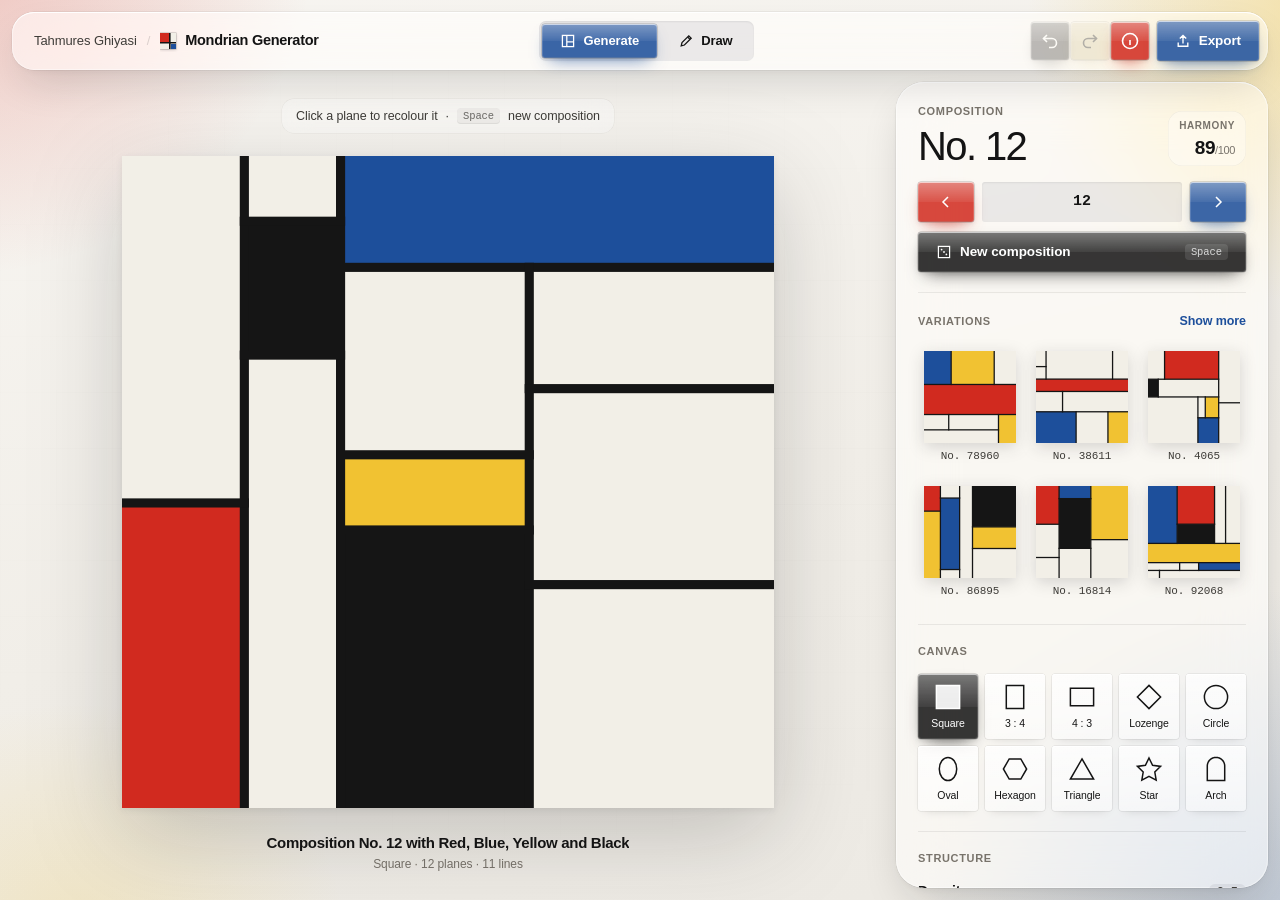
<file: mondrian-generator/index.html>
<!DOCTYPE html>
<html lang="en">
<head>
<meta charset="utf-8">
<meta name="viewport" content="width=device-width, initial-scale=1, viewport-fit=cover">
<title>Mondrian Generator — Tahmures Ghiyasi</title>
<meta name="description" content="Draw a few rough lines and a machine-learning system completes them into a Mondrian-style composition. A computational design and human–robot co-authorship project by Tahmures Ghiyasi.">
<meta name="author" content="Tahmures Ghiyasi">
<meta name="theme-color" content="#F4F2EE">
<meta name="color-scheme" content="light">
<!-- Live at https://tahmuresghiyasi.com/mondrian-generator/ -->
<link rel="canonical" href="https://tahmuresghiyasi.com/mondrian-generator/">
<meta property="og:type" content="website">
<meta property="og:site_name" content="Tahmures Ghiyasi">
<meta property="og:title" content="Mondrian Generator">
<meta property="og:description" content="Draw a line. The system completes the painting. A computational design and human–robot co-authorship project.">
<meta property="og:url" content="https://tahmuresghiyasi.com/mondrian-generator/">
<meta property="og:image" content="https://tahmuresghiyasi.com/mondrian-generator/og-image.png">
<meta property="og:image:width" content="1200">
<meta property="og:image:height" content="630">
<meta property="og:image:alt" content="A Mondrian-style composition of black lines and red, blue and yellow planes.">
<meta name="twitter:card" content="summary_large_image">
<meta name="apple-mobile-web-app-capable" content="yes">
<meta name="mobile-web-app-capable" content="yes">
<meta name="apple-mobile-web-app-title" content="Mondrian">
<link rel="manifest" href="manifest.webmanifest">
<link rel="apple-touch-icon" href="apple-touch-icon.png">
<link rel="icon" href="data:image/svg+xml,%3Csvg xmlns='http://www.w3.org/2000/svg' viewBox='0 0 16 16'%3E%3Crect width='16' height='16' fill='%23F2EFE7'/%3E%3Crect width='9' height='9' fill='%23D12A1F'/%3E%3Crect x='11' y='11' width='5' height='5' fill='%231D4F9B'/%3E%3Cpath d='M9.8 0v16M0 9.8h16' stroke='%23151515' stroke-width='1.6'/%3E%3C/svg%3E">
<style>
/* ============================================================
   Mondrian Generator — liquid-glass interface
   Mondrian palette on a soft wallpaper; frosted, floating panels.
   ============================================================ */
:root{
  --paper:#F4F2EE; --panel:#FCFBF8; --ink:#141414; --ink-2:#3E3C38; --muted:#78736B;
  --hover:rgba(20,20,20,.055); --press:rgba(20,20,20,.09);
  --rule:rgba(20,20,20,.075); --rule-2:rgba(20,20,20,.15); --focus:#1D4F9B;
  --c-white:#F2EFE7; --c-red:#D12A1F; --c-blue:#1D4F9B; --c-yellow:#F1C232; --c-black:#151515;
  --font:-apple-system,BlinkMacSystemFont,"SF Pro Text","SF Pro Display","Segoe UI Variable Text","Segoe UI",Inter,"Helvetica Neue",Helvetica,Arial,sans-serif;
  --mono:ui-monospace,"SF Mono",SFMono-Regular,Menlo,Consolas,"Liberation Mono",monospace;
  --ease:cubic-bezier(.2,.8,.2,1); --spring:cubic-bezier(.3,1.35,.6,1);

  /* glass */
  --glass:rgba(255,255,255,.56);
  --glass-hi:rgba(255,255,255,.74);
  --glass-lo:rgba(255,255,255,.34);
  --glass-fill:rgba(118,118,128,.12);
  --glass-blur:saturate(185%) blur(28px);
  --glass-shadow:
     inset 0 1px 0 rgba(255,255,255,.9),
     inset 0 0 0 1px rgba(255,255,255,.42),
     0 0 0 .5px rgba(20,20,20,.09),
     0 2px 6px rgba(20,20,20,.04),
     0 18px 44px -12px rgba(20,20,20,.20);
  --glass-shadow-sm:
     inset 0 1px 0 rgba(255,255,255,.9),
     inset 0 0 0 1px rgba(255,255,255,.4),
     0 0 0 .5px rgba(20,20,20,.08),
     0 6px 18px -6px rgba(20,20,20,.16);
  --r-xl:28px; --r-lg:20px; --r-md:14px; --r-sm:10px;

  --insp:372px; --top:58px; --thumb:22px; --gap:12px;
}
*,*::before,*::after{box-sizing:border-box}
[hidden]{display:none!important}
html,body{height:100%;margin:0;background:var(--paper)}
body{color:var(--ink);font:14px/1.45 var(--font);letter-spacing:-.006em;-webkit-font-smoothing:antialiased;text-rendering:optimizeLegibility;-webkit-tap-highlight-color:transparent}
p{margin:0}
a{color:inherit}
button{font:inherit;color:inherit;letter-spacing:inherit}
svg{flex:none}
:focus-visible{outline:2px solid var(--focus);outline-offset:2px}
.vh{position:absolute!important;width:1px;height:1px;overflow:hidden;clip:rect(0 0 0 0);white-space:nowrap}
kbd{font:500 10.5px/1 var(--mono);padding:3px 6px;border-radius:0;background:rgba(20,20,20,.06);box-shadow:inset 0 -1px 0 rgba(20,20,20,.08);color:inherit;opacity:.75}

/* ---- wallpaper: Mondrian colours, diffused ---- */
body::before{content:"";position:fixed;inset:0;z-index:0;pointer-events:none;
  background:
    radial-gradient(42vmax 38vmax at -4% -6%, color-mix(in srgb,var(--c-red) 26%,transparent), transparent 68%),
    radial-gradient(36vmax 34vmax at 104% 2%, color-mix(in srgb,var(--c-yellow) 38%,transparent), transparent 66%),
    radial-gradient(44vmax 40vmax at 102% 104%, color-mix(in srgb,var(--c-blue) 24%,transparent), transparent 68%),
    radial-gradient(30vmax 26vmax at 6% 104%, color-mix(in srgb,var(--c-yellow) 20%,transparent), transparent 70%),
    linear-gradient(165deg,#F8F6F2 0%,#F1EEE8 55%,#ECE9E3 100%)}
body::after{content:"";position:fixed;inset:0;z-index:0;pointer-events:none;opacity:.5;
  background-image:linear-gradient(rgba(20,20,20,.025) 1px,transparent 1px),linear-gradient(90deg,rgba(20,20,20,.025) 1px,transparent 1px);
  background-size:56px 56px;mask-image:radial-gradient(ellipse at 40% 50%,#000 20%,transparent 75%);-webkit-mask-image:radial-gradient(ellipse at 40% 50%,#000 20%,transparent 75%)}

/* ---- the glass material ----
   The top bar draws its glass on a pseudo-element so the export menu inside it
   can be a glass sheet of its own (nested backdrop-filters do not compose). */
.inspector,.drawbar,.menu,.bottombar{background:var(--glass);-webkit-backdrop-filter:var(--glass-blur);backdrop-filter:var(--glass-blur);box-shadow:var(--glass-shadow)}
.topbar::before{content:"";position:absolute;inset:0;z-index:-1;border-radius:0;background:var(--glass);-webkit-backdrop-filter:var(--glass-blur);backdrop-filter:var(--glass-blur);box-shadow:var(--glass-shadow)}

/* ================= app shell ================= */
.app{position:relative;z-index:1;display:grid;height:100vh;height:100dvh;padding:var(--gap);gap:var(--gap);
  grid-template-columns:minmax(0,1fr) var(--insp);grid-template-rows:var(--top) minmax(0,1fr);grid-template-areas:"top top" "stage insp"}

/* ---- top bar ---- */
.topbar{grid-area:top;position:relative;z-index:20;display:grid;grid-template-columns:1fr auto 1fr;align-items:center;gap:12px;padding:0 9px 0 22px;border-radius:0}
.tb-left{display:flex;align-items:center;gap:10px;min-width:0;font-size:13px}
.site{color:var(--ink-2);text-decoration:none;white-space:nowrap;transition:color .15s}
.site:hover{color:var(--ink)}
.slash{color:var(--rule-2)}
.brand{display:flex;align-items:center;gap:9px;font-weight:650;font-size:14.5px;letter-spacing:-.02em;white-space:nowrap;overflow:hidden;text-overflow:ellipsis}
.brand svg{border-radius:0;box-shadow:0 0 0 .5px rgba(20,20,20,.25),0 1px 3px rgba(20,20,20,.18)}
.tb-center{display:flex;justify-content:center}
.tb-right{display:flex;align-items:center;justify-content:flex-end;gap:2px}

/* segmented control: recessed track, raised glass thumb */
.seg{display:inline-flex;padding:3px;gap:2px;border-radius:0;background:var(--glass-fill);box-shadow:inset 0 1px 2px rgba(20,20,20,.06)}
.seg button{appearance:none;display:inline-flex;align-items:center;gap:7px;background:transparent;border:0;padding:0 18px;height:34px;border-radius:0;font-size:13px;font-weight:550;color:var(--ink-2);cursor:pointer;white-space:nowrap;transition:background .22s var(--ease),color .22s var(--ease),box-shadow .22s var(--ease),transform .12s}
.seg button:hover{color:var(--ink)}
.seg button:active{transform:scale(.97)}
.seg button[aria-pressed="true"]{background:#fff;color:var(--ink);box-shadow:0 0 0 .5px rgba(20,20,20,.06),0 3px 8px rgba(20,20,20,.12),0 1px 1px rgba(20,20,20,.05)}

.icon-btn{appearance:none;width:38px;height:38px;border:0;padding:0;background:transparent;border-radius:0;display:grid;place-items:center;cursor:pointer;color:var(--ink);transition:background .15s,opacity .15s,transform .12s}
.icon-btn:hover{background:var(--hover)}
.icon-btn:active{background:var(--press);transform:scale(.94)}
.icon-btn:disabled{opacity:.28;cursor:default;background:transparent;transform:none}
.icon-btn.sm{width:32px;height:32px}
.icon-btn.boxed{background:var(--glass-hi);box-shadow:var(--glass-shadow-sm);width:40px;height:40px}
.icon-btn.boxed:hover{background:#fff}

.btn{appearance:none;height:40px;padding:0 18px;border:0;border-radius:0;background:var(--glass-hi);box-shadow:var(--glass-shadow-sm);font-weight:600;font-size:13.5px;cursor:pointer;display:inline-flex;align-items:center;justify-content:center;gap:8px;text-decoration:none;white-space:nowrap;color:var(--ink);transition:background .16s var(--ease),color .16s var(--ease),transform .12s var(--ease),box-shadow .16s,opacity .16s}
.btn:hover{background:#fff}
.btn:active{transform:scale(.97)}
.btn.primary{background:linear-gradient(180deg,#2A2927,var(--ink));color:#fff;box-shadow:inset 0 1px 0 rgba(255,255,255,.16),0 0 0 .5px rgba(0,0,0,.4),0 8px 20px -6px rgba(20,20,20,.45)}
.btn.primary:hover{background:linear-gradient(180deg,#363431,#1d1c1b)}
.btn.primary kbd{background:rgba(255,255,255,.14);box-shadow:none;opacity:.8}
.btn:disabled{opacity:.38;cursor:default;transform:none}
.btn.block{width:100%}
.btn kbd{margin-left:auto}

/* ---- export menu ---- */
.menu-wrap{position:relative;margin-left:6px}
.menu{position:absolute;right:0;top:calc(100% + 12px);width:336px;border-radius:0;padding:7px;z-index:40;background:var(--glass-hi);transform-origin:top right;animation:pop .2s var(--spring)}
.menu-head{display:none}
.mi{appearance:none;display:flex;gap:12px;align-items:flex-start;width:100%;padding:10px 11px;border:0;border-radius:0;background:transparent;text-align:left;cursor:pointer;text-decoration:none;color:var(--ink);transition:background .12s}
.mi:hover,.mi:focus-visible{background:var(--hover);outline:none}
.mi:active{background:var(--press)}
.mi:disabled{opacity:.35;cursor:default;background:transparent}
.mi svg{margin-top:1px;padding:7px;width:32px;height:32px;margin:-4px 0 -4px -2px;border-radius:0;background:rgba(255,255,255,.7);box-shadow:0 0 0 .5px rgba(20,20,20,.08)}
.mi span{display:flex;flex-direction:column;font-weight:550;font-size:13.5px}
.mi small{font-weight:400;font-size:12px;color:var(--muted);margin-top:1px}
.mi.sub{margin-top:6px;position:relative}
.mi.sub::before{content:"";position:absolute;left:12px;right:12px;top:-4px;height:1px;background:var(--rule)}
.scrim{position:fixed;inset:0;z-index:30;background:transparent}
.app.menu-open .topbar{z-index:50}
@keyframes pop{from{opacity:0;transform:scale(.94) translateY(-4px)}to{opacity:1;transform:none}}
@keyframes sheetIn{from{opacity:.3;transform:translateY(28px) scale(.98)}to{opacity:1;transform:none}}
@keyframes rise{from{opacity:0;transform:translateY(8px)}to{opacity:1;transform:none}}

/* ================= stage ================= */
.stage{grid-area:stage;display:flex;flex-direction:column;min-width:0;min-height:0;padding:6px 16px 8px}
.stage-bar{display:flex;align-items:center;justify-content:center;min-height:56px}
.stage-hint{font-size:12.5px;color:var(--ink-2);display:flex;align-items:center;gap:8px;padding:8px 14px;border-radius:0;background:var(--glass-lo);-webkit-backdrop-filter:blur(14px);backdrop-filter:blur(14px);box-shadow:0 0 0 .5px rgba(20,20,20,.06)}
.drawbar{display:flex;align-items:center;gap:4px;padding:5px;border-radius:0;animation:rise .28s var(--ease)}
.toolset{display:flex;gap:3px}
.tool{appearance:none;width:42px;height:42px;border:0;border-radius:0;background:transparent;display:grid;place-items:center;cursor:pointer;padding:0;transition:background .15s,box-shadow .2s var(--ease),transform .14s var(--spring)}
.tool:hover{background:var(--hover)}
.tool:active{transform:scale(.9)}
.tool[aria-checked="true"]{background:#fff;box-shadow:0 0 0 .5px rgba(20,20,20,.08),0 4px 10px rgba(20,20,20,.14)}
.tool .sw{width:20px;height:20px;display:block;border-radius:0;box-shadow:inset 0 0 0 .5px rgba(0,0,0,.18),inset 0 1px 1px rgba(255,255,255,.35)}
.tool .bar{width:20px;height:4px;border-radius:0;background:var(--c-black);display:block}
.tool[aria-checked="true"] .sw{box-shadow:inset 0 0 0 .5px rgba(0,0,0,.18),0 0 0 3px #fff,0 0 0 4.5px currentColor}
.tool[data-tool="red"]{color:var(--c-red)} .tool[data-tool="blue"]{color:var(--c-blue)} .tool[data-tool="yellow"]{color:var(--c-yellow)}
.sep{width:1px;height:22px;background:var(--rule-2);margin:0 5px}
.tbtn{appearance:none;height:42px;padding:0 13px;border:0;border-radius:0;background:transparent;display:inline-flex;align-items:center;gap:7px;font-size:13px;font-weight:550;cursor:pointer;transition:background .15s,color .15s,transform .12s;user-select:none;-webkit-user-select:none;touch-action:manipulation}
.tbtn:hover{background:var(--hover)}
.tbtn:active{transform:scale(.96)}
.tbtn[aria-pressed="true"]{background:var(--ink);color:#fff}
.tbtn:disabled{opacity:.3;cursor:default;background:transparent;transform:none}

.canvas-wrap{flex:1;min-height:0;position:relative;display:flex;align-items:center;justify-content:center;margin:4px 0}
#art{display:block;border-radius:0;filter:drop-shadow(0 0 .5px rgba(20,20,20,.35)) drop-shadow(0 2px 3px rgba(20,20,20,.08)) drop-shadow(0 26px 46px rgba(20,20,20,.20));user-select:none;-webkit-user-select:none;-webkit-touch-callout:none}
#art[data-mode="generate"] .cell{cursor:pointer;transition:filter .12s}
#art[data-mode="generate"] .cell:hover{filter:brightness(.96)}
#art[data-mode="draw"]{cursor:crosshair;touch-action:none}
#art.fresh #comp{animation:fresh .42s var(--ease)}
@keyframes fresh{from{opacity:.15}to{opacity:1}}
#comp.ghost{opacity:.13;filter:saturate(.6)}
#interp .chip{cursor:pointer}
#interp .chip:hover rect{fill:var(--ink)}
#interp .chip:hover text{fill:var(--panel)}
#interp text{font-family:var(--mono);font-weight:600;letter-spacing:.04em}
.empty{position:absolute;inset:0;display:flex;flex-direction:column;align-items:center;justify-content:center;text-align:center;pointer-events:none;padding:28px}
.empty-title{font-size:24px;font-weight:650;letter-spacing:-.025em;margin-bottom:8px}
.empty p:last-child{max-width:340px;color:var(--ink-2);font-size:13.5px}

.caption,.complete-row{min-height:60px}
.caption{display:flex;flex-direction:column;align-items:center;justify-content:center;text-align:center;gap:2px;padding-top:6px;min-width:0}
.cap-title{font-size:15px;font-weight:650;letter-spacing:-.02em;max-width:100%;overflow:hidden;text-overflow:ellipsis;white-space:nowrap}
.cap-meta{font-size:12px;color:var(--muted);font-variant-numeric:tabular-nums;max-width:100%;overflow:hidden;text-overflow:ellipsis;white-space:nowrap}
.cap-stats{display:none}

/* the "complete" call to action (draw mode, while sketching) */
.complete-row{display:flex;align-items:center;justify-content:center;gap:14px;padding-top:6px;animation:rise .24s var(--ease)}
.complete-note{font-size:12.5px;color:var(--ink-2);font-variant-numeric:tabular-nums}
.cta{height:46px;padding:0 10px 0 20px;font-size:14.5px;gap:10px}
.cta .cta-ic{display:grid;place-items:center;width:22px;height:22px;border-radius:0;background:conic-gradient(var(--c-red) 0 25%,var(--c-yellow) 0 50%,var(--c-blue) 0 75%,#fff 0);box-shadow:0 0 0 1.5px rgba(255,255,255,.9)}
.cta .cta-ic svg{display:none}
.cta:not(:disabled){animation:ctaIn .4s var(--spring)}
.cta:disabled .cta-ic{filter:grayscale(1);opacity:.6}
@keyframes ctaIn{from{transform:scale(.92)}to{transform:none}}

/* ================= inspector ================= */
.inspector{grid-area:insp;display:flex;flex-direction:column;min-height:0;border-radius:0;overflow:hidden}
.sheet-head{display:none}
.insp-body{flex:1;min-height:0;overflow-y:auto;overscroll-behavior:contain;scrollbar-width:thin;scrollbar-color:rgba(20,20,20,.18) transparent}
.section{padding:20px 22px;position:relative}
.section::before,.insp-foot::before{content:"";position:absolute;top:0;left:22px;right:22px;height:1px;background:var(--rule)}
.app[data-mode="generate"] #drawSection{display:none}
.section h2,.eyebrow{display:block;font-size:11px;letter-spacing:.06em;text-transform:uppercase;color:var(--muted);font-weight:650;margin:0 0 14px}
.eyebrow{margin-bottom:6px}
.sec-head{display:flex;justify-content:space-between;align-items:baseline;margin-bottom:12px}
.sec-head h2{margin:0}
.group+.group{margin-top:22px}

.head{padding:22px 22px 20px}
.no-row{display:flex;justify-content:space-between;align-items:flex-end;margin-bottom:16px;gap:12px}
.no{font-size:40px;font-weight:300;letter-spacing:-.04em;line-height:1;font-variant-numeric:tabular-nums;white-space:nowrap}
.stats{display:flex;gap:8px}
.stat{text-align:right;padding:8px 11px 9px;border-radius:0;background:var(--glass-lo);box-shadow:inset 0 0 0 .5px rgba(20,20,20,.06)}
.stat .eyebrow{font-size:10px;margin-bottom:4px}
.stat-val{font:600 19px/1 var(--font);letter-spacing:-.02em;font-variant-numeric:tabular-nums}
.stat-val small{font-size:11px;color:var(--muted);font-weight:500}
.seed-row{display:flex;gap:8px;margin-bottom:10px}
.seed-row input{flex:1;min-width:0;height:40px;border:0;border-radius:0;background:var(--glass-fill);box-shadow:inset 0 1px 2px rgba(20,20,20,.06);text-align:center;font:600 15px var(--mono);color:var(--ink);-moz-appearance:textfield;transition:box-shadow .15s,background .15s}
.seed-row input:hover{background:rgba(118,118,128,.16)}
.seed-row input:focus{outline:none;background:#fff;box-shadow:0 0 0 3px color-mix(in srgb,var(--focus) 30%,transparent)}
.seed-row input::-webkit-inner-spin-button,.seed-row input::-webkit-outer-spin-button{-webkit-appearance:none;margin:0}

.vars{display:grid;grid-template-columns:repeat(3,1fr);gap:8px}
.var{appearance:none;border:0;border-radius:0;background:transparent;padding:9px 6px 7px;cursor:pointer;display:flex;flex-direction:column;align-items:center;gap:7px;transition:background .15s,box-shadow .15s,transform .14s var(--spring);min-width:0}
.var:hover{background:var(--glass-hi);box-shadow:var(--glass-shadow-sm)}
.var:active{transform:scale(.96)}
.var .th{width:100%;aspect-ratio:1;display:flex;align-items:center;justify-content:center}
.var svg{max-width:100%;max-height:100%;display:block;filter:drop-shadow(0 0 .5px rgba(20,20,20,.3)) drop-shadow(0 4px 8px rgba(20,20,20,.16))}
.var span{font:500 11px var(--mono);color:var(--ink-2)}
.vars-empty{grid-column:1/-1;font-size:12.5px;color:var(--muted);padding:12px 14px;border-radius:0;background:var(--glass-lo);box-shadow:inset 0 0 0 .5px rgba(20,20,20,.06)}

.formats{display:grid;grid-template-columns:repeat(5,1fr);gap:7px}
.fmt{appearance:none;border:0;border-radius:0;background:var(--glass-lo);box-shadow:inset 0 0 0 .5px rgba(20,20,20,.08);padding:10px 2px 8px;display:flex;flex-direction:column;align-items:center;gap:6px;cursor:pointer;font-size:10.5px;font-weight:500;color:var(--ink-2);min-width:0;transition:background .15s,box-shadow .2s,color .15s,transform .14s var(--spring)}
.fmt:hover{background:var(--glass-hi);color:var(--ink)}
.fmt:active{transform:scale(.94)}
.fmt svg{width:26px;height:26px;display:block;overflow:visible}
.fmt .ic{fill:transparent;stroke:var(--ink);stroke-width:1.5;transition:fill .18s}
.fmt[aria-pressed="true"]{background:#fff;color:var(--ink);box-shadow:0 0 0 1.5px var(--ink),0 6px 14px -4px rgba(20,20,20,.22)}
.fmt[aria-pressed="true"] .ic{fill:var(--c-red)}
.fmt span{white-space:nowrap;overflow:hidden;text-overflow:ellipsis;max-width:100%}

.field{margin-bottom:18px}
.field:last-child{margin-bottom:0}
.field-head{display:flex;justify-content:space-between;align-items:baseline;margin-bottom:2px}
.field-head label{font-weight:550}
.field-head output{font:600 12px var(--mono);color:var(--ink-2);font-variant-numeric:tabular-nums;padding:2px 8px;border-radius:0;background:var(--glass-fill)}
.hint{font-size:12px;color:var(--muted);margin-top:2px}

/* sliders: rounded track, Mondrian-coloured thumbs with a white glass ring */
input[type=range]{-webkit-appearance:none;appearance:none;width:100%;height:32px;background:transparent;margin:0;cursor:pointer;touch-action:pan-y;--p:50%;--accent:var(--c-red)}
input[type=range][data-accent="blue"]{--accent:var(--c-blue)}
input[type=range][data-accent="yellow"]{--accent:var(--c-yellow)}
input[type=range]::-webkit-slider-runnable-track{height:5px;border-radius:0;background:linear-gradient(var(--ink),var(--ink)) 0/var(--p) 100% no-repeat,rgba(118,118,128,.2)}
input[type=range]::-webkit-slider-thumb{-webkit-appearance:none;box-sizing:border-box;width:var(--thumb);height:var(--thumb);border-radius:0;background:var(--accent);border:3px solid #fff;margin-top:calc((5px - var(--thumb)) / 2);box-shadow:0 0 0 .5px rgba(20,20,20,.18),0 3px 8px rgba(20,20,20,.25);transition:transform .16s var(--spring)}
input[type=range]:hover::-webkit-slider-thumb{transform:scale(1.08)}
input[type=range]:active::-webkit-slider-thumb{transform:scale(1.2)}
input[type=range]::-moz-range-track{height:5px;border-radius:0;background:rgba(118,118,128,.2)}
input[type=range]::-moz-range-progress{height:5px;border-radius:0;background:var(--ink)}
input[type=range]::-moz-range-thumb{box-sizing:border-box;width:var(--thumb);height:var(--thumb);border-radius:0;background:var(--accent);border:3px solid #fff;box-shadow:0 0 0 .5px rgba(20,20,20,.18),0 3px 8px rgba(20,20,20,.25)}
input[type=range]:focus-visible{outline:none}
input[type=range]:focus-visible::-webkit-slider-thumb{box-shadow:0 0 0 .5px rgba(20,20,20,.18),0 0 0 4px color-mix(in srgb,var(--focus) 35%,transparent)}
input[type=range]:focus-visible::-moz-range-thumb{box-shadow:0 0 0 4px color-mix(in srgb,var(--focus) 35%,transparent)}

/* switches: iOS-style, the "on" track takes the Mondrian accent */
.switch{display:flex;align-items:center;justify-content:space-between;gap:12px;cursor:pointer;font-weight:550;min-height:34px}
.switch input{--accent:var(--c-red);appearance:none;-webkit-appearance:none;width:46px;height:28px;border:0;border-radius:0;background:rgba(118,118,128,.22);position:relative;margin:0;cursor:pointer;flex:none;transition:background .22s var(--ease)}
.switch input[data-accent="blue"]{--accent:var(--c-blue)}
.switch input[data-accent="yellow"]{--accent:var(--c-yellow)}
.switch input::before{content:"";position:absolute;top:2px;left:2px;width:24px;height:24px;border-radius:0;background:#fff;box-shadow:0 0 0 .5px rgba(0,0,0,.06),0 3px 7px rgba(0,0,0,.18);transition:transform .26s var(--spring)}
.switch input:checked{background:var(--accent)}
.switch input:checked::before{transform:translateX(18px)}
.switch input:focus-visible{outline:2px solid var(--focus);outline-offset:2px}

.palettes{display:grid;grid-template-columns:1fr 1fr;gap:8px;margin-bottom:18px}
.pal{appearance:none;border:0;border-radius:0;background:var(--glass-lo);box-shadow:inset 0 0 0 .5px rgba(20,20,20,.08);padding:9px;text-align:left;cursor:pointer;transition:background .15s,box-shadow .2s,transform .14s var(--spring)}
.pal:hover{background:var(--glass-hi)}
.pal:active{transform:scale(.97)}
.pal[aria-pressed="true"]{background:#fff;box-shadow:0 0 0 1.5px var(--ink),0 6px 14px -4px rgba(20,20,20,.2)}
.chips{display:flex;height:20px;margin-bottom:7px;border-radius:0;overflow:hidden;box-shadow:inset 0 0 0 .5px rgba(0,0,0,.12)}
.chips i{flex:1}
.chips i:first-child{flex:2.2}
.pal span{font-size:12px;font-weight:550;color:var(--ink-2)}
.model-card{margin-top:16px;padding:12px 14px;border-radius:0;background:var(--glass-lo);box-shadow:inset 0 0 0 .5px rgba(20,20,20,.07)}
.model-card p{font-size:12px;color:var(--ink-2);margin-top:2px}
.link{appearance:none;background:none;border:0;padding:0;cursor:pointer;font-size:12.5px;font-weight:550;color:var(--focus);text-decoration:none}
.link:hover{text-decoration:underline;text-underline-offset:3px}
.model-card .link{margin-top:6px}
.insp-foot{padding:20px 22px 24px;display:flex;flex-direction:column;gap:14px;position:relative}
.credit{padding:16px;border-radius:0;background:var(--glass-lo);box-shadow:inset 0 0 0 .5px rgba(20,20,20,.07)}
.credit p{font-size:13px;color:var(--ink-2);line-height:1.5}
.credit p a{color:var(--ink);font-weight:650;text-decoration:none;border-bottom:1px solid var(--rule-2)}
.credit p a:hover{border-bottom-color:var(--ink)}
.credit-links{display:flex;flex-wrap:wrap;gap:8px;margin-top:12px}
.credit-links a{font-size:12.5px;font-weight:600;text-decoration:none;color:var(--ink);padding:7px 12px;border-radius:0;background:var(--glass-hi);box-shadow:var(--glass-shadow-sm);transition:background .15s,color .15s}
.credit-links a:hover{background:var(--ink);color:#fff}
.foot-row{display:flex;justify-content:space-between;align-items:center;gap:12px;font-size:11px;color:var(--muted)}
.fine{font-size:11px;color:var(--muted);line-height:1.6}

/* ================= bottom bar, callout, toast, dialog ================= */
.bottombar{display:none}
.callout{position:absolute;top:calc(var(--top) + var(--gap) + 12px);left:50%;transform:translateX(-50%);z-index:25;width:min(370px,calc(100% - 24px));background:rgba(28,28,30,.78);-webkit-backdrop-filter:saturate(180%) blur(24px);backdrop-filter:saturate(180%) blur(24px);color:#fff;padding:13px 46px 13px 16px;border-radius:0;font-size:13px;line-height:1.45;box-shadow:inset 0 1px 0 rgba(255,255,255,.12),0 18px 40px -10px rgba(20,20,20,.45);animation:pop .3s var(--spring)}
.callout::before{content:"";position:absolute;top:-5px;left:calc(50% + 46px);width:12px;height:12px;background:rgba(28,28,30,.78);transform:rotate(45deg);border-radius:0}
.callout .icon-btn{position:absolute;top:7px;right:7px;color:#fff}
.callout .icon-btn:hover{background:rgba(255,255,255,.14)}
.toast{position:fixed;left:calc((100% - var(--insp) - var(--gap)) / 2);bottom:96px;transform:translate(-50%,12px) scale(.96);background:rgba(28,28,30,.8);-webkit-backdrop-filter:saturate(180%) blur(24px);backdrop-filter:saturate(180%) blur(24px);color:#fff;padding:11px 16px 11px 18px;border-radius:0;font-size:13px;font-weight:500;opacity:0;pointer-events:none;transition:opacity .2s var(--ease),transform .3s var(--spring);z-index:60;max-width:calc(100% - 24px);display:flex;align-items:center;gap:14px;box-shadow:inset 0 1px 0 rgba(255,255,255,.12),0 14px 34px -8px rgba(20,20,20,.45)}
.toast.show{opacity:1;transform:translate(-50%,0)}
.toast.show button{pointer-events:auto}
.toast button{appearance:none;border:0;background:none;color:var(--c-yellow);font-weight:650;cursor:pointer;padding:4px 2px;white-space:nowrap}
dialog{border:0;padding:0;max-width:640px;width:calc(100% - 32px);border-radius:0;background:rgba(252,251,248,.82);-webkit-backdrop-filter:saturate(180%) blur(30px);backdrop-filter:saturate(180%) blur(30px);color:var(--ink);box-shadow:var(--glass-shadow),0 40px 90px -20px rgba(20,20,20,.35)}
dialog[open]{animation:pop .28s var(--spring)}
dialog::backdrop{background:rgba(20,20,20,.22);-webkit-backdrop-filter:blur(6px);backdrop-filter:blur(6px)}
.dlg{padding:30px 32px 26px;max-height:82vh;overflow:auto}
.dlg h2{font-size:26px;font-weight:700;letter-spacing:-.03em;margin:0 0 6px}
.dlg h3{font-size:11px;letter-spacing:.06em;text-transform:uppercase;color:var(--muted);margin:24px 0 8px}
.dlg p,.dlg li{color:var(--ink-2);font-size:13.5px}
.dlg ol{padding-left:18px;margin:0}
.dlg li{margin-bottom:6px}
.dlg li strong{color:var(--ink)}
.keys{display:grid;grid-template-columns:auto 1fr;gap:7px 14px;font-size:13px;color:var(--ink-2);align-items:center}
.keys kbd{justify-self:start}
.dlg-foot{display:flex;justify-content:space-between;align-items:center;margin-top:24px;gap:16px}
.dlg-foot small{color:var(--muted);font-size:11px}
.dlg .lede{font-size:16.5px;color:var(--ink);line-height:1.5;margin:6px 0 12px;letter-spacing:-.012em}
.dlg p+p{margin-top:10px}
.dlg-links a,.dlg .credits a{color:var(--focus);font-weight:600;text-decoration:none}
.dlg-links{margin-top:14px}
.stat-line{margin-top:12px;padding:12px 14px;border-radius:0;background:rgba(255,255,255,.6);box-shadow:inset 3px 0 0 var(--c-red),inset 0 0 0 .5px rgba(20,20,20,.07)}
.credits{font-size:12.5px!important;line-height:1.7}

/* ================= tablet ================= */
@media (max-width:1100px){
  :root{--insp:330px}
  .stage{padding:4px 8px 6px}
  .seg button{padding:0 14px}
}
@media (max-width:900px) and (min-width:761px){
  .site,.slash{display:none}
}

/* ================= phone ================= */
@media (max-width:760px){
  :root{--top:52px;--thumb:26px;--gap:8px}
  html,body{overflow:hidden;overscroll-behavior:none}
  .app{padding:0;gap:0;grid-template-columns:1fr;grid-template-rows:auto minmax(0,1fr) auto auto;grid-template-areas:"top" "stage" "insp" "bottom"}
  .topbar{grid-template-columns:1fr auto;height:var(--top);margin:calc(env(safe-area-inset-top) + 8px) 10px 0;padding:0 4px 0 16px}
  .site,.slash,.tb-center,.desktop-only,.stage-hint{display:none!important}
  .brand{font-size:15px}
  .icon-btn{width:44px;height:44px}
  #exportBtn{width:44px;height:44px;padding:0;background:transparent;box-shadow:none;color:var(--ink)}
  #exportBtn:hover{background:var(--hover)}
  #exportBtn .lbl,#exportBtn kbd{display:none}
  .stage{padding:8px 12px 6px}
  .canvas-wrap{order:1;margin:0}
  .caption,.complete-row{order:2;min-height:56px}
  .caption{padding-top:6px}
  .complete-row{padding-top:8px}
  .complete-note{display:none}
  .cta{width:min(100%,330px);height:48px;justify-content:center;padding:0 20px}
  .cta kbd{display:none}
  .stage-bar{order:3;min-height:0}
  .drawbar{margin-top:6px;max-width:100%;overflow-x:auto;scrollbar-width:none;box-shadow:var(--glass-shadow-sm)}
  .drawbar::-webkit-scrollbar{display:none}
  .toolset{gap:1px}
  .tool{width:44px;height:44px}
  .tbtn{height:44px;width:44px;padding:0;justify-content:center}
  .tbtn span{display:none}
  .sep{margin:0 3px}
  .cap-title{font-size:14px}
  .cap-stats{display:inline}
  .inspector{display:none;margin:0 8px 8px;border-radius:0;max-height:min(50dvh,460px)}
  .app[data-sheet="open"] .inspector{display:flex;animation:sheetIn .32s var(--spring)}
  .sheet-head{display:flex;align-items:center;gap:2px;padding:14px 4px 4px 8px;position:relative}
  .sheet-head::before{content:"";position:absolute;top:6px;left:50%;width:36px;height:5px;border-radius:0;background:rgba(20,20,20,.18);transform:translateX(-50%)}
  .tabs{display:flex;flex:1;gap:2px;overflow-x:auto;scrollbar-width:none;padding:3px;border-radius:0;background:var(--glass-fill)}
  .tabs::-webkit-scrollbar{display:none}
  .tabs button{appearance:none;flex:1;border:0;background:transparent;padding:0 10px;font-size:13px;font-weight:550;color:var(--ink-2);border-radius:0;white-space:nowrap;cursor:pointer;min-height:38px;transition:background .2s var(--ease),box-shadow .2s}
  .tabs button[aria-selected="true"]{color:var(--ink);background:#fff;box-shadow:0 0 0 .5px rgba(20,20,20,.06),0 3px 8px rgba(20,20,20,.12)}
  .insp-body>[data-tab]{display:none}
  .insp-body>[data-tab].on{display:block}
  .app[data-mode="generate"] .insp-body>#drawSection.on{display:none}
  .insp-foot.on{display:flex!important}
  .section,.head{padding:16px 18px}
  .section::before,.insp-foot::before{left:18px;right:18px}
  .section::before{display:none}
  .head .btn.block{display:none}
  .no{font-size:30px}
  .no-row{margin-bottom:12px}
  .head .stats{display:none}
  .seed-row input,.icon-btn.boxed{height:44px}
  .icon-btn.boxed{width:44px}
  .insp-foot{padding:16px 18px 20px}
  .field{margin-bottom:14px}
  input[type=range]{height:44px}
  .switch{min-height:44px}
  .switch input{width:51px;height:31px}
  .switch input::before{width:27px;height:27px}
  .switch input:checked::before{transform:translateX(20px)}
  .fmt{padding:10px 2px 8px}
  .bottombar{grid-area:bottom;display:grid;grid-template-columns:repeat(4,1fr);gap:2px;margin:0 10px calc(env(safe-area-inset-bottom) + 10px);padding:5px;border-radius:0;z-index:20}
  .bb{appearance:none;border:0;background:transparent;border-radius:0;display:flex;flex-direction:column;align-items:center;justify-content:center;gap:1px;height:54px;font-size:10.5px;font-weight:600;color:var(--ink-2);cursor:pointer;touch-action:manipulation;transition:background .2s var(--ease),color .2s,transform .14s var(--spring)}
  .bb:active{transform:scale(.94)}
  .bb .bb-ic{width:28px;height:26px;display:grid;place-items:center}
  .bb[aria-pressed="true"],.bb[aria-expanded="true"]{color:var(--ink);background:#fff;box-shadow:0 0 0 .5px rgba(20,20,20,.06),0 4px 12px rgba(20,20,20,.14)}
  .menu{position:fixed;left:8px;right:8px;bottom:calc(env(safe-area-inset-bottom) + 8px);top:auto;width:auto;border-radius:0;padding:8px 8px 10px;transform-origin:bottom center;animation:sheetIn .3s var(--spring)}
  .menu-head{display:flex;justify-content:space-between;align-items:center;padding:4px 4px 8px 12px;margin-bottom:2px;font-size:14px}
  .mi{padding:12px;min-height:56px}
  .scrim{background:rgba(20,20,20,.22);-webkit-backdrop-filter:blur(4px);backdrop-filter:blur(4px)}
  .callout{top:auto;bottom:calc(84px + env(safe-area-inset-bottom));transform:none;left:12px;width:calc(100% - 24px)}
  .callout::before{top:auto;bottom:-5px;left:calc(62.5% - 18px)}
  .toast{left:50%;bottom:auto;top:calc(var(--top) + env(safe-area-inset-top) + 18px);transform:translate(-50%,-10px) scale(.96)}
  .toast.show{transform:translate(-50%,0)}
  dialog{width:100%;max-width:none;height:100%;max-height:none;margin:0;border-radius:0}
  .dlg{max-height:none;height:100%;padding:calc(24px + env(safe-area-inset-top)) 20px calc(24px + env(safe-area-inset-bottom))}
}

/* ================= Mondrian glass =================
   Panels stay soft, rounded, frosted glass. Every control inside them is a square or a
   rectangle of tinted glass: action buttons carry a primary colour, dealt at random on each
   visit so no two neighbours share one (the engine's own rule for planes); options are clear
   glass until chosen, then take their colour. */
:root{--sq:3px}
[data-c="red"]{--bc:var(--c-red);--fc:#fff}
[data-c="blue"]{--bc:var(--c-blue);--fc:#fff}
[data-c="yellow"]{--bc:var(--c-yellow);--fc:var(--c-black)}
[data-c="black"]{--bc:var(--c-black);--fc:#fff}

/* containers: rounded glass */
.topbar{border-radius:22px}
.topbar::before{border-radius:inherit}
.inspector{border-radius:28px}
.drawbar{border-radius:18px;gap:6px;padding:6px}
.menu{border-radius:22px}
dialog{border-radius:28px}
.callout{border-radius:18px}
.callout::before{border-radius:2px}
.toast{border-radius:16px}
.stage-hint{border-radius:12px}
.stat,.vars-empty,.model-card,.var,.mi{border-radius:14px}
.credit{border-radius:18px}
kbd{border-radius:4px}
.sheet-head::before{border-radius:3px}
.field-head output{background:var(--glass-fill);padding:2px 8px;border-radius:6px}

/* controls: square glass tiles */
.mb,.mo,.tool,.fmt,.pal,.seed-row input,.switch input,.mi svg{border-radius:var(--sq)!important}
.mb,.mo{border:0!important;transition:filter .15s,transform .14s var(--spring),background .2s var(--ease),box-shadow .2s var(--ease),color .2s}
.mb,.mo[aria-pressed="true"],.mo[aria-selected="true"],.mo[aria-expanded="true"]{
  color:var(--fc)!important;
  background:linear-gradient(180deg,rgba(255,255,255,.34) 0%,rgba(255,255,255,.06) 50%,rgba(255,255,255,0) 51%),color-mix(in srgb,var(--bc) 86%,transparent)!important;
  box-shadow:inset 0 1px 0 rgba(255,255,255,.55),inset 0 0 0 1px rgba(255,255,255,.16),inset 0 -1px 0 rgba(0,0,0,.14),
             0 0 0 .5px rgba(20,20,20,.28),0 8px 18px -8px color-mix(in srgb,var(--bc) 75%,transparent),0 2px 4px rgba(20,20,20,.08)!important}
@media (hover:hover){.mb:hover:not(:disabled){filter:brightness(1.07) saturate(1.05)}}
.mb:active:not(:disabled),.mo:active{transform:scale(.95)}
.mb:disabled{opacity:.32!important;filter:saturate(.3)}
.mb[aria-pressed="true"]{box-shadow:0 0 0 2.5px #fff,0 0 0 4px var(--c-black),0 8px 18px -6px rgba(20,20,20,.35)!important}
.mb kbd{background:rgba(255,255,255,.2);box-shadow:none;opacity:.9}
.mb[data-c="yellow"] kbd{background:rgba(20,20,20,.1)}
.mo{color:var(--ink)!important;background:linear-gradient(180deg,rgba(255,255,255,.78),rgba(255,255,255,.48))!important;
  box-shadow:inset 0 1px 0 rgba(255,255,255,.95),0 0 0 .5px rgba(20,20,20,.12),0 4px 10px -6px rgba(20,20,20,.2)!important}
@media (hover:hover){.mo:not([aria-pressed="true"]):not([aria-selected="true"]):not([aria-expanded="true"]):hover{background:rgba(255,255,255,.92)!important}}
@media (min-width:761px){.icon-btn.mb[data-shape="wide"]{width:56px}}

/* segmented control, tabs, tab bar: clear when off, a square of colour glass when on */
.seg{padding:3px;gap:3px;border-radius:7px;background:var(--glass-fill);box-shadow:inset 0 1px 2px rgba(20,20,20,.07)}
.seg .mo:not([aria-pressed="true"]),.tabs .mo:not([aria-selected="true"]),.bb.mo:not([aria-pressed="true"]):not([aria-expanded="true"]){background:transparent!important;box-shadow:none!important}
@media (hover:hover){.seg .mo:not([aria-pressed="true"]):hover,.tabs .mo:not([aria-selected="true"]):hover{background:rgba(255,255,255,.5)!important}}

/* brushes: squares of their own colour, glazed */
.tool{border:0;box-shadow:inset 0 1px 0 rgba(255,255,255,.5),inset 0 -1px 0 rgba(0,0,0,.15),0 0 0 .5px rgba(20,20,20,.3),0 4px 10px -4px rgba(20,20,20,.3)!important;
  background-image:linear-gradient(180deg,rgba(255,255,255,.3) 0%,rgba(255,255,255,.05) 50%,rgba(255,255,255,0) 51%);transition:transform .16s var(--spring),box-shadow .2s var(--ease),filter .15s}
.tool[data-tool="black"]{background-color:var(--c-black)} .tool[data-tool="red"]{background-color:var(--c-red)}
.tool[data-tool="blue"]{background-color:var(--c-blue)} .tool[data-tool="yellow"]{background-color:var(--c-yellow)}
.tool:hover{filter:brightness(1.08)}
.tool .sw{display:none}
.tool .bar{background:#fff;border-radius:1px}
.tool[aria-checked="true"]{transform:scale(1.04);box-shadow:0 0 0 2.5px #fff,0 0 0 4px var(--c-black),0 8px 16px -6px rgba(20,20,20,.4)!important}
.toolset{gap:6px}

/* the Complete glyph: a little four-plane Mondrian */
.cta .cta-ic{border-radius:2px!important;background:conic-gradient(var(--c-red) 0 25%,var(--c-yellow) 0 50%,var(--c-blue) 0 75%,#fff 0);box-shadow:0 0 0 1.5px rgba(255,255,255,.9)}

/* fields, switches, sliders, tiles */
.seed-row input{border:0;background:var(--glass-fill);box-shadow:inset 0 1px 2px rgba(20,20,20,.08)}
.seed-row input:focus{background:#fff;box-shadow:0 0 0 3px color-mix(in srgb,var(--focus) 30%,transparent)}
.switch input{border:0;background:rgba(118,118,128,.22);width:46px;height:28px}
.switch input::before{top:2px;left:2px;width:24px;height:24px;border-radius:2px;background:#fff;box-shadow:0 0 0 .5px rgba(0,0,0,.06),0 3px 7px rgba(0,0,0,.2)}
.switch input:checked{background:var(--accent)}
.switch input:checked::before{transform:translateX(18px)}
input[type=range]::-webkit-slider-thumb{border-radius:3px;border:3px solid #fff;box-shadow:0 0 0 .5px rgba(20,20,20,.25),0 3px 8px rgba(20,20,20,.28)}
input[type=range]::-moz-range-thumb{border-radius:3px;border:3px solid #fff;box-shadow:0 0 0 .5px rgba(20,20,20,.25),0 3px 8px rgba(20,20,20,.28)}
input[type=range]::-webkit-slider-runnable-track{height:5px;border-radius:2px}
input[type=range]::-moz-range-track{height:5px;border-radius:2px}
input[type=range]::-moz-range-progress{border-radius:2px}
.fmt.mo .ic{fill:transparent;stroke:var(--ink)}
.fmt.mo[aria-pressed="true"] .ic{fill:rgba(255,255,255,.9);stroke:currentColor}
.fmt.mo[data-c="yellow"][aria-pressed="true"] .ic{fill:#fff;stroke:var(--c-black)}
.pal{border:0;background:linear-gradient(180deg,rgba(255,255,255,.78),rgba(255,255,255,.48));box-shadow:inset 0 1px 0 rgba(255,255,255,.95),0 0 0 .5px rgba(20,20,20,.12),0 4px 10px -6px rgba(20,20,20,.2)}
.pal[aria-pressed="true"]{background:#fff;box-shadow:0 0 0 2.5px #fff,0 0 0 4px var(--c-black),0 8px 16px -6px rgba(20,20,20,.3)}
.chips{border-radius:2px;box-shadow:inset 0 0 0 .5px rgba(0,0,0,.15)}
.mi[data-c] svg{background:linear-gradient(180deg,rgba(255,255,255,.3),rgba(255,255,255,0) 52%),var(--bc);color:var(--fc);box-shadow:inset 0 1px 0 rgba(255,255,255,.45),0 0 0 .5px rgba(20,20,20,.25),0 3px 8px -4px color-mix(in srgb,var(--bc) 70%,transparent)}
.credit-links{gap:8px}
.bb.mo .bb-ic,.bb.mb .bb-ic{background:none!important;color:inherit!important}

@media (max-width:760px){
  .topbar{border-radius:16px;padding:0 8px 0 16px}
  .tb-right{gap:4px}
  .inspector{border-radius:26px}
  .bottombar{border-radius:26px;gap:4px;padding:6px}
  .menu{border-radius:26px}
  dialog{border-radius:0}
  .tabs{padding:3px!important;gap:3px!important;border-radius:7px!important;background:var(--glass-fill)!important}
  .tabs button{min-height:38px}
  .switch input{width:51px;height:31px}
  .switch input::before{width:27px;height:27px}
  .switch input:checked::before{transform:translateX(20px)}
  .drawbar{gap:5px;padding:6px}
  .toolset{gap:5px}
}

/* ================= fallbacks ================= */
@supports not ((-webkit-backdrop-filter:blur(1px)) or (backdrop-filter:blur(1px))){
  :root{--glass:rgba(252,251,248,.97);--glass-hi:rgba(255,255,255,.98)}
  .callout,.toast{background:rgba(28,28,30,.96)}
  dialog{background:var(--panel)}
}
@media (prefers-reduced-transparency:reduce){
  :root{--glass:rgba(252,251,248,.98);--glass-hi:#fff;--glass-lo:rgba(240,238,233,1)}
  .callout,.toast{background:#1c1c1e}
  dialog{background:var(--panel)}
  body::before{opacity:.5}
}
@media (prefers-contrast:more){
  :root{--rule:rgba(20,20,20,.25);--rule-2:rgba(20,20,20,.4);--muted:#55524C}
}
@media (prefers-reduced-motion:reduce){*,*::before,*::after{transition:none!important;animation:none!important}}
</style>
</head>
<body>
<noscript><p style="padding:24px;font:15px/1.5 Helvetica,Arial,sans-serif">Mondrian Generator needs JavaScript to run. Please enable it, or read the <a href="report.html">technical report</a>.</p></noscript>
<div class="app" id="app" data-mode="generate" data-sheet="closed">

  <!-- ================= top bar ================= -->
  <header class="topbar">
    <div class="tb-left">
      <a class="site" id="siteLink" href="/">Tahmures Ghiyasi</a>
      <span class="slash" aria-hidden="true">/</span>
      <span class="brand">
        <svg width="16" height="16" viewBox="0 0 16 16" aria-hidden="true"><rect width="16" height="16" fill="var(--c-white)"/><rect width="9" height="9" fill="var(--c-red)"/><rect x="11" y="11" width="5" height="5" fill="var(--c-blue)"/><path d="M9.8 0v16M0 9.8h16" stroke="var(--c-black)" stroke-width="1.6"/></svg>
        <span>Mondrian Generator</span>
      </span>
    </div>
    <div class="tb-center">
      <div class="seg" role="group" aria-label="Mode">
        <button type="button" data-mode="generate" aria-pressed="true">
          <svg width="16" height="16" viewBox="0 0 20 20" fill="none" stroke="currentColor" stroke-width="1.6" aria-hidden="true"><rect x="3" y="3" width="14" height="14"/><path d="M8.5 3v14M8.5 11H17"/></svg>Generate</button>
        <button type="button" data-mode="draw" aria-pressed="false">
          <svg width="16" height="16" viewBox="0 0 20 20" fill="none" stroke="currentColor" stroke-width="1.6" aria-hidden="true"><path d="M4 16l1-4 8.5-8.5 3 3L8 15z"/><path d="M12 5l3 3"/></svg>Draw</button>
      </div>
    </div>
    <div class="tb-right">
      <button class="icon-btn" id="undoBtn" type="button" aria-label="Undo" title="Undo (Ctrl+Z)">
        <svg width="20" height="20" viewBox="0 0 20 20" fill="none" stroke="currentColor" stroke-width="1.6" aria-hidden="true"><path d="M7 4 3.5 7.5 7 11"/><path d="M3.5 7.5H12a4.5 4.5 0 0 1 0 9H9"/></svg></button>
      <button class="icon-btn" id="redoBtn" type="button" aria-label="Redo" title="Redo (Ctrl+Shift+Z)">
        <svg width="20" height="20" viewBox="0 0 20 20" fill="none" stroke="currentColor" stroke-width="1.6" aria-hidden="true"><path d="M13 4l3.5 3.5L13 11"/><path d="M16.5 7.5H8a4.5 4.5 0 0 0 0 9h3"/></svg></button>
      <button class="icon-btn desktop-only" id="aboutBtn" type="button" aria-label="About the project" title="About the project">
        <svg width="20" height="20" viewBox="0 0 20 20" fill="none" stroke="currentColor" stroke-width="1.6" aria-hidden="true"><circle cx="10" cy="10" r="7.5"/><path d="M10 9v5M10 6.2v.1"/></svg></button>
      <div class="menu-wrap">
        <button class="btn primary" id="exportBtn" type="button" aria-haspopup="true" aria-expanded="false" aria-controls="exportMenu" aria-label="Export and share">
          <svg width="16" height="16" viewBox="0 0 20 20" fill="none" stroke="currentColor" stroke-width="1.7" aria-hidden="true"><path d="M10 3v10M6 7l4-4 4 4M4 12v4.5h12V12"/></svg>
          <span class="lbl">Export</span></button>
        <div class="menu" id="exportMenu" role="menu" aria-label="Export" hidden>
          <div class="menu-head"><strong id="menuTitle">Export</strong>
            <button class="icon-btn sm" id="menuClose" type="button" aria-label="Close"><svg width="18" height="18" viewBox="0 0 20 20" fill="none" stroke="currentColor" stroke-width="1.6" aria-hidden="true"><path d="M5 5l10 10M15 5 5 15"/></svg></button></div>
          <button class="mi" role="menuitem" type="button" id="exShare" hidden>
            <svg width="18" height="18" viewBox="0 0 20 20" fill="none" stroke="currentColor" stroke-width="1.6" aria-hidden="true"><path d="M10 3v10M6 7l4-4 4 4M4 12v4.5h12V12"/></svg>
            <span>Share image<small>Send to Messages, Instagram, Mail…</small></span></button>
          <button class="mi" role="menuitem" type="button" id="exPng">
            <svg width="18" height="18" viewBox="0 0 20 20" fill="none" stroke="currentColor" stroke-width="1.6" aria-hidden="true"><path d="M10 3v9M6 8l4 4 4-4M4 16h12"/></svg>
            <span>Download PNG<small>3000 px — print-ready</small></span></button>
          <button class="mi" role="menuitem" type="button" id="exSvg">
            <svg width="18" height="18" viewBox="0 0 20 20" fill="none" stroke="currentColor" stroke-width="1.6" aria-hidden="true"><path d="M10 3v9M6 8l4 4 4-4M4 16h12"/></svg>
            <span>Download SVG<small>Vector — scales to any size</small></span></button>
          <button class="mi" role="menuitem" type="button" id="exLink">
            <svg width="18" height="18" viewBox="0 0 20 20" fill="none" stroke="currentColor" stroke-width="1.6" aria-hidden="true"><path d="M8.5 11.5l3-3M9 6.6l1.3-1.3a2.6 2.6 0 0 1 3.7 3.7L12.7 10.3M11 13.4l-1.3 1.3a2.6 2.6 0 0 1-3.7-3.7L7.3 9.7"/></svg>
            <span>Copy link<small>Reopens this exact composition</small></span></button>
          <button class="mi sub" role="menuitem" type="button" id="exJson">
            <svg width="18" height="18" viewBox="0 0 20 20" fill="none" stroke="currentColor" stroke-width="1.6" aria-hidden="true"><path d="M6 3h6l3 3v11H6zM12 3v3h3"/></svg>
            <span>Geometry (JSON)<small>Planes, lines and how your marks were read</small></span></button>
        </div>
      </div>
    </div>
  </header>

  <!-- ================= stage ================= -->
  <main class="stage" id="stage" aria-label="Canvas">
    <div class="stage-bar">
      <p class="stage-hint" id="genHint">Click a plane to recolour it <span aria-hidden="true">·</span> <kbd>Space</kbd> new composition</p>
      <div class="drawbar" id="drawBar" role="toolbar" aria-label="Drawing tools" hidden>
        <div class="toolset" role="radiogroup" aria-label="Brush">
          <button class="tool" type="button" role="radio" data-tool="black" aria-checked="true" aria-label="Black line" title="Black line"><span class="bar"></span></button>
          <button class="tool" type="button" role="radio" data-tool="red" aria-checked="false" aria-label="Red plane" title="Red plane"><span class="sw" style="background:var(--c-red)"></span></button>
          <button class="tool" type="button" role="radio" data-tool="blue" aria-checked="false" aria-label="Blue plane" title="Blue plane"><span class="sw" style="background:var(--c-blue)"></span></button>
          <button class="tool" type="button" role="radio" data-tool="yellow" aria-checked="false" aria-label="Yellow plane" title="Yellow plane"><span class="sw" style="background:var(--c-yellow)"></span></button>
        </div>
        <span class="sep" aria-hidden="true"></span>
        <button class="tbtn" id="interpBtn" type="button" aria-pressed="false" aria-label="Show how marks were read" title="Show how each mark was read (I)">
          <svg width="18" height="18" viewBox="0 0 20 20" fill="none" stroke="currentColor" stroke-width="1.6" aria-hidden="true"><path d="M2 10s3-5.5 8-5.5S18 10 18 10s-3 5.5-8 5.5S2 10 2 10z"/><circle cx="10" cy="10" r="2.5"/></svg><span>Reading</span></button>
        <button class="tbtn" id="compareBtn" type="button" aria-pressed="false" aria-label="Compare with your original marks" title="Hold — or tap — to see your original marks (C)">
          <svg width="18" height="18" viewBox="0 0 20 20" fill="none" stroke="currentColor" stroke-width="1.6" aria-hidden="true"><rect x="3" y="4" width="14" height="12"/><path d="M10 2v16"/><path d="M3 16l7-7" opacity=".5"/></svg><span>Compare</span></button>
        <button class="tbtn" id="clearBtn" type="button" aria-label="Clear all marks" title="Clear all marks">
          <svg width="18" height="18" viewBox="0 0 20 20" fill="none" stroke="currentColor" stroke-width="1.6" aria-hidden="true"><path d="M4 6h12M8 6V4h4v2M6 6l1 10h6l1-10"/></svg><span>Clear</span></button>
      </div>
    </div>

    <div class="canvas-wrap" id="wrap">
      <svg id="art" xmlns="http://www.w3.org/2000/svg" role="img" aria-label="Composition" data-mode="generate">
        <defs><clipPath id="artClip"></clipPath></defs>
        <g clip-path="url(#artClip)">
          <rect id="bg" x="0" y="0"/>
          <g id="comp"></g>
          <g id="marks"></g>
          <polyline id="live" fill="none" stroke-linecap="round" stroke-linejoin="round"/>
        </g>
        <g id="interp"></g>
      </svg>
      <div class="empty" id="emptyHint" hidden>
        <p class="empty-title">Sketch as many lines as you like.</p>
        <p>Rough is fine — add lines and colour taps, then press <strong>Complete</strong>. Lines get straightened and the system paints the rest around you.</p>
      </div>
    </div>

    <div class="complete-row" id="completeRow" hidden>
      <p class="complete-note" id="completeNote" aria-live="polite"></p>
      <button class="btn primary cta" id="completeBtn" type="button" disabled title="Complete the painting (Enter)">
        <span class="cta-ic" aria-hidden="true"></span>Complete painting <kbd>Enter</kbd></button>
    </div>

    <div class="caption" id="caption" aria-live="polite">
      <p class="cap-title" id="capTitle"></p>
      <p class="cap-meta"><span id="capMeta"></span><span class="cap-stats" id="capStats"></span></p>
    </div>
  </main>

  <!-- ================= inspector / bottom sheet ================= -->
  <aside class="inspector" id="inspector" aria-label="Composition controls">
    <div class="sheet-head">
      <div class="tabs" role="tablist" aria-label="Control groups">
        <button type="button" role="tab" data-tabbtn="explore" aria-selected="true">Explore</button>
        <button type="button" role="tab" data-tabbtn="draw" aria-selected="false">Draw</button>
        <button type="button" role="tab" data-tabbtn="canvas" aria-selected="false">Canvas</button>
        <button type="button" role="tab" data-tabbtn="form" aria-selected="false">Form</button>
        <button type="button" role="tab" data-tabbtn="colour" aria-selected="false">Colour</button>
      </div>
      <button class="icon-btn" id="sheetClose" type="button" aria-label="Close controls">
        <svg width="18" height="18" viewBox="0 0 20 20" fill="none" stroke="currentColor" stroke-width="1.6" aria-hidden="true"><path d="M5 8l5 5 5-5"/></svg></button>
    </div>

    <div class="insp-body" id="inspBody">
      <section class="head" data-tab="explore" aria-label="Composition">
        <div class="no-row">
          <div><span class="eyebrow">Composition</span><div class="no" id="noDisplay">No. 42</div></div>
          <div class="stats">
            <div class="stat" id="fidBox" hidden title="How faithfully the completion keeps your marks: lines kept, colour regions matched, no near-miss lines. Higher is better.">
              <span class="eyebrow">Fidelity</span><div class="stat-val" id="fidDisplay">—</div></div>
            <div class="stat" title="Balance of plane sizes, variety of proportions, density fit, no near-miss lines. Higher is better.">
              <span class="eyebrow">Harmony</span><div class="stat-val" id="harmDisplay">—</div></div>
          </div>
        </div>
        <div class="seed-row">
          <button class="icon-btn boxed" id="prevSeed" type="button" aria-label="Previous composition" title="Previous (←)">
            <svg width="16" height="16" viewBox="0 0 16 16" fill="none" stroke="currentColor" stroke-width="1.5" aria-hidden="true"><path d="M10 3 5 8l5 5"/></svg></button>
          <label class="vh" for="seedInput">Composition number</label>
          <input id="seedInput" type="number" min="1" max="99999" inputmode="numeric" enterkeyhint="go">
          <button class="icon-btn boxed" id="nextSeed" type="button" aria-label="Next composition" title="Next (→)">
            <svg width="16" height="16" viewBox="0 0 16 16" fill="none" stroke="currentColor" stroke-width="1.5" aria-hidden="true"><path d="m6 3 5 5-5 5"/></svg></button>
        </div>
        <button class="btn primary block" id="shuffleBtn" type="button">
          <svg width="16" height="16" viewBox="0 0 20 20" fill="none" stroke="currentColor" stroke-width="1.5" aria-hidden="true"><rect x="3" y="3" width="14" height="14"/><circle cx="7" cy="7" r="1.1" fill="currentColor" stroke="none"/><circle cx="10" cy="10" r="1.1" fill="currentColor" stroke="none"/><circle cx="13" cy="13" r="1.1" fill="currentColor" stroke="none"/></svg>
          New composition <kbd>Space</kbd></button>
      </section>

      <section class="section" data-tab="explore" id="exploreSection" aria-label="Variations">
        <div class="sec-head"><h2 id="varTitle">Variations</h2><button class="link" id="moreVars" type="button">Show more</button></div>
        <div class="vars" id="vars"></div>
      </section>

      <section class="section" data-tab="draw" id="drawSection" aria-label="Draw and complete">
        <h2>Draw &amp; Complete</h2>
        <div class="field">
          <div class="field-head"><label for="r-correction">Correction</label><output id="o-correction" for="r-correction"></output></div>
          <input type="range" id="r-correction" min="0" max="100" step="1" data-accent="yellow">
          <p class="hint">Low keeps your marks exactly. High lets the system merge, snap and rebalance more freely.</p>
        </div>
        <div class="model-card">
          <span class="eyebrow">Gesture model</span>
          <p id="modelInfo">Rule-based fallback</p>
          <button class="link" id="methodsLink" type="button">How your marks are read</button>
        </div>
      </section>

      <section class="section" data-tab="canvas" aria-label="Canvas">
        <h2>Canvas</h2>
        <div class="formats" id="formats" role="group" aria-label="Canvas shape"></div>
      </section>

      <section class="section" data-tab="form" aria-label="Form">
        <div class="group">
          <h2>Structure</h2>
          <div class="field">
            <div class="field-head"><label for="r-budget">Density</label><output id="o-budget" for="r-budget"></output></div>
            <input type="range" id="r-budget" min="1" max="4.5" step="0.1" data-accent="red">
            <p class="hint">How often the canvas is divided.</p>
          </div>
          <div class="field">
            <div class="field-head"><label for="r-minCell">Minimum plane</label><output id="o-minCell" for="r-minCell"></output></div>
            <input type="range" id="r-minCell" min="40" max="200" step="5" data-accent="blue">
            <p class="hint">Smallest side a plane may have.</p>
          </div>
          <div class="field">
            <div class="field-head"><label for="r-candidates">Refinement</label><output id="o-candidates" for="r-candidates"></output></div>
            <input type="range" id="r-candidates" min="1" max="200" step="1" data-accent="yellow">
            <p class="hint">Candidates scored — the most balanced is kept.</p>
          </div>
        </div>
        <div class="group">
          <h2>Line</h2>
          <div class="field">
            <div class="field-head"><label for="r-lineW">Line weight</label><output id="o-lineW" for="r-lineW"></output></div>
            <input type="range" id="r-lineW" min="4" max="40" step="1" data-accent="blue">
          </div>
          <div class="field"><label class="switch">Outer frame <input type="checkbox" id="frame" data-accent="yellow"></label></div>
        </div>
      </section>

      <section class="section" data-tab="colour" aria-label="Colour">
        <h2>Colour</h2>
        <div class="palettes" id="palettes" role="group" aria-label="Palette"></div>
        <div class="field">
          <div class="field-head"><label for="r-colorDensity">Colour density</label><output id="o-colorDensity" for="r-colorDensity"></output></div>
          <input type="range" id="r-colorDensity" min="10" max="70" step="1" data-accent="red">
          <p class="hint">Share of planes that carry colour.</p>
        </div>
        <div class="field"><label class="switch">Black planes <input type="checkbox" id="blackPlanes" data-accent="blue"></label></div>
      </section>

      <footer class="insp-foot" data-tab="explore">
        <div class="credit">
          <span class="eyebrow">About this project</span>
          <p>Designed and built by <a id="authorLink" href="/">Tahmures Ghiyasi</a> — part of an ongoing project on human–robot co-authorship, in which the same engine guides a UR20 collaborative robot painting alongside a person.</p>
          <div class="credit-links">
            <a id="reportLink" href="report.html">Technical report <span aria-hidden="true">→</span></a>
            <a id="codeLink" href="#" hidden>Source code <span aria-hidden="true">→</span></a>
            <a id="contactLink" href="#" hidden>Contact <span aria-hidden="true">→</span></a>
          </div>
        </div>
        <div class="foot-row">
          <button class="link" id="resetBtn" type="button">Reset settings</button>
          <button class="link" id="aboutBtn2" type="button">About the project</button>
        </div>
        <p class="fine">Runs entirely in your browser — nothing you draw is uploaded or stored.<br>v1.0 · Independent project, not affiliated with the Mondrian/Holtzman Trust.</p>
      </footer>
    </div>
  </aside>

  <!-- ================= phone bottom bar ================= -->
  <nav class="bottombar" aria-label="Primary">
    <button class="bb" id="bbNew" type="button" aria-label="New composition">
      <span class="bb-ic"><svg width="22" height="22" viewBox="0 0 20 20" fill="none" stroke="currentColor" stroke-width="1.5" aria-hidden="true"><rect x="3" y="3" width="14" height="14"/><circle cx="7" cy="7" r="1.1" fill="currentColor" stroke="none"/><circle cx="10" cy="10" r="1.1" fill="currentColor" stroke="none"/><circle cx="13" cy="13" r="1.1" fill="currentColor" stroke="none"/></svg></span>New</button>
    <button class="bb" id="bbExplore" type="button" aria-expanded="false" aria-controls="inspector">
      <span class="bb-ic"><svg width="22" height="22" viewBox="0 0 20 20" fill="none" stroke="currentColor" stroke-width="1.5" aria-hidden="true"><rect x="3" y="3" width="6" height="6"/><rect x="11" y="3" width="6" height="6"/><rect x="3" y="11" width="6" height="6"/><rect x="11" y="11" width="6" height="6"/></svg></span>Explore</button>
    <button class="bb" id="bbDraw" type="button" aria-pressed="false">
      <span class="bb-ic"><svg width="22" height="22" viewBox="0 0 20 20" fill="none" stroke="currentColor" stroke-width="1.5" aria-hidden="true"><path d="M4 16l1-4 8.5-8.5 3 3L8 15z"/><path d="M12 5l3 3"/></svg></span>Draw</button>
    <button class="bb" id="bbAdjust" type="button" aria-expanded="false" aria-controls="inspector">
      <span class="bb-ic"><svg width="22" height="22" viewBox="0 0 20 20" fill="none" stroke="currentColor" stroke-width="1.5" aria-hidden="true"><path d="M3 6h8M15 6h2M3 14h2M9 14h8"/><circle cx="13" cy="6" r="2"/><circle cx="7" cy="14" r="2"/></svg></span>Adjust</button>
  </nav>

  <div class="callout" id="callout" role="note" hidden>
    <p><strong>Try Draw.</strong> Sketch a few rough lines, press Complete — the system straightens them and paints the rest.</p>
    <button class="icon-btn sm" id="calloutClose" type="button" aria-label="Dismiss"><svg width="16" height="16" viewBox="0 0 20 20" fill="none" stroke="currentColor" stroke-width="1.6" aria-hidden="true"><path d="M5 5l10 10M15 5 5 15"/></svg></button>
  </div>
  <div class="scrim" id="scrim" hidden></div>
</div>

<dialog id="about" aria-labelledby="aboutTitle">
  <div class="dlg">
    <span class="eyebrow">About the project</span>
    <h2 id="aboutTitle">Mondrian Generator</h2>
    <p class="lede">Draw a few rough lines. A small neural network reads what you meant, straightens it into the language of Piet Mondrian, and completes the painting around you — balancing harmony against faithfulness to your marks.</p>
    <p>It is the software half of an ongoing project on <strong>human–robot co-authorship</strong>: the same engine is being built to guide a UR20 collaborative robot that completes, on real canvas, a painting a person has started.</p>
    <p class="dlg-links"><a id="aboutReport" href="report.html">Read the technical report →</a></p>

    <h3>How a composition is made</h3>
    <ol>
      <li><strong>Partition.</strong> A Mondrian process (Roy &amp; Teh, 2008) recursively divides the canvas with horizontal and vertical cuts; larger planes are more likely to divide. <em>Density</em> sets its budget.</li>
      <li><strong>Selection.</strong> Many candidates are scored on balance of plane sizes, variety of proportions, density and the absence of near-miss lines — the most harmonious is kept. <em>Refinement</em> sets how many.</li>
      <li><strong>Colour.</strong> Planes are coloured largest first; touching planes never share a colour; red, blue and yellow each appear once the canvas is rich enough.</li>
    </ol>

    <h3 id="howRead">How your marks are read</h3>
    <ol>
      <li><strong>Recognise.</strong> Each stroke is described by 16 measures (straightness, closure, turning, corners, back-and-forth motion…) and classified as a <em>line, path, outline, fill</em> or <em>dot</em> by a 4.7 KB neural network that runs in your browser.</li>
      <li><strong>Fit.</strong> Paths are split at their corners and every piece is snapped to horizontal or vertical. Diagonals become an orthogonal step — Mondrian rejected the diagonal.</li>
      <li><strong>Consolidate.</strong> Re-traced lines merge, nearly-level lines align, line ends meet the nearest line or edge, colour regions snap to your lines.</li>
      <li><strong>Complete.</strong> Your lines count as cuts the process already made, so it adds less where you have drawn. <em>Correction</em> trades harmony against fidelity.</li>
    </ol>
    <p class="stat-line"><strong>96.4%</strong> of strokes read correctly on 900 held-out drawings by real people · trained on 15,000 synthetic strokes · tap <em>Reading</em> to see — and correct — every interpretation.</p>

    <h3>Shaped canvases</h3>
    <p>Mondrian painted lozenges, and ovals in 1913–14. The other shapes extend the same rule: the grid stays horizontal and vertical; the edge of the canvas does the cutting.</p>

    <h3>Shortcuts</h3>
    <div class="keys">
      <kbd>Space</kbd><span>New composition</span>
      <kbd>← →</kbd><span>Previous / next composition</span>
      <kbd>Ctrl Z</kbd><span>Undo · <kbd>Ctrl Shift Z</kbd> redo</span>
      <kbd>D</kbd><span>Toggle Draw</span>
      <kbd>Enter</kbd><span>Complete your sketch</span>
      <kbd>I</kbd><span>Toggle Reading overlay</span>
      <kbd>C</kbd><span>Hold to compare with your marks</span>
      <kbd>E</kbd><span>Export</span>
    </div>

    <h3>Credits</h3>
    <p class="credits">Design, research and code: <a id="aboutAuthor" href="/">Tahmures Ghiyasi</a>, 2026.<br>
    Evaluation strokes: <a href="https://github.com/googlecreativelab/quickdraw-dataset" target="_blank" rel="noopener">Quick, Draw! dataset</a>, Google Creative Lab, CC BY 4.0.<br>
    After the work of Piet Mondrian (1872–1944). An independent project, not affiliated with or endorsed by the Mondrian/Holtzman Trust.<br>
    Runs entirely in your browser — nothing you draw is uploaded or stored.</p>
    <div class="dlg-foot">
      <small>v1.0</small>
      <button class="btn primary" type="button" id="aboutClose">Close</button>
    </div>
  </div>
</dialog>

<div id="toast" class="toast" role="status" aria-live="polite"><span id="toastMsg"></span><button type="button" id="toastAction" hidden></button></div>

<script>
/* Stroke interpreter + gesture model — injected by research/build.js. Do not edit here. */
/*<interp>*/
/*!
 * Mondrian Generator — stroke interpreter v2
 * ------------------------------------------------------------------
 * Single source of truth. Required by the research pipeline (train.js)
 * and inlined into site/mondrian-generator/index.html by build.js, so the features the
 * model was trained on are byte-identical to the ones the app computes.
 *
 * Pipeline per mark:
 *   capture  -> finalizeStroke   (RDP simplification, cap, integer coords)
 *   features -> 15 scale-invariant descriptors
 *   classify -> gesture class  {line, polyline, closed, fill, dot}  (MLP)
 *   decode   -> geometric primitives (axis cuts, regions, pins), using
 *               ShortStraw corner segmentation + total-least-squares fits
 * Across marks:
 *   consolidate -> merge near-parallel cuts, snap endpoints to perpendicular
 *                  lines / canvas edges, absorb edge-hugging cuts, snap
 *                  colour regions to nearby lines.
 */
(function (root, factory) {
  if (typeof module === "object" && module.exports) module.exports = factory();
  else root.Interp = factory();
})(typeof self !== "undefined" ? self : this, function () {
  "use strict";

  var VERSION = "2.0.0";
  var CLASSES = ["line", "polyline", "closed", "fill", "dot"];
  var LABELS = { line: "Line", polyline: "Path", closed: "Outline", fill: "Fill", dot: "Dot" };
  var FEATURES = ["log_size", "log_ink", "closure_L", "closure_D", "aspect", "tls_resid", "tls_ratio",
                  "turn_abs", "turn_signed", "corners", "reversals", "occupancy", "hull", "chord_dev", "self_x",
                  "reversals_minor"];
  var AXIS_TOL_DEG = 25;          // segments within this of an axis snap to it
  var TAU = Math.PI * 2;

  /* ------------------------------------------------------------ geometry */
  function dist(a, b) { return Math.hypot(a[0] - b[0], a[1] - b[1]); }
  function pathLength(P) { var L = 0; for (var i = 1; i < P.length; i++) L += dist(P[i - 1], P[i]); return L; }
  function dedupe(P) {
    var out = [];
    for (var i = 0; i < P.length; i++) if (!out.length || dist(out[out.length - 1], P[i]) > 1e-9) out.push([+P[i][0], +P[i][1]]);
    return out;
  }
  function bbox(P) {
    var x0 = Infinity, y0 = Infinity, x1 = -Infinity, y1 = -Infinity;
    for (var i = 0; i < P.length; i++) {
      if (P[i][0] < x0) x0 = P[i][0]; if (P[i][0] > x1) x1 = P[i][0];
      if (P[i][1] < y0) y0 = P[i][1]; if (P[i][1] > y1) y1 = P[i][1];
    }
    return { x0: x0, y0: y0, x1: x1, y1: y1, w: x1 - x0, h: y1 - y0 };
  }
  function resample(P, n) {                       // equidistant ($1-recognizer style)
    var pts = dedupe(P), out, k;
    if (!pts.length) return [];
    if (pts.length < 2) { out = []; for (k = 0; k < n; k++) out.push([pts[0][0], pts[0][1]]); return out; }
    var I = pathLength(pts) / (n - 1), D = 0;
    out = [[pts[0][0], pts[0][1]]];
    for (var i = 1; i < pts.length; i++) {
      var d = dist(pts[i - 1], pts[i]);
      if (D + d >= I && d > 0) {
        var t = (I - D) / d;
        var q = [pts[i - 1][0] + t * (pts[i][0] - pts[i - 1][0]), pts[i - 1][1] + t * (pts[i][1] - pts[i - 1][1])];
        out.push(q); pts.splice(i, 0, q); D = 0;
      } else D += d;
    }
    while (out.length < n) out.push([pts[pts.length - 1][0], pts[pts.length - 1][1]]);
    return out.slice(0, n);
  }
  function resampleSpacing(P, S, nmin, nmax) {
    var n = Math.round(pathLength(P) / Math.max(S, 1e-6)) + 1;
    return resample(P, Math.min(Math.max(n, nmin || 8), nmax || 240));
  }
  function segDist(p, a, b) {
    var dx = b[0] - a[0], dy = b[1] - a[1], L2 = dx * dx + dy * dy;
    if (L2 === 0) return dist(p, a);
    var t = Math.max(0, Math.min(1, ((p[0] - a[0]) * dx + (p[1] - a[1]) * dy) / L2));
    return Math.hypot(p[0] - a[0] - t * dx, p[1] - a[1] - t * dy);
  }
  function rdp(P, eps) {
    if (P.length < 3) return P.slice();
    var keep = new Array(P.length).fill(false), stack = [[0, P.length - 1]];
    keep[0] = keep[P.length - 1] = true;
    while (stack.length) {
      var s = stack.pop(), a = s[0], b = s[1], idx = -1, dmax = 0;
      for (var i = a + 1; i < b; i++) { var d = segDist(P[i], P[a], P[b]); if (d > dmax) { dmax = d; idx = i; } }
      if (dmax > eps && idx > 0) { keep[idx] = true; stack.push([a, idx], [idx, b]); }
    }
    return P.filter(function (_, i) { return keep[i]; });
  }
  /* What the app stores for every stroke (and what the model is trained on). */
  function finalizeStroke(raw) {
    var P = dedupe(raw);
    if (!P.length) return [];
    P = rdp(P, 1.5);
    if (P.length > 96) P = resample(P, 96);
    return P.map(function (p) { return [Math.round(p[0]), Math.round(p[1])]; });
  }
  function percentile(arr, q) {
    var s = arr.slice().sort(function (a, b) { return a - b; });
    return s[Math.min(s.length - 1, Math.max(0, Math.round(q * (s.length - 1))))];
  }
  function robustBBox(P, q) {
    var R = resample(P, 96), xs = R.map(function (p) { return p[0]; }), ys = R.map(function (p) { return p[1]; });
    var x0 = percentile(xs, q), x1 = percentile(xs, 1 - q), y0 = percentile(ys, q), y1 = percentile(ys, 1 - q);
    return { x0: x0, y0: y0, x1: x1, y1: y1, w: x1 - x0, h: y1 - y0 };
  }
  function tls(P) {                               // total least squares line fit
    var n = P.length, cx = 0, cy = 0, a = 0, b = 0, c = 0, i;
    for (i = 0; i < n; i++) { cx += P[i][0]; cy += P[i][1]; }
    cx /= n; cy /= n;
    for (i = 0; i < n; i++) { var dx = P[i][0] - cx, dy = P[i][1] - cy; a += dx * dx; b += dx * dy; c += dy * dy; }
    a /= n; b /= n; c /= n;
    var m = (a + c) / 2, r = Math.sqrt(Math.max(0, (a - c) * (a - c) / 4 + b * b));
    return { cx: cx, cy: cy, l1: m + r, l2: Math.max(0, m - r), theta: 0.5 * Math.atan2(2 * b, a - c) };
  }
  function hullArea(P) {
    var pts = P.map(function (p) { return [p[0], p[1]]; }).sort(function (a, b) { return a[0] - b[0] || a[1] - b[1]; });
    if (pts.length < 3) return 0;
    function cross(o, a, b) { return (a[0] - o[0]) * (b[1] - o[1]) - (a[1] - o[1]) * (b[0] - o[0]); }
    var lower = [], upper = [], i;
    for (i = 0; i < pts.length; i++) { while (lower.length >= 2 && cross(lower[lower.length - 2], lower[lower.length - 1], pts[i]) <= 0) lower.pop(); lower.push(pts[i]); }
    for (i = pts.length - 1; i >= 0; i--) { while (upper.length >= 2 && cross(upper[upper.length - 2], upper[upper.length - 1], pts[i]) <= 0) upper.pop(); upper.push(pts[i]); }
    var H = lower.slice(0, -1).concat(upper.slice(0, -1)), A = 0;
    for (i = 0; i < H.length; i++) { var j = (i + 1) % H.length; A += H[i][0] * H[j][1] - H[j][0] * H[i][1]; }
    return Math.abs(A) / 2;
  }
  function segIntersect(p1, p2, p3, p4) {
    function o(a, b, c) { return Math.sign((b[0] - a[0]) * (c[1] - a[1]) - (b[1] - a[1]) * (c[0] - a[0])); }
    return o(p1, p2, p3) !== o(p1, p2, p4) && o(p3, p4, p1) !== o(p3, p4, p2);
  }
  function angleBetween(u, v) {
    var nu = Math.hypot(u[0], u[1]), nv = Math.hypot(v[0], v[1]);
    if (nu < 1e-9 || nv < 1e-9) return 0;
    return Math.acos(Math.max(-1, Math.min(1, (u[0] * v[0] + u[1] * v[1]) / (nu * nv))));
  }

  /* ------------------------------------------------- ShortStraw corners */
  /* Wolin, Eoff & Hammond (2008), with a turning-angle filter and
     collinearity merge as post-processing. */
  function shortStraw(P) {
    var bb = bbox(P), S = Math.max(Math.hypot(bb.w, bb.h) / 40, 1e-3);
    var R = resampleSpacing(P, S, 8, 240), n = R.length, W = 3, i, k;
    if (n < 2 * W + 2) return { R: R, corners: [0, n - 1] };
    var straws = [];
    for (i = 0; i < n; i++) straws.push(i >= W && i < n - W ? dist(R[i - W], R[i + W]) : Infinity);
    var t = percentile(straws.filter(isFinite), 0.5) * 0.95, corners = [0];
    for (i = W; i < n - W; i++) {
      if (straws[i] < t) {
        var lmin = Infinity, li = i;
        while (i < n - W && straws[i] < t) { if (straws[i] < lmin) { lmin = straws[i]; li = i; } i++; }
        corners.push(li);
      }
    }
    corners.push(n - 1);
    corners = corners.filter(function (c, k) {
      if (k === 0 || k === corners.length - 1) return true;
      var a = R[Math.max(0, c - W)], b = R[c], d = R[Math.min(n - 1, c + W)];
      return angleBetween([b[0] - a[0], b[1] - a[1]], [d[0] - b[0], d[1] - b[1]]) > Math.PI / 6;
    });
    var changed = true;
    while (changed) {
      changed = false;
      for (k = 1; k < corners.length - 1; k++) {
        var a0 = corners[k - 1], a1 = corners[k + 1];
        if (dist(R[a0], R[a1]) / Math.max(pathLength(R.slice(a0, a1 + 1)), 1e-9) > 0.975) { corners.splice(k, 1); changed = true; break; }
      }
    }
    return { R: R, corners: corners };
  }

  /* --------------------------------------------------------- features */
  function features(P, canvasDiag) {
    var R = resample(P, 64), bb = bbox(R);
    var D = Math.max(Math.hypot(bb.w, bb.h), 1), L = Math.max(pathLength(R), 1e-3);
    var ends = dist(R[0], R[R.length - 1]);
    var T = tls(R);
    var absTurn = 0, sgnTurn = 0, i, j;
    for (i = 1; i < R.length - 1; i++) {
      var u = [R[i][0] - R[i - 1][0], R[i][1] - R[i - 1][1]], v = [R[i + 1][0] - R[i][0], R[i + 1][1] - R[i][1]];
      if (Math.hypot(u[0], u[1]) < 1e-6 || Math.hypot(v[0], v[1]) < 1e-6) continue;
      var a = Math.atan2(u[0] * v[1] - u[1] * v[0], u[0] * v[0] + u[1] * v[1]);
      absTurn += Math.abs(a); sgnTurn += a;
    }
    var nCorners = Math.max(0, shortStraw(P.length > 1 ? P : R).corners.length - 2);
    /* direction reversals along the major axis (overlapping passes = hatching)
       and along the minor axis (oscillation while progressing = zigzag) */
    var ux = Math.cos(T.theta), uy = Math.sin(T.theta), thr = D * 0.01;
    function reversals(ax, ay) {
      var n = 0, last = 0;
      for (var q = 1; q < R.length; q++) {
        var pv = (R[q][0] - R[q - 1][0]) * ax + (R[q][1] - R[q - 1][1]) * ay;
        if (Math.abs(pv) < thr) continue;
        var s = Math.sign(pv);
        if (last && s !== last) n++;
        last = s;
      }
      return n;
    }
    var rev = reversals(ux, uy), revMinor = reversals(-uy, ux);
    var G = 6, cells = {}, R2 = resample(P, 128);
    for (i = 0; i < R2.length; i++) {
      var gx = bb.w < 1e-6 ? 0 : Math.min(G - 1, Math.floor((R2[i][0] - bb.x0) / bb.w * G));
      var gy = bb.h < 1e-6 ? 0 : Math.min(G - 1, Math.floor((R2[i][1] - bb.y0) / bb.h * G));
      cells[gx + "," + gy] = 1;
    }
    var chordDev = 0;
    for (i = 0; i < R.length; i++) chordDev = Math.max(chordDev, ends > 1e-6 ? segDist(R[i], R[0], R[R.length - 1]) : dist(R[i], R[0]));
    var R3 = resample(P, 48), sx = 0;
    for (i = 0; i < R3.length - 1; i++) for (j = i + 2; j < R3.length - 1; j++) if (segIntersect(R3[i], R3[i + 1], R3[j], R3[j + 1])) sx++;
    return [
      Math.log(D / canvasDiag),
      Math.log(L / D),
      ends / L,
      ends / D,
      Math.min(bb.w, bb.h) / Math.max(bb.w, bb.h, 1e-6),
      Math.sqrt(T.l2) / D,
      Math.sqrt(T.l2 / Math.max(T.l1, 1e-9)),
      Math.min(absTurn / TAU, 6),
      Math.min(Math.abs(sgnTurn) / TAU, 3),
      Math.min(nCorners, 10) / 10,
      Math.min(rev, 20) / 20,
      Object.keys(cells).length / (G * G),
      hullArea(R) / (D * D),
      chordDev / D,
      Math.min(sx, 10) / 10,
      Math.min(revMinor, 20) / 20
    ];
  }

  /* ---------------------------------------------------------- models */
  function forward(model, x) {
    var h = x.map(function (v, i) { return (v - model.mu[i]) / model.sd[i]; });
    model.layers.forEach(function (Lr) {
      h = Lr.W.map(function (row, j) {
        var s = Lr.b[j];
        for (var i = 0; i < row.length; i++) s += row[i] * h[i];
        return Lr.act === "relu" ? Math.max(0, s) : s;
      });
    });
    var m = Math.max.apply(null, h), e = h.map(function (z) { return Math.exp(z - m); }), S = e.reduce(function (a, b) { return a + b; }, 0);
    return e.map(function (z) { return z / S; });
  }
  /* Transparent fallback when no model is loaded (also a research baseline). */
  function ruleProbs(f) {
    var p = [0, 0, 0, 0, 0];
    if (f[0] < -3.9) p[4] = 1;
    else if (f[10] > 0.25 || f[11] > 0.6) p[3] = 1;
    else if (f[3] < 0.2 && f[12] > 0.15) p[2] = 1;
    else if (f[5] < 0.035) p[0] = 1;
    else p[1] = 1;
    return p;
  }
  function classify(P, canvasDiag, model) {
    var f = features(P, canvasDiag), probs = model ? forward(model, f) : ruleProbs(f), best = 0;
    for (var i = 1; i < probs.length; i++) if (probs[i] > probs[best]) best = i;
    return { cls: CLASSES[best], conf: probs[best], probs: probs, features: f };
  }

  /* ---------------------------------------------------------- decoding */
  function fitSegment(seg, ctx, src, out, only) {
    var len = pathLength(seg);
    if (len < 0.45 * ctx.minCell && !only) return;            // hooks, jitter
    var t = tls(seg), deg = ((t.theta * 180 / Math.PI) % 180 + 180) % 180;
    var devH = Math.min(deg, 180 - deg), devV = Math.abs(deg - 90);
    var xs = seg.map(function (p) { return p[0]; }), ys = seg.map(function (p) { return p[1]; });
    var tolDeg = ctx.axisTol != null ? ctx.axisTol : AXIS_TOL_DEG;
    if (devH <= tolDeg) {
      out.push({ kind: "cut", axis: "h", pos: t.cy, a: Math.min.apply(null, xs), b: Math.max.apply(null, xs), w: len, src: src, dev: devH });
    } else if (devV <= tolDeg) {
      out.push({ kind: "cut", axis: "v", pos: t.cx, a: Math.min.apply(null, ys), b: Math.max.apply(null, ys), w: len, src: src, dev: devV });
    } else {
      /* Diagonal -> orthogonal step. Corner on the side the stroke bows
         towards; for a straight stroke, horizontal first from the left. */
      var A = seg[0], B = seg[seg.length - 1];
      if (A[0] > B[0]) { var tmp = A; A = B; B = tmp; }
      var C1 = [B[0], A[1]], C2 = [A[0], B[1]];
      var mean = [t.cx, t.cy], bow = dist(mean, C2) - dist(mean, C1), useC1 = Math.abs(bow) < 0.02 * len ? true : bow > 0;
      var C = useC1 ? C1 : C2;
      var Hy = useC1 ? A[1] : B[1], Vx = useC1 ? B[0] : A[0];
      out.push({ kind: "cut", axis: "h", pos: Hy, a: A[0], b: B[0], w: Math.abs(B[0] - A[0]), src: src, diag: true });
      out.push({ kind: "cut", axis: "v", pos: Vx, a: Math.min(A[1], B[1]), b: Math.max(A[1], B[1]), w: Math.abs(B[1] - A[1]), src: src, diag: true, corner: C });
    }
  }
  function decode(mark, cls, ctx, src) {
    var out = [], P = mark.pts, colour = mark.color || "black";
    var R = resample(P, 64), T = tls(R);
    if (cls === "dot" || P.length < 2) { out.push({ kind: "pin", color: colour, x: T.cx, y: T.cy, src: src }); return out; }
    if (colour !== "black") {
      var rb = robustBBox(P, 0.05), mw = 0.5 * ctx.minCell, cx = (rb.x0 + rb.x1) / 2, cy = (rb.y0 + rb.y1) / 2;
      var w = Math.max(rb.w, mw), h = Math.max(rb.h, mw);
      out.push({ kind: "region", color: colour, x0: cx - w / 2, y0: cy - h / 2, x1: cx + w / 2, y1: cy + h / 2, src: src });
      return out;
    }
    if (cls === "fill") {
      var fb = robustBBox(P, 0.05);
      out.push({ kind: "region", color: "black", x0: fb.x0, y0: fb.y0, x1: fb.x1, y1: fb.y1, src: src });
    } else if (cls === "closed") {
      var b = robustBBox(P, 0.03);
      out.push({ kind: "cut", axis: "h", pos: b.y0, a: b.x0, b: b.x1, w: b.w, src: src },
               { kind: "cut", axis: "h", pos: b.y1, a: b.x0, b: b.x1, w: b.w, src: src },
               { kind: "cut", axis: "v", pos: b.x0, a: b.y0, b: b.y1, w: b.h, src: src },
               { kind: "cut", axis: "v", pos: b.x1, a: b.y0, b: b.y1, w: b.h, src: src });
    } else if (cls === "line") {
      fitSegment(resample(P, 48), ctx, src, out, true);
    } else {                                                   // polyline
      var ss = shortStraw(P), segs = [];
      for (var k = 0; k < ss.corners.length - 1; k++) segs.push(ss.R.slice(ss.corners[k], ss.corners[k + 1] + 1));
      segs.forEach(function (s) { fitSegment(s, ctx, src, out, segs.length === 1); });
    }
    return out;
  }

  /* ------------------------------------------------------- consolidation */
  function iou(a, b) {
    var ix = Math.max(0, Math.min(a.x1, b.x1) - Math.max(a.x0, b.x0)), iy = Math.max(0, Math.min(a.y1, b.y1) - Math.max(a.y0, b.y0));
    var I = ix * iy, U = (a.x1 - a.x0) * (a.y1 - a.y0) + (b.x1 - b.x0) * (b.y1 - b.y0) - I;
    return U > 0 ? I / U : 0;
  }
  function consolidate(prims, ctx, correction) {
    var c = Math.min(Math.max(correction, 0), 1);
    var tau = ctx.minCell * (0.15 + 0.30 * c), reach = ctx.minCell * (0.35 + 0.40 * c), margin = 0.35 * ctx.minCell;
    var notes = { merged: 0, aligned: 0, absorbed: 0, diagonals: 0 };
    var diagSrc = {};
    prims.forEach(function (p) { if (p.diag) diagSrc[p.src] = 1; });
    notes.diagonals = Object.keys(diagSrc).length;

    function mergeAxis(list) {
      list.sort(function (a, b) { return b.w - a.w; });
      var out = [];
      list.forEach(function (cut) {
        var m = null;
        for (var k = 0; k < out.length; k++) {
          var o = out[k];
          if (Math.abs(o.pos - cut.pos) < tau && Math.min(o.b, cut.b) - Math.max(o.a, cut.a) > -reach) { m = o; break; }
        }
        if (m) {
          var W = m.w + cut.w;
          m.pos = (m.pos * m.w + cut.pos * cut.w) / W; m.a = Math.min(m.a, cut.a); m.b = Math.max(m.b, cut.b); m.w = W;
          if (m.srcs.indexOf(cut.src) < 0) m.srcs.push(cut.src);
          notes.merged++;
        } else out.push({ axis: cut.axis, pos: cut.pos, a: cut.a, b: cut.b, w: cut.w, srcs: [cut.src], diag: !!cut.diag });
      });
      return out;
    }
    /* collinear alignment: parallel segments within tau but too far apart to be
       one line are snapped to a shared position (no near-miss jogs) */
    function alignAxis(list) {
      for (var i2 = 0; i2 < list.length; i2++) for (var j2 = i2 + 1; j2 < list.length; j2++) {
        var p1 = list[i2], p2 = list[j2];
        if (p1.pos !== p2.pos && Math.abs(p1.pos - p2.pos) < tau) {
          var Wt = p1.w + p2.w, pm = (p1.pos * p1.w + p2.pos * p2.w) / Wt;
          p1.pos = p2.pos = pm; notes.aligned++;
        }
      }
      return list;
    }
    var H = alignAxis(mergeAxis(prims.filter(function (p) { return p.kind === "cut" && p.axis === "h"; })));
    var V = alignAxis(mergeAxis(prims.filter(function (p) { return p.kind === "cut" && p.axis === "v"; })));

    function snapEnds(list, perp, limit) {                   // lines terminate on lines
      list.forEach(function (cut) {
        ["a", "b"].forEach(function (end) {
          var best = null, bd = reach;
          perp.forEach(function (q) {
            var d = Math.abs(q.pos - cut[end]);
            if (d < bd && cut.pos >= q.a - reach && cut.pos <= q.b + reach) { bd = d; best = q; }
          });
          if (best) cut[end] = best.pos;
          else if (end === "a" && cut.a < reach) cut.a = 0;
          else if (end === "b" && limit - cut.b < reach) cut.b = limit;
        });
      });
    }
    snapEnds(H, V, ctx.W); snapEnds(V, H, ctx.H);

    function keep(list, limit) {
      return list.filter(function (cut) {
        var ok = cut.pos > margin && cut.pos < limit - margin && cut.b - cut.a > 0.3 * ctx.minCell;
        if (!ok) notes.absorbed++;
        return ok;
      });
    }
    H = keep(H, ctx.H); V = keep(V, ctx.W);

    var regions = [];
    prims.filter(function (p) { return p.kind === "region"; }).forEach(function (r) {
      for (var k = 0; k < regions.length; k++) {
        if (regions[k].color === r.color && iou(regions[k], r) > 0.25) {
          var g = regions[k];
          g.x0 = Math.min(g.x0, r.x0); g.y0 = Math.min(g.y0, r.y0); g.x1 = Math.max(g.x1, r.x1); g.y1 = Math.max(g.y1, r.y1);
          g.srcs.push(r.src); return;
        }
      }
      regions.push({ color: r.color, x0: r.x0, y0: r.y0, x1: r.x1, y1: r.y1, srcs: [r.src] });
    });
    regions.forEach(function (r) {                             // snap region edges to human lines / edges
      function snap(val, cuts, lo, hi, limit) {
        var best = val, bd = reach;
        cuts.forEach(function (q) { var d = Math.abs(q.pos - val); if (d < bd && Math.min(q.b, hi) - Math.max(q.a, lo) > 0) { bd = d; best = q.pos; } });
        if (best === val) { if (val < reach) best = 0; else if (limit - val < reach) best = limit; }
        return best;
      }
      r.x0 = snap(r.x0, V, r.y0, r.y1, ctx.W); r.x1 = snap(r.x1, V, r.y0, r.y1, ctx.W);
      r.y0 = snap(r.y0, H, r.x0, r.x1, ctx.H); r.y1 = snap(r.y1, H, r.x0, r.x1, ctx.H);
    });
    var pins = prims.filter(function (p) { return p.kind === "pin"; }).map(function (p) { return { color: p.color, x: p.x, y: p.y, src: p.src }; });
    return { H: H, V: V, regions: regions, pins: pins, notes: notes };
  }

  /* ------------------------------------------------------------ public */
  function interpret(marks, opts) {
    var ctx = { W: opts.W, H: opts.H, minCell: opts.minCell, axisTol: opts.axisTol }, diag = Math.hypot(1000, 1000);
    var per = [], prims = [];
    marks.forEach(function (m, i) {
      var c = classify(m.pts, diag, opts.model);
      var cls = m.cls && CLASSES.indexOf(m.cls) >= 0 ? m.cls : c.cls;
      var pr = decode(m, cls, ctx, i);
      per.push({ cls: cls, auto: c.cls, conf: c.conf, probs: c.probs, manual: cls !== c.cls || !!m.cls, prims: pr });
      prims = prims.concat(pr);
    });
    var con = consolidate(prims, ctx, opts.correction == null ? 0.5 : opts.correction);
    var req = con.H.map(function (h) { return [h.a, h.pos, h.b, h.pos]; }).concat(con.V.map(function (v) { return [v.pos, v.a, v.pos, v.b]; }));
    return { perMark: per, cuts: con.H.concat(con.V), req: req, regions: con.regions, pins: con.pins, notes: con.notes };
  }

  return {
    VERSION: VERSION, CLASSES: CLASSES, LABELS: LABELS, FEATURES: FEATURES, MODEL: null,
    finalizeStroke: finalizeStroke, features: features, forward: forward, ruleProbs: ruleProbs,
    classify: classify, decode: decode, consolidate: consolidate, interpret: interpret,
    util: { resample: resample, rdp: rdp, bbox: bbox, tls: tls, shortStraw: shortStraw, pathLength: pathLength, iou: iou, dist: dist }
  };
});
Interp.MODEL = {"name":"gesture-mlp","version":"2.0.0","classes":["line","polyline","closed","fill","dot"],"features":["log_size","log_ink","closure_L","closure_D","aspect","tls_resid","tls_ratio","turn_abs","turn_signed","corners","reversals","occupancy","hull","chord_dev","self_x","reversals_minor"],"mu":[-2.462,0.3981,0.4289,0.619,0.5231,0.1054,0.4008,2.0672,0.5887,0.2959,0.1341,0.5176,0.2102,0.3879,0.1228,0.1687],"sd":[1.8537,1.7078,0.3919,0.3837,0.308,0.0797,0.3123,1.9437,0.7457,0.3339,0.2355,0.251,0.1506,0.2966,0.3024,0.2446],"layers":[{"W":[[-1.1539,-0.1546,0.2996,0.176,-0.5769,0.3373,0.7523,0.2411,-1.018,-0.2317,-0.1217,-1.3247,-0.0198,0.1354,-0.2655,-0.1995],[-1.7634,-0.2646,0.0964,0.6187,0.6454,-1.1704,0.2871,-0.4747,-0.1258,0.566,-0.152,0.4867,-0.28,0.632,0.4649,0.0377],[0.2929,1.224,-0.5174,-0.3757,-0.0449,0.1496,-0.6989,0.0198,-0.5698,0.1355,-0.0594,0.5669,-0.9432,-0.271,-0.9099,-0.9076],[0.2146,0.3451,-0.4112,-0.6892,0.1094,0.6746,0.03,-0.3332,-0.0749,-0.219,0.048,-0.0635,0.6987,0.6679,-0.2036,-0.1266],[0.2149,0.1623,-0.1463,0.2928,0.138,-0.0247,0.3133,0.6172,0.2091,0.2258,0.1673,0.3413,-0.0934,-0.0163,0.2068,0.2266],[0.0407,0.9527,0.0066,-0.234,0.094,0.1209,-0.2661,0.5622,0.2442,-0.1535,0.2381,-0.4643,-1.0284,-1.1213,0.6542,0.7738],[0.5853,0.406,0.1393,0.8533,0.1148,0.4066,0.4994,0.3842,-0.0038,0.5735,0.1262,0.5666,0.0428,0.1571,0.1987,-0.1629],[-0.7846,0.1881,-0.1082,-0.1333,0.6907,-0.1445,0.0313,0.1109,-0.2485,-0.028,-0.1427,0.0481,-0.7892,-0.254,-0.1903,0.2084],[-0.7011,-0.0093,-0.1461,-0.138,0.0286,-0.0437,-0.0561,-0.0697,0.0299,0.1298,0.048,-0.1794,0.0131,0.026,-0.0174,-0.0236],[-2.3377,0.2538,-0.2236,0.2331,0.2019,-0.0504,0.3435,-0.2092,0.2519,-0.1388,0.1108,-0.0022,-0.2814,0.0031,0.3219,0.4016],[0.5226,-0.2548,0.4965,1.3264,0.0441,-0.6555,0.8814,0.4534,-0.5313,-0.0947,-0.0545,0.1563,-0.1052,0.8633,-0.1144,0.1974],[0.3511,0.7612,-0.2366,0.2551,-0.6784,1.5874,-0.4489,-0.1494,-0.1432,0.7407,0.0711,0.2925,0.9027,-0.911,-0.1923,-0.9214],[0.4164,0.315,-0.7012,-0.9483,-0.2359,0.6101,-0.4276,0.7994,-0.1744,-1.1363,0.1063,0.0542,0.4535,0.2764,0.2219,1.3309],[-0.7975,0.7704,-0.4218,-0.5057,0.1006,1.1173,-0.1687,0.2485,-0.4453,0.1371,0.0547,0.0577,0.5105,-0.3954,-0.1812,0.4881],[0.7725,-0.5594,0.352,0.9782,0.6222,-0.7207,0.6829,0.13,0.1298,-0.3813,0.1353,0.0643,0.174,0.8114,-0.0396,0.7319],[0.0313,-1.0063,-0.27,-1.8683,-0.2522,1.0101,-0.1559,0.1186,0.1296,-0.8532,-0.2483,-1.566,0.2387,-0.1983,-0.6764,0.1321],[0.5741,0.3852,-0.2668,-0.5198,1.2759,-0.2842,-0.4678,0.205,-0.261,0.0436,-0.1659,0.432,-1.3749,-0.6107,-0.8041,-0.7926],[0.0412,0.6057,-0.3224,0.1244,-0.6918,0.0415,-0.9695,-0.1966,0.1175,0.2717,0.195,0.2316,-0.0221,0.0683,-0.0933,-0.0225],[0.1068,-0.0666,0.3104,0.0771,-0.2294,-0.501,-0.3512,0.0404,-0.4282,-0.311,-0.0231,-0.3269,-0.353,-0.2754,-0.0256,0.2027],[0.41,-0.3244,0.401,0.5215,0.1,-0.8505,0.1594,0.1523,-0.009,-0.1738,-0.053,0.235,0.0532,0.3084,0.1974,0.5752],[-0.7206,-0.1445,-0.0566,0.0912,0.8336,0.4686,0.0957,-0.1761,0.1755,0.3321,-0.1332,0.0955,-0.1527,-0.3854,-0.3066,-1.0483],[-0.1021,-0.0887,0.0979,-0.3311,-0.6627,-0.851,-0.8541,0.4626,-0.043,-0.7669,0.036,-0.3773,-1.0691,-0.4983,0.0479,0.3448],[-0.0342,0.0275,0.1589,-0.1195,-0.2575,-0.3312,-0.1138,0.2227,0.267,-0.463,0.2254,0.0251,-0.5027,-0.2744,0.5444,0.3926],[0.9975,-0.3735,0.7548,0.6575,0.4006,-0.9434,0.2423,-0.0629,-0.107,-0.6964,-0.0006,0.1682,0.2089,-0.1026,0.3087,0.4529]],"b":[0.9007,0.2626,-0.0694,0.0379,0.6765,-0.1845,1.316,0.1085,0.2033,0.0596,1.2887,-0.5719,-0.4626,-0.6406,1.2819,1.2148,-0.1045,0.137,-0.4119,0.3912,-0.0142,-1.3511,-0.3509,0.4195],"act":"relu"},{"W":[[-0.5563,0.0149,0.3574,-0.1222,-0.6539,0.6937,-0.9728,0.112,-0.1521,-0.3195,-0.2105,-0.0352,-0.0733,-0.0048,-0.4949,-0.5075,0.4733,0.1433,0.819,0.347,-0.1027,1.5757,0.3932,0.6213],[1.2052,0.3729,-1.4447,-0.6372,0.439,-1.541,0.5659,-1.1316,-0.1539,-1.6929,1.4934,-1.6931,-1.4304,-1.5115,1.553,1.1518,-1.7136,-1.012,-0.0429,0.855,-1.1406,-1.4765,-0.821,1.1252],[-1.3794,-0.2921,-0.1564,0.9351,-0.3122,-0.0906,-0.6288,0.2231,-0.0391,-0.2582,-1.2452,0.8743,1.126,0.3612,-0.2448,0.8075,0.6343,0.1129,-0.0081,-0.0799,-0.5787,0.0104,-0.0926,-0.016],[-0.6463,-1.811,1.5229,0.5193,0.3614,1.0458,0.7794,0.1308,-0.2492,0.5257,-0.1283,1.004,1.027,0.6429,-0.4392,-2.5282,1.1573,0.703,-0.5632,-0.5152,0.7358,-0.0764,0.557,-0.9961],[0.7915,1.4965,-0.2738,-0.2975,-0.1536,-0.15,-0.2247,0.5386,0.6725,1.6526,-0.1624,-0.1043,-0.2653,0.2473,-0.4689,-0.4055,-0.48,0.0468,-0.2702,-0.3698,0.601,-0.1128,-0.0015,-0.5626]],"b":[-0.9951,0.6362,0.074,0.2353,-0.5013],"act":"linear"}],"meta":{"architecture":"MLP 16-24-5, ReLU, softmax","trained_on":"15,000 synthetic strokes","iid_macroF1":0.996,"shift_macroF1":0.9763,"real_test_acc":0.9644,"real_test_n":900}};
/*</interp>*/
</script>
<script>
/* ======================================================================
   SITE CONFIG — edit these for your site
   ====================================================================== */
var SITE = {
  author: "Tahmures Ghiyasi",
  homeUrl: "/",              // your portfolio home page
  reportUrl: "report.html",  // technical report (ships in this folder)
  codeUrl: "",               // optional — e.g. "https://github.com/you/mondrian-generator"
  contactUrl: ""             // optional — e.g. "mailto:you@example.com" or "/contact"
};

/* ======================================================================
   CORE ENGINE — pure, deterministic, no DOM (port of mondrian_generator.py)
   ====================================================================== */
var Core = (function () {
  "use strict";
  var EPS = 0.5;
  var PRIMARY_W = { red: 0.12, blue: 0.10, yellow: 0.10, black: 0.06 };

  /* ---------- canvas shapes: bounding box + outline ---------- */
  function rectPoly(w, h) { return [[0, 0], [w, 0], [w, h], [0, h]]; }
  function starPoly(w, h, inner) {
    var R = w / (2 * Math.cos(Math.PI / 10)), cx = w / 2, cy = R, pts = [];
    for (var k = 0; k < 10; k++) {
      var a = -Math.PI / 2 + k * Math.PI / 5, r = k % 2 ? R * inner : R;
      pts.push([cx + r * Math.cos(a), cy + r * Math.sin(a)]);
    }
    return pts;
  }
  function archPoly(w, h) {
    var r = w / 2, pts = [[0, h], [w, h], [w, r]];
    for (var i = 1; i < 48; i++) { var t = i / 48 * Math.PI; pts.push([r + r * Math.cos(t), r - r * Math.sin(t)]); }
    pts.push([0, r]);
    return pts;
  }
  var FORMATS = {
    square:    { w: 1000, h: 1000, short: "Square",   label: "Square",        prefix: "Composition",           poly: rectPoly(1000, 1000), rect: true },
    portrait:  { w: 1000, h: 1333, short: "3 : 4",    label: "Portrait 3:4",  prefix: "Composition",           poly: rectPoly(1000, 1333), rect: true },
    landscape: { w: 1333, h: 1000, short: "4 : 3",    label: "Landscape 4:3", prefix: "Composition",           poly: rectPoly(1333, 1000), rect: true },
    lozenge:   { w: 1000, h: 1000, short: "Lozenge",  label: "Lozenge",       prefix: "Lozenge Composition",   poly: [[500, 0], [1000, 500], [500, 1000], [0, 500]] },
    circle:    { w: 1000, h: 1000, short: "Circle",   label: "Circle",        prefix: "Tondo",                 ellipse: [500, 500, 500, 500] },
    oval:      { w: 1000, h: 1333, short: "Oval",     label: "Oval",          prefix: "Composition in Oval",   ellipse: [500, 666.5, 500, 666.5] },
    hexagon:   { w: 1155, h: 1000, short: "Hexagon",  label: "Hexagon",       prefix: "Hexagonal Composition", poly: [[1155, 500], [866.25, 1000], [288.75, 1000], [0, 500], [288.75, 0], [866.25, 0]] },
    triangle:  { w: 1155, h: 1000, short: "Triangle", label: "Triangle",      prefix: "Triangular Composition",poly: [[577.5, 0], [1155, 1000], [0, 1000]] },
    star:      { w: 1000, h: 951,  short: "Star",     label: "Star",          prefix: "Star Composition",      poly: starPoly(1000, 951, 0.5) },
    arch:      { w: 1000, h: 1333, short: "Arch",     label: "Arch",          prefix: "Arch Composition",      poly: archPoly(1000, 1333) }
  };
  function makeInside(f) {
    if (f.ellipse) {
      var e = f.ellipse;
      return function (x, y) { var dx = (x - e[0]) / e[2], dy = (y - e[1]) / e[3]; return dx * dx + dy * dy <= 1; };
    }
    var P = f.poly;
    return function (x, y) {               // ray casting
      var inside = false;
      for (var i = 0, j = P.length - 1; i < P.length; j = i++) {
        var xi = P[i][0], yi = P[i][1], xj = P[j][0], yj = P[j][1];
        if ((yi > y) !== (yj > y) && x < (xj - xi) * (y - yi) / (yj - yi) + xi) inside = !inside;
      }
      return inside;
    };
  }
  Object.keys(FORMATS).forEach(function (k) {
    var f = FORMATS[k]; f.key = k; f.inside = makeInside(f);
    if (f.rect) { f.fill = 1; return; }
    var n = 90, c = 0;
    for (var i = 0; i < n; i++) for (var j = 0; j < n; j++) if (f.inside((i + .5) / n * f.w, (j + .5) / n * f.h)) c++;
    f.fill = c / (n * n);
  });

  /* ---------- rng ---------- */
  function mulberry32(a) {
    return function () {
      a |= 0; a = (a + 0x6D2B79F5) | 0;
      var t = Math.imul(a ^ (a >>> 15), 1 | a);
      t = (t + Math.imul(t ^ (t >>> 7), 61 | t)) ^ t;
      return ((t ^ (t >>> 14)) >>> 0) / 4294967296;
    };
  }
  function hashSeed() {
    var h = 2166136261 >>> 0;
    for (var i = 0; i < arguments.length; i++) {
      h ^= arguments[i] >>> 0; h = Math.imul(h, 16777619) >>> 0;
      h ^= h >>> 15; h = Math.imul(h, 2246822507) >>> 0; h ^= h >>> 13;
    }
    return h >>> 0;
  }
  function cell(x0, y0, x1, y1) { return { x0: x0, y0: y0, x1: x1, y1: y1, color: "white" }; }
  function area(c) { return (c.x1 - c.x0) * (c.y1 - c.y0); }
  function clamp(v, a, b) { return Math.min(Math.max(v, a), b); }

  /* ---------- Mondrian process ---------- */
  function partition(rng, x0, y0, x1, y1, budget, minCell, scale, leaves, cuts) {
    var w = x1 - x0, h = y1 - y0;
    var canV = w >= 2 * minCell, canH = h >= 2 * minCell;
    if (!canV && !canH) { leaves.push(cell(x0, y0, x1, y1)); return; }
    var lw = canV ? w / scale : 0, lh = canH ? h / scale : 0;
    var t = -Math.log(1 - rng()) / (lw + lh);          // cut time ~ Exp(L1+L2)
    if (t >= budget) { leaves.push(cell(x0, y0, x1, y1)); return; }
    var rem = budget - t, c;
    if (rng() < lw / (lw + lh)) {
      c = x0 + minCell + rng() * (w - 2 * minCell);
      cuts.push([c, y0, c, y1]);
      partition(rng, x0, y0, c, y1, rem, minCell, scale, leaves, cuts);
      partition(rng, c, y0, x1, y1, rem, minCell, scale, leaves, cuts);
    } else {
      c = y0 + minCell + rng() * (h - 2 * minCell);
      cuts.push([x0, c, x1, c]);
      partition(rng, x0, y0, x1, c, rem, minCell, scale, leaves, cuts);
      partition(rng, x0, c, x1, y1, rem, minCell, scale, leaves, cuts);
    }
  }

  /* Human strokes -> mandatory cuts. A cut spans every leaf it crosses
     (neoplastic closure: lines terminate on other lines).
     Budget conditioning: each forced cut is treated as a cut the Mondrian
     process already made, so it consumes that block's expected cut time
     E[t] = scale / (w + h). Children inherit the remaining budget, and the
     completion adds less structure where the human has already drawn. */
  function applyForcedCuts(leaves, cuts, forced, minCell, budget, scale, mode) {
    var margin = 0.35 * minCell, applied = 0;
    /* charge = E[tau] = 1/r (default), or the exact conditional mean
       E[tau | tau < b] = 1/r - b e^{-rb} / (1 - e^{-rb})  (mode "truncated") */
    function child(L, x0, y0, x1, y1) {
      var c = cell(x0, y0, x1, y1), b = L.b == null ? budget : L.b;
      if (!scale) { c.b = b; return c; }
      var r = ((L.x1 - L.x0) + (L.y1 - L.y0)) / scale, charge = 1 / r;
      if (mode === "truncated" && b > 0) charge = 1 / r - b * Math.exp(-r * b) / (1 - Math.exp(-r * b));
      c.b = Math.max(0, b - charge);
      return c;
    }
    var sorted = forced.slice().sort(function (a, b) {
      return (Math.abs(b[2] - b[0]) + Math.abs(b[3] - b[1])) - (Math.abs(a[2] - a[0]) + Math.abs(a[3] - a[1]));
    });
    sorted.forEach(function (s) {
      var vert = Math.abs(s[2] - s[0]) < Math.abs(s[3] - s[1]);
      var c = vert ? (s[0] + s[2]) / 2 : (s[1] + s[3]) / 2;
      var lo = vert ? Math.min(s[1], s[3]) : Math.min(s[0], s[2]);
      var hi = vert ? Math.max(s[1], s[3]) : Math.max(s[0], s[2]);
      var out = [], hit = false;
      leaves.forEach(function (L) {
        if (vert && L.x0 + margin < c && c < L.x1 - margin && Math.min(hi, L.y1) - Math.max(lo, L.y0) > 0) {
          out.push(child(L, L.x0, L.y0, c, L.y1), child(L, c, L.y0, L.x1, L.y1));
          cuts.push([c, L.y0, c, L.y1]); hit = true;
        } else if (!vert && L.y0 + margin < c && c < L.y1 - margin && Math.min(hi, L.x1) - Math.max(lo, L.x0) > 0) {
          out.push(child(L, L.x0, L.y0, L.x1, c), child(L, L.x0, c, L.x1, L.y1));
          cuts.push([L.x0, c, L.x1, c]); hit = true;
        } else out.push(L);
      });
      leaves.length = 0; Array.prototype.push.apply(leaves, out);
      if (hit) applied++;
    });
    return applied;
  }

  function adjacent(a, b) {
    function ov(p0, p1, q0, q1) { return Math.min(p1, q1) - Math.max(p0, q0) > EPS; }
    if (Math.abs(a.x1 - b.x0) < EPS || Math.abs(b.x1 - a.x0) < EPS) return ov(a.y0, a.y1, b.y0, b.y1);
    if (Math.abs(a.y1 - b.y0) < EPS || Math.abs(b.y1 - a.y0) < EPS) return ov(a.x0, a.x1, b.x0, b.x1);
    return false;
  }

  /* Fraction of a plane inside the canvas shape (6x6 sampling) */
  function visibleFraction(f, c) {
    if (f.rect) return 1;
    var n = 6, k = 0, w = c.x1 - c.x0, h = c.y1 - c.y0;
    for (var i = 0; i < n; i++) for (var j = 0; j < n; j++)
      if (f.inside(c.x0 + (i + .5) / n * w, c.y0 + (j + .5) / n * h)) k++;
    return k / (n * n);
  }

  /* Near-miss jogs: two parallel lines whose spans meet (e.g. across a
     perpendicular) at almost — but not exactly — the same position.
     Mondrian either aligned lines or offset them decisively. */
  function nearMisses(cuts, minCell) {
    var n = 0, d = 0.5 * minCell, tol = 0.1 * minCell;
    for (var i = 0; i < cuts.length; i++) for (var j = i + 1; j < cuts.length; j++) {
      var A = cuts[i], B = cuts[j], av = Math.abs(A[2] - A[0]) < 1e-6, bv = Math.abs(B[2] - B[0]) < 1e-6;
      if (av !== bv) continue;
      var dp = av ? Math.abs(A[0] - B[0]) : Math.abs(A[1] - B[1]);
      var ov = av ? Math.min(Math.max(A[1], A[3]), Math.max(B[1], B[3])) - Math.max(Math.min(A[1], A[3]), Math.min(B[1], B[3]))
                  : Math.min(Math.max(A[0], A[2]), Math.max(B[0], B[2])) - Math.max(Math.min(A[0], A[2]), Math.min(B[0], B[2]));
      if (dp > EPS && dp < d && ov > -tol) n++;
    }
    return n;
  }

  /* Composite defect (lower = better), on VISIBLE planes and visible areas */
  var DEFAULT_W = { spread: 0.9, cong: 0.30, density: 0.5, nearMiss: 0.30 };   // Eq. 1 weights
  function score(V, A, shapeArea, target, minCell, cuts, wt) {
    wt = wt || DEFAULT_W;
    if (V.length < 2) return 1e9;
    var mn = Math.min.apply(null, A), mx = Math.max.apply(null, A);
    var tol = 0.35 * minCell, cong = 0;
    for (var i = 0; i < V.length; i++) for (var j = i + 1; j < V.length; j++) {
      var a = V[i], b = V[j];
      var aw = a.x1 - a.x0, ah = a.y1 - a.y0, bw = b.x1 - b.x0, bh = b.y1 - b.y0;
      if ((Math.abs(aw - bw) < tol && Math.abs(ah - bh) < tol) || (Math.abs(aw - bh) < tol && Math.abs(ah - bw) < tol)) cong++;
    }
    return wt.spread * (mx - mn) / shapeArea + wt.cong * cong + wt.density * Math.abs(V.length - target) / target +
           wt.nearMiss * (cuts ? nearMisses(cuts, minCell) : 0);
  }

  function colorWeights(p) {
    var d = clamp(p.colorDensity / 100, 0, 0.95);
    var w = { red: PRIMARY_W.red, blue: PRIMARY_W.blue, yellow: PRIMARY_W.yellow, black: p.blackPlanes ? PRIMARY_W.black : 0 };
    var S = w.red + w.blue + w.yellow + w.black;
    return [["white", 1 - d], ["red", w.red * d / S], ["blue", w.blue * d / S], ["yellow", w.yellow * d / S], ["black", w.black * d / S]];
  }
  function pick(rng, ws, forbidden) {
    var pool = ws.filter(function (e) { return e[1] > 0 && !forbidden[e[0]]; });
    var tot = pool.reduce(function (s, e) { return s + e[1]; }, 0), r = rng() * tot;
    for (var i = 0; i < pool.length; i++) { r -= pool[i][1]; if (r <= 0) return pool[i][0]; }
    return pool[pool.length - 1][0];
  }

  function assignColors(rng, leaves, hints, p) {
    var ws = colorWeights(p), pinned = {};
    hints.forEach(function (h) {
      for (var i = 0; i < leaves.length; i++) {
        var c = leaves[i];
        if (h[0] >= c.x0 - EPS && h[0] <= c.x1 + EPS && h[1] >= c.y0 - EPS && h[1] <= c.y1 + EPS) { c.color = h[2]; pinned[i] = true; break; }
      }
    });
    var order = leaves.map(function (_, i) { return i; }).sort(function (a, b) {
      return area(leaves[b]) * leaves[b].vfrac - area(leaves[a]) * leaves[a].vfrac;
    });
    order.forEach(function (i) {
      if (pinned[i] || !leaves[i].visible) return;
      var forbidden = {};
      for (var j = 0; j < leaves.length; j++)
        if (j !== i && leaves[j].color !== "white" && adjacent(leaves[i], leaves[j])) forbidden[leaves[j].color] = true;
      leaves[i].color = pick(rng, ws, forbidden);
    });
    var visCount = leaves.filter(function (c) { return c.visible; }).length;
    if (visCount >= 5 && p.colorDensity >= 25) {
      ["red", "blue", "yellow"].forEach(function (pr) {
        if (leaves.some(function (c) { return c.visible && c.color === pr; })) return;
        var cand = [];
        leaves.forEach(function (c, i) {
          if (pinned[i] || !c.visible || c.color !== "white") return;
          if (leaves.some(function (o, j) { return j !== i && o.color === pr && adjacent(o, c); })) return;
          cand.push(i);
        });
        if (cand.length) leaves[cand[Math.floor(rng() * cand.length)]].color = pr;
      });
    }
  }

  function iou(a, b) {
    var ix = Math.max(0, Math.min(a.x1, b.x1) - Math.max(a.x0, b.x0)), iy = Math.max(0, Math.min(a.y1, b.y1) - Math.max(a.y0, b.y0));
    var I = ix * iy, U = (a.x1 - a.x0) * (a.y1 - a.y0) + (b.x1 - b.x0) * (b.y1 - b.y0) - I;
    return U > 0 ? I / U : 0;
  }

  /* Fidelity loss of a candidate w.r.t. the human's intent:
     - near-miss: a generated line parallel to a human line within 0.5·minCell
       whose span overlaps or nearly touches it (visual doubling / jog)
     - region loss: 1 - best IoU between each colour region and a visible plane */
  function fidelity(leaves, cuts, nHuman, nForced, regions, minCell) {
    var nearMiss = 0, d = 0.5 * minCell, tol = 0.1 * minCell;
    for (var g = nForced; g < cuts.length; g++) {
      var G = cuts[g], gv = Math.abs(G[2] - G[0]) < 1e-6;
      for (var h = 0; h < nHuman; h++) {
        var Hc = cuts[h], hv = Math.abs(Hc[2] - Hc[0]) < 1e-6;
        if (gv !== hv) continue;
        var dp = gv ? Math.abs(G[0] - Hc[0]) : Math.abs(G[1] - Hc[1]);
        var ov = gv ? Math.min(Math.max(G[1], G[3]), Math.max(Hc[1], Hc[3])) - Math.max(Math.min(G[1], G[3]), Math.min(Hc[1], Hc[3]))
                    : Math.min(Math.max(G[0], G[2]), Math.max(Hc[0], Hc[2])) - Math.max(Math.min(G[0], G[2]), Math.min(Hc[0], Hc[2]));
        if (dp > EPS && dp < d && ov > -tol) { nearMiss++; break; }
      }
    }
    var ious = regions.map(function (r) {
      var m = 0; leaves.forEach(function (c) { if (c.visible) m = Math.max(m, iou(c, r)); }); return m;
    });
    var loss = ious.reduce(function (s, v) { return s + (1 - v); }, 0) + 0.25 * nearMiss;
    return { nearMiss: nearMiss, ious: ious, loss: loss };
  }

  /* extra = { regions: [{x0,y0,x1,y1,color}], lambda: fidelity weight }
     Proposal mixture: odd candidates also force the region edges as cuts,
     so the search space contains planes that match a region exactly. */
  function generate(p, f, req, hints, extra) {
    extra = extra || {};
    var regions = extra.regions || [], lambda = extra.lambda || 0;
    var ab = extra.ablate || {};                        // research ablations; app never sets these
    if (ab.noFidelity) lambda = 0;
    var W = f.w, H = f.h, scale = Math.max(W, H), shapeArea = W * H * f.fill;
    var target = Math.max(2, Math.pow(1 + p.budget, 2) * f.fill);
    var thr = Math.pow(0.55 * p.minCell, 2), margin = 0.35 * p.minCell, edges = [];
    regions.forEach(function (r) {
      if (r.y0 > margin) edges.push([r.x0, r.y0, r.x1, r.y0]);
      if (H - r.y1 > margin) edges.push([r.x0, r.y1, r.x1, r.y1]);
      if (r.x0 > margin) edges.push([r.x0, r.y0, r.x0, r.y1]);
      if (W - r.x1 > margin) edges.push([r.x1, r.y0, r.x1, r.y1]);
    });
    var N = clamp(p.candidates | 0, 1, 500), best = null;
    for (var k = 0; k < N; k++) {
      var rng = mulberry32(hashSeed(p.seed, k, 7919));
      var base = [cell(0, 0, W, H)], cuts = [];
      var applied = req.length ? applyForcedCuts(base, cuts, req, p.minCell, p.budget, ab.noBudget ? null : scale, extra.budgetMode) : 0;
      var nHuman = cuts.length;
      if (edges.length && !ab.noMixture && k % 2 === 1) applyForcedCuts(base, cuts, edges, p.minCell, p.budget, ab.noBudget ? null : scale, extra.budgetMode);
      var nForced = cuts.length, leaves = [];
      base.forEach(function (c) { partition(rng, c.x0, c.y0, c.x1, c.y1, c.b == null ? p.budget : c.b, p.minCell, scale, leaves, cuts); });
      var V = [], A = [];
      leaves.forEach(function (c) {
        c.vfrac = visibleFraction(f, c);
        var a = area(c) * c.vfrac;
        c.visible = f.rect ? true : a >= thr;
        if (c.visible) { V.push(c); A.push(a); }
      });
      var s = score(V, A, shapeArea, target, p.minCell, ab.noNearMiss ? null : cuts, extra.weights);
      var fid =(req.length || regions.length) ? fidelity(leaves, cuts, nHuman, nForced, regions, p.minCell) : { nearMiss: 0, ious: [], loss: 0 };
      var total = s + lambda * fid.loss;
      if (!best || total < best.total) best = { leaves: leaves, cuts: cuts, score: s, total: total, fid: fid, applied: applied, nHuman: nHuman };
    }
    best.vis = function (c) { return c.visible; };
    var allHints = hints.slice();
    regions.forEach(function (r) {                       // colour the plane that best matches each region
      var bi = -1, bv = 0;
      best.leaves.forEach(function (c, i) { if (!c.visible) return; var v = iou(c, r); if (v > bv) { bv = v; bi = i; } });
      if (bi >= 0) { var c = best.leaves[bi]; allHints.push([(c.x0 + c.x1) / 2, (c.y0 + c.y1) / 2, r.color]); }
    });
    assignColors(mulberry32(hashSeed(p.seed, 104729)), best.leaves, allHints, p);
    var parts = [];
    if (req.length) parts.push(best.applied / req.length);
    best.fid.ious.forEach(function (v) { parts.push(v); });
    if (req.length) parts.push(Math.max(0, 1 - 0.25 * best.fid.nearMiss));
    best.fidelity = parts.length ? parts.reduce(function (a, b) { return a + b; }, 0) / parts.length : null;
    return best;
  }

  /* Raw strokes -> constraints. The whole correction policy. */
  function interpretMarks(marks, minCell, f) {
    var req = [], hints = [], notes = { lines: 0, planes: 0, diagonal: 0 };
    var longMin = Math.max(minCell * 0.9, 60);
    marks.forEach(function (m) {
      var xs = m.pts.map(function (q) { return clamp(q[0], 0, f.w); });
      var ys = m.pts.map(function (q) { return clamp(q[1], 0, f.h); });
      var x0 = Math.min.apply(null, xs), x1 = Math.max.apply(null, xs);
      var y0 = Math.min.apply(null, ys), y1 = Math.max.apply(null, ys);
      var cx = xs.reduce(function (s, v) { return s + v; }, 0) / xs.length;
      var cy = ys.reduce(function (s, v) { return s + v; }, 0) / ys.length;
      var w = x1 - x0, h = y1 - y0, lg = Math.max(w, h), sh = Math.max(Math.min(w, h), 1);
      if (m.color === "black" && lg >= longMin && lg / sh >= 2.2) {
        req.push(w >= h ? [x0, cy, x1, cy] : [cx, y0, cx, y1]);
        notes.lines++; return;
      }
      if (m.color === "black" && lg >= longMin) notes.diagonal++;
      hints.push([cx, cy, m.color]); notes.planes++;
    });
    return { req: req, hints: hints, notes: notes };
  }

  function harmony(score) { return Math.round(100 * Math.exp(-score)); }

  return { FORMATS: FORMATS, generate: generate, interpretMarks: interpretMarks, harmony: harmony, iou: iou, nearMisses: nearMisses };
})();


/* ======================================================================
   UI
   ====================================================================== */
if (typeof document !== "undefined") (function () {
  "use strict";
  var $ = function (s) { return document.querySelector(s); };
  var $$ = function (s) { return Array.prototype.slice.call(document.querySelectorAll(s)); };

  var FORMATS = Core.FORMATS;
  var PALETTES = {
    classic:  { name: "Classic",  white: "#F2EFE7", red: "#D12A1F", blue: "#1D4F9B", yellow: "#F1C232", black: "#151515" },
    early:    { name: "Early",    white: "#E9E5D9", red: "#B4472F", blue: "#3F5C7D", yellow: "#D8B04A", black: "#2B2A28" },
    vivid:    { name: "Vivid",    white: "#FFFFFF", red: "#E30613", blue: "#0047AB", yellow: "#FFD100", black: "#000000" },
    graphite: { name: "Graphite", white: "#F4F4F2", red: "#3C3C3B", blue: "#8D8D8A", yellow: "#C8C8C4", black: "#111111" }
  };
  var TO = { white: "w", red: "r", blue: "b", yellow: "y", black: "k" };
  var FROM = { w: "white", r: "red", b: "blue", y: "yellow", k: "black" };
  var CLS_TO = { line: "l", polyline: "p", closed: "c", fill: "f", dot: "d" };
  var CLS_FROM = { l: "line", p: "polyline", c: "closed", f: "fill", d: "dot" };
  var CYCLE = ["white", "red", "blue", "yellow", "black"];
  var HAS_INTERP = typeof Interp !== "undefined";
  var DEFAULTS = { seed: 12, format: "square", budget: 2.5, minCell: 80, candidates: 60, lineW: 14,
                   frame: false, palette: "classic", colorDensity: 38, blackPlanes: true, correction: 50 };
  var HKEYS = Object.keys(DEFAULTS).concat(["mode", "phase"]);
  var RANGES = {
    correction:   { fmt: function (v) { return v + "%"; } },
    budget:       { fmt: function (v) { return (+v).toFixed(1); }, structural: true },
    minCell:      { fmt: function (v) { return v; }, structural: true },
    candidates:   { fmt: function (v) { return v; }, structural: true },
    lineW:        { fmt: function (v) { return v; } },
    colorDensity: { fmt: function (v) { return v + "%"; } }
  };

  var state = Object.assign({}, DEFAULTS, {
    mode: "generate", tool: "black", marks: [], overrides: {},
    phase: "sketch",            // draw mode: "sketch" (collecting strokes, nothing generated) | "done" (completed)
    comparing: false, showInterp: false, sheet: false, tab: "explore", adjustTab: "canvas"
  });
  var model = null, interp = null, drawing = null;
  var ghost = null, ghostFmt = null;   // last completion, shown faintly while the sketch is extended
  var noted = { diagonal: false, chip: false, recolour: false, sketch: false, again: false };
  var varPage = 0, varTimer = 0, varDirty = true;

  var app = $("#app"), svg = $("#art"), wrap = $("#wrap"), comp = $("#comp"), marksG = $("#marks"), live = $("#live"), interpG = $("#interp");
  var mqPhone = window.matchMedia("(max-width: 760px)");

  /* ---------------------------------------------------------------- helpers */
  function fmt() { return FORMATS[state.format]; }
  function pal() { return PALETTES[state.palette]; }
  function r2(v) { return Math.round(v * 100) / 100; }
  function keyOf(c) { return [c.x0, c.y0, c.x1, c.y1].map(Math.round).join("_"); }
  function cap(s) { return s.charAt(0).toUpperCase() + s.slice(1); }
  function listJoin(a) { return a.length < 2 ? a.join("") : a.slice(0, -1).join(", ") + " and " + a[a.length - 1]; }
  function esc(s) { return String(s).replace(/[&<>"]/g, function (c) { return { "&": "&amp;", "<": "&lt;", ">": "&gt;", '"': "&quot;" }[c]; }); }
  function isPhone() { return mqPhone.matches; }
  function haptic(ms) { try { if (isPhone() && navigator.vibrate) navigator.vibrate(ms || 8); } catch (e) {} }
  function shapeMarkup(f, attrs) {
    if (f.ellipse) { var e = f.ellipse; return '<ellipse cx="' + e[0] + '" cy="' + e[1] + '" rx="' + e[2] + '" ry="' + e[3] + '" ' + (attrs || "") + "/>"; }
    return '<polygon points="' + f.poly.map(function (p) { return r2(p[0]) + "," + r2(p[1]); }).join(" ") + '" ' + (attrs || "") + "/>";
  }
  function decimate(pts, n) {
    if (pts.length <= n) return pts;
    var out = [];
    for (var i = 0; i < n; i++) out.push(pts[Math.round(i * (pts.length - 1) / (n - 1))]);
    return out;
  }

  var toastT;
  function toast(msg, action) {
    var t = $("#toast"), b = $("#toastAction");
    $("#toastMsg").textContent = msg;
    b.hidden = !action;
    if (action) { b.textContent = action.label; b.onclick = function () { t.classList.remove("show"); action.fn(); }; }
    t.classList.add("show");
    clearTimeout(toastT); toastT = setTimeout(function () { t.classList.remove("show"); }, action ? 4200 : 2600);
  }

  /* ---------------------------------------------------------------- compute */
  function generateFor(seed) {
    var f = fmt(), p = seed == null ? state : Object.assign({}, state, { seed: seed });
    if (state.mode === "draw" && interp) {
      var c = state.correction / 100, hints = interp.pins.map(function (q) { return [q.x, q.y, q.color]; });
      return Core.generate(p, f, interp.req, hints, { regions: interp.regions, lambda: 0.3 + 2.7 * (1 - c) });
    }
    if (state.mode === "draw" && !HAS_INTERP && state.marks.length) {
      var legacy = Core.interpretMarks(state.marks, state.minCell, f);
      return Core.generate(p, f, legacy.req, legacy.hints);
    }
    return Core.generate(p, f, [], []);
  }
  function compute() {
    var f = fmt();
    if (state.mode === "draw" && (state.marks.length === 0 || state.phase !== "done")) { model = null; interp = null; return; }
    interp = state.mode === "draw" && HAS_INTERP
      ? Interp.interpret(state.marks, { W: f.w, H: f.h, minCell: state.minCell, correction: state.correction / 100, model: Interp.MODEL })
      : null;
    model = generateFor(null);
    model.leaves.forEach(function (c) { var o = state.overrides[keyOf(c)]; if (o) c.color = o; });
  }

  /* ---------------------------------------------------------------- markup */
  function compMarkupFor(m, f, P, lineW, frame) {
    if (!m) return "";
    var half = lineW / 2, s = "";
    m.leaves.forEach(function (c, i) {
      s += '<rect class="cell" data-i="' + i + '" x="' + r2(c.x0) + '" y="' + r2(c.y0) + '" width="' + r2(c.x1 - c.x0) + '" height="' + r2(c.y1 - c.y0) + '" fill="' + P[c.color] + '"/>';
    });
    m.cuts.forEach(function (k) {
      var vert = Math.abs(k[2] - k[0]) < 1e-6;
      s += vert
        ? '<rect x="' + r2(k[0] - half) + '" y="' + r2(Math.min(k[1], k[3]) - half) + '" width="' + lineW + '" height="' + r2(Math.abs(k[3] - k[1]) + lineW) + '" fill="' + P.black + '"/>'
        : '<rect x="' + r2(Math.min(k[0], k[2]) - half) + '" y="' + r2(k[1] - half) + '" width="' + r2(Math.abs(k[2] - k[0]) + lineW) + '" height="' + lineW + '" fill="' + P.black + '"/>';
    });
    if (frame) s += shapeMarkup(f, 'fill="none" stroke="' + P.black + '" stroke-width="' + lineW * 2 + '" stroke-linejoin="miter"');
    return s;
  }
  function compMarkup() { return compMarkupFor(model, fmt(), pal(), state.lineW, state.frame); }
  function markWidth(color) { return color === "black" ? Math.max(state.lineW * 1.15, 9) : Math.max(state.lineW * 2.6, 26); }
  function marksMarkup() {
    var P = pal();
    return state.marks.map(function (m) {
      var pts = m.pts.length === 1 ? [m.pts[0], m.pts[0]] : m.pts;
      return '<polyline points="' + pts.map(function (q) { return q[0] + "," + q[1]; }).join(" ") + '" fill="none" stroke="' + P[m.color] + '" stroke-width="' + markWidth(m.color) + '" stroke-linecap="round" stroke-linejoin="round" opacity=".92"/>';
    }).join("");
  }
  function overlayMarkup() {
    if (!(state.mode === "draw" && state.showInterp && interp && !state.comparing)) return "";
    var f = fmt(), P = pal(), unit = f.w / Math.max(1, +svg.getAttribute("width") || f.w);
    var fs = Math.max(Math.max(f.w, f.h) * 0.018, 11.5 * unit), s = "";
    var ink = "#141414", halo = "#FCFBF8", dash = ' stroke-dasharray="' + (fs * 0.8).toFixed(1) + " " + (fs * 0.5).toFixed(1) + '"';
    function cl(v, a, b) { return Math.min(Math.max(v, a), b); }
    state.marks.forEach(function (m) {
      var pts = m.pts.length === 1 ? [m.pts[0], m.pts[0]] : m.pts;
      s += '<polyline points="' + pts.map(function (q) { return q[0] + "," + q[1]; }).join(" ") + '" fill="none" stroke="' + (m.color === "black" ? ink : P[m.color]) +
        '" stroke-width="' + (fs * 0.2).toFixed(1) + '" stroke-linecap="round" stroke-linejoin="round" opacity=".6"/>';
    });
    interp.regions.forEach(function (r) {
      var col = r.color === "black" ? ink : P[r.color], at = 'x="' + r2(r.x0) + '" y="' + r2(r.y0) + '" width="' + r2(r.x1 - r.x0) + '" height="' + r2(r.y1 - r.y0) + '"';
      s += "<rect " + at + ' fill="none" stroke="' + halo + '" stroke-width="' + fs * 0.5 + '"/>';
      s += "<rect " + at + ' fill="' + col + '" fill-opacity=".12" stroke="' + col + '" stroke-width="' + fs * 0.22 + '"' + dash + "/>";
    });
    interp.cuts.forEach(function (c) {
      var L = c.axis === "h" ? [c.a, c.pos, c.b, c.pos] : [c.pos, c.a, c.pos, c.b];
      var at = 'x1="' + r2(L[0]) + '" y1="' + r2(L[1]) + '" x2="' + r2(L[2]) + '" y2="' + r2(L[3]) + '"';
      s += "<line " + at + ' stroke="' + halo + '" stroke-width="' + fs * 0.55 + '"/>';
      s += "<line " + at + ' stroke="' + ink + '" stroke-width="' + fs * 0.24 + '"' + dash + "/>";
    });
    interp.pins.forEach(function (p) {
      s += '<circle cx="' + r2(p.x) + '" cy="' + r2(p.y) + '" r="' + fs * 0.7 + '" fill="none" stroke="' + halo + '" stroke-width="' + fs * 0.45 + '"/>';
      s += '<circle cx="' + r2(p.x) + '" cy="' + r2(p.y) + '" r="' + fs * 0.7 + '" fill="none" stroke="' + ink + '" stroke-width="' + fs * 0.2 + '"/>';
    });
    interp.perMark.forEach(function (pm, i) {
      var p0 = state.marks[i].pts[0];
      var label = Interp.LABELS[pm.cls].toUpperCase() + (pm.manual ? " · SET" : " " + Math.round(pm.conf * 100) + "%" + (pm.conf < 0.6 ? " ?" : ""));
      var th = fs * 1.7, tw = label.length * fs * 0.62 + fs * 1.0;
      var x = cl(p0[0] + fs * 0.4, 2, f.w - tw - 2), y = cl(p0[1] - th - fs * 0.4, 2, f.h - th - 2);
      s += '<g class="chip" data-m="' + i + '" role="button" aria-label="Mark ' + (i + 1) + " read as " + Interp.LABELS[pm.cls] + '. Tap to change.">' +
        '<rect x="' + r2(x) + '" y="' + r2(y) + '" width="' + r2(tw) + '" height="' + r2(th) + '" fill="' + halo + '" stroke="' + ink + '" stroke-width="' + (fs * 0.09).toFixed(1) + '"' + (pm.conf < 0.6 && !pm.manual ? dash : "") + "/>" +
        '<text x="' + r2(x + fs * 0.5) + '" y="' + r2(y + th * 0.68) + '" font-size="' + r2(fs) + '" fill="' + ink + '">' + esc(label) + "</text></g>";
    });
    return s;
  }

  function fit() {
    var f = fmt(), r = wrap.getBoundingClientRect(), pad = isPhone() ? 4 : 16;
    var aw = Math.max(60, r.width - pad), ah = Math.max(60, r.height - pad);
    var s = Math.min(aw / f.w, ah / f.h);
    svg.setAttribute("width", Math.floor(f.w * s));
    svg.setAttribute("height", Math.floor(f.h * s));
  }

  function titleFor(m) {
    if (!m) return "Untitled";
    var present = ["red", "blue", "yellow", "black"].filter(function (c) {
      return m.leaves.some(function (l) { return l.color === c && l.visible; });
    });
    var tail;
    if (state.palette === "graphite") tail = present.length ? "in Greys" : "in White and Black";
    else tail = present.length ? "with " + listJoin(present.map(cap)) : "in White and Black";
    return fmt().prefix + " No. " + state.seed + " " + tail;
  }
  function metaFor() {
    if (!model) return isPhone() ? "Draw on the canvas to begin" : "Your marks become the start of the composition";
    var planes = model.leaves.filter(function (c) { return c.visible; }).length;
    var parts = [fmt().label, planes + " planes", model.cuts.length + " lines"];
    if (state.mode === "draw" && interp) {
      var n = state.marks.length, nt = interp.notes, nl = interp.cuts.length, np = interp.regions.length + interp.pins.length;
      var pl = function (k, w) { return k + " " + w + (k === 1 ? "" : "s"); };
      parts = [pl(n, "mark") + " → " + pl(nl, "line") + (np ? ", " + pl(np, "plane") : "")];
      if (isPhone()) return parts[0];
      if (nt.diagonals) parts.push(pl(nt.diagonals, "diagonal") + " → step");
      if (nt.merged) parts.push(nt.merged + " merged");
      if (nt.absorbed) parts.push(nt.absorbed + " absorbed");
      if (!isPhone()) parts.push(planes + " planes");
    }
    return parts.join("  ·  ");
  }

  /* ---------------------------------------------------------------- render */
  function render() {
    var f = fmt(), P = pal(), draw = state.mode === "draw", phone = isPhone();
    var root = document.documentElement.style;
    ["white", "red", "blue", "yellow", "black"].forEach(function (c) { root.setProperty("--c-" + c, P[c]); });
    app.dataset.mode = state.mode;
    app.dataset.sheet = phone && state.sheet ? "open" : "closed";
    svg.setAttribute("viewBox", "0 0 " + f.w + " " + f.h);
    svg.dataset.mode = state.mode;
    $("#artClip").innerHTML = shapeMarkup(f);
    var bg = $("#bg"); bg.setAttribute("width", f.w); bg.setAttribute("height", f.h); bg.setAttribute("fill", P.white);
    fit();

    var showMarks = draw && (state.comparing || !model);
    var sketching = draw && !model;
    var ghostOn = !!(sketching && ghost && ghostFmt === state.format && state.marks.length);
    comp.style.display = showMarks && state.comparing ? "none" : "";
    comp.classList.toggle("ghost", ghostOn);
    comp.innerHTML = model ? compMarkup() : ghostOn ? compMarkupFor(ghost, f, P, state.lineW, state.frame) : "";
    marksG.innerHTML = showMarks ? marksMarkup() : "";
    interpG.innerHTML = HAS_INTERP ? overlayMarkup() : "";
    $("#emptyHint").hidden = !(draw && state.marks.length === 0 && !drawing);

    var title = titleFor(model), harm = model ? Core.harmony(model.score) : null;
    var fid = draw && model && model.fidelity != null ? Math.round(100 * model.fidelity) : null;
    $("#capTitle").textContent = title;
    $("#capMeta").textContent = metaFor();
    $("#capStats").textContent = harm == null ? "" : "  ·  Harmony " + harm + (fid != null ? " · Fidelity " + fid : "");
    svg.setAttribute("aria-label", title);
    $("#menuTitle").textContent = model ? title : "Export";
    $("#noDisplay").textContent = "No. " + state.seed;
    $("#harmDisplay").innerHTML = harm == null ? "—" : harm + "<small>/100</small>";
    $("#fidBox").hidden = fid == null;
    if (fid != null) $("#fidDisplay").innerHTML = fid + "<small>/100</small>";
    if (document.activeElement !== $("#seedInput")) $("#seedInput").value = state.seed;

    $$(".seg [data-mode]").forEach(function (b) { b.setAttribute("aria-pressed", b.dataset.mode === state.mode); });
    $$("[data-format]").forEach(function (b) { b.setAttribute("aria-pressed", b.dataset.format === state.format); });
    $$("[data-tool]").forEach(function (b) { b.setAttribute("aria-checked", b.dataset.tool === state.tool); });
    $$("[data-palette]").forEach(function (b) { b.setAttribute("aria-pressed", b.dataset.palette === state.palette); });
    $("#drawBar").hidden = !draw;
    $("#genHint").hidden = draw;
    var noMarks = state.marks.length === 0, nm = state.marks.length;
    $("#clearBtn").disabled = noMarks;
    $("#compareBtn").disabled = noMarks || sketching;
    $("#interpBtn").disabled = !HAS_INTERP || noMarks || sketching;
    $("#completeRow").hidden = !sketching;
    $("#caption").hidden = sketching;
    $("#completeBtn").disabled = noMarks;
    $("#completeNote").textContent = noMarks ? "Draw as many lines as you like"
      : nm + (nm === 1 ? " mark" : " marks") + " — keep drawing, or";
    $("#interpBtn").setAttribute("aria-pressed", state.showInterp);
    $("#compareBtn").setAttribute("aria-pressed", state.comparing);
    ["exPng", "exSvg", "exJson", "exShare"].forEach(function (id) { $("#" + id).disabled = !model; });

    // sheet / tabs (phone)
    if (!draw && state.tab === "draw") state.tab = "canvas";
    if (!draw && state.adjustTab === "draw") state.adjustTab = "canvas";
    $$("[data-tabbtn]").forEach(function (b) {
      b.hidden = b.dataset.tabbtn === "draw" && !draw;
      b.setAttribute("aria-selected", b.dataset.tabbtn === state.tab);
    });
    $$(".insp-body>[data-tab]").forEach(function (s) { s.classList.toggle("on", s.dataset.tab === state.tab); });
    var open = phone && state.sheet;
    $("#bbExplore").setAttribute("aria-expanded", open && state.tab === "explore");
    $("#bbAdjust").setAttribute("aria-expanded", open && state.tab !== "explore");
    $("#bbDraw").setAttribute("aria-pressed", draw);
    $("#varTitle").textContent = draw ? "Other completions" : "Variations";

    $("#undoBtn").disabled = !hist.past.length;
    $("#redoBtn").disabled = !hist.future.length;

    Object.keys(RANGES).forEach(function (k) {
      var el = $("#r-" + k);
      if (+el.value !== +state[k]) el.value = state[k];
      el.style.setProperty("--p", ((state[k] - el.min) / (el.max - el.min) * 100) + "%");
      $("#o-" + k).textContent = RANGES[k].fmt(state[k]);
    });
    $("#frame").checked = state.frame;
    $("#blackPlanes").checked = state.blackPlanes;
  }

  var raf = 0;
  function update(opts) {
    compute(); render(); syncHash();
    varDirty = true; scheduleVariations();
    if (opts && opts.fresh) { svg.classList.remove("fresh"); void svg.getBoundingClientRect(); svg.classList.add("fresh"); }
  }
  function schedule() { if (!raf) raf = requestAnimationFrame(function () { raf = 0; update(); }); }

  /* ---------------------------------------------------------------- history */
  var hist = { past: [], present: null, future: [] };
  function snap() {
    var p = {}; HKEYS.forEach(function (k) { p[k] = state[k]; });
    return JSON.stringify({ p: p, marks: state.marks, overrides: state.overrides });
  }
  function commit() {
    var s = snap();
    if (s === hist.present) return;
    if (hist.present != null) { hist.past.push(hist.present); if (hist.past.length > 120) hist.past.shift(); }
    hist.present = s; hist.future = [];
    $("#undoBtn").disabled = !hist.past.length; $("#redoBtn").disabled = true;
  }
  function restore(s) {
    var o = JSON.parse(s);
    Object.assign(state, o.p); state.marks = o.marks; state.overrides = o.overrides; state.comparing = false;
    if (!state.phase) state.phase = "sketch";
    ghost = null;
    update();
  }
  function undo() { if (!hist.past.length) return; hist.future.push(hist.present); hist.present = hist.past.pop(); restore(hist.present); haptic(); }
  function redo() { if (!hist.future.length) return; hist.past.push(hist.present); hist.present = hist.future.pop(); restore(hist.present); haptic(); }
  function change(fn, opts) { fn(); update(opts); commit(); }

  /* ---------------------------------------------------------------- URL state */
  var hashT;
  function syncHash() {
    clearTimeout(hashT);
    hashT = setTimeout(writeHash, 250);
  }
  function writeHash() {
    var q = new URLSearchParams();
    q.set("s", state.seed); q.set("f", state.format); q.set("d", state.budget.toFixed(1));
    q.set("m", state.minCell); q.set("r", state.candidates); q.set("l", state.lineW);
    q.set("fr", state.frame ? 1 : 0); q.set("p", state.palette); q.set("c", state.colorDensity);
    q.set("k", state.blackPlanes ? 1 : 0);
    if (state.mode === "draw") {
      q.set("mode", "draw"); q.set("cr", state.correction);
      if (state.marks.length && state.phase !== "done") q.set("sk", 1);   // absent = completed (keeps older links valid)
      if (state.marks.length) q.set("mk", state.marks.map(function (m) {
        return TO[m.color] + (m.cls ? "!" + CLS_TO[m.cls] : "") + "~" + m.pts.map(function (p) { return p[0] + "," + p[1]; }).join(";");
      }).join("|"));
    }
    var ov = Object.keys(state.overrides);
    if (ov.length) q.set("o", ov.map(function (k) { return k + ":" + TO[state.overrides[k]]; }).join(";"));
    try { history.replaceState(null, "", "#" + q.toString()); } catch (e) {}
  }
  function readHash() {
    try {
      var q = new URLSearchParams(location.hash.slice(1));
      if (!q.has("s")) return false;
      var num = function (k, mn, mx, d) { var v = parseFloat(q.get(k)); return isFinite(v) ? Math.min(mx, Math.max(mn, v)) : d; };
      state.seed = Math.round(num("s", 1, 99999, state.seed));
      if (FORMATS[q.get("f")]) state.format = q.get("f");
      state.budget = Math.round(num("d", 1, 4.5, state.budget) * 10) / 10;
      state.minCell = Math.round(num("m", 40, 200, state.minCell));
      state.candidates = Math.round(num("r", 1, 200, state.candidates));
      state.lineW = Math.round(num("l", 4, 40, state.lineW));
      state.colorDensity = Math.round(num("c", 10, 70, state.colorDensity));
      if (q.has("fr")) state.frame = q.get("fr") === "1";
      if (q.has("k")) state.blackPlanes = q.get("k") !== "0";
      if (PALETTES[q.get("p")]) state.palette = q.get("p");
      if (q.get("mode") === "draw") state.mode = "draw";
      if (q.has("cr")) state.correction = Math.round(num("cr", 0, 100, state.correction));
      var mk = q.get("mk");
      if (mk) state.marks = mk.split("|").map(function (s) {
        var parts = s.split("~"), head = parts[0].split("!");
        var m = { color: FROM[head[0]] || "black", pts: (parts[1] || "").split(";").map(function (t) { return t.split(",").map(Number); })
          .filter(function (a) { return a.length === 2 && isFinite(a[0]) && isFinite(a[1]); }) };
        if (head[1] && CLS_FROM[head[1]]) m.cls = CLS_FROM[head[1]];
        return m;
      }).filter(function (m) { return m.pts.length; });
      state.phase = state.marks.length && q.get("sk") !== "1" ? "done" : "sketch";
      var o = q.get("o");
      if (o) o.split(";").forEach(function (t) { var kv = t.split(":"); if (kv[0] && FROM[kv[1]]) state.overrides[kv[0]] = FROM[kv[1]]; });
      return true;
    } catch (e) { return false; }
  }

  /* ---------------------------------------------------------------- actions */
  function setSeed(v, opts) {
    v = Math.round(+v);
    if (!isFinite(v)) return;
    v = ((v - 1) % 99999 + 99999) % 99999 + 1;
    if (v === state.seed) return;
    change(function () {
      state.seed = v; state.overrides = {};
      if (state.mode === "draw" && state.marks.length) { state.phase = "done"; ghost = null; }   // a new seed in Draw = a new completion
    }, { fresh: true });
    if (!(opts && opts.quiet)) haptic();
  }
  function shuffle() { hideCallout(); setSeed(1 + Math.floor(Math.random() * 99999)); }
  function setMode(m) {
    if (state.mode === m) return;
    hideCallout();
    change(function () {
      state.mode = m; state.overrides = {}; state.comparing = false; cmpLatched = false; ghost = null;
      if (m === "draw") { state.adjustTab = "draw"; if (isPhone()) state.sheet = false; else if (state.sheet && state.tab !== "explore") state.tab = "draw"; }
    }, { fresh: true });
    haptic();
  }
  function setComparing(on) {
    if (state.mode !== "draw" || !state.marks.length || !model) on = false;
    if (state.comparing === on) return;
    state.comparing = on; render();
  }
  function toggleInterp() {
    if (state.mode !== "draw" || !HAS_INTERP || !state.marks.length) return;
    state.showInterp = !state.showInterp; render();
    if (state.showInterp && !noted.chip) { noted.chip = true; toast("Tap a label to correct how a mark was read"); }
  }
  function cycleClass(i) {
    if (!interp || !interp.perMark[i]) return;
    var m = state.marks[i], auto = interp.perMark[i].auto, C = Interp.CLASSES;
    var next = C[(C.indexOf(m.cls || interp.perMark[i].cls) + 1) % C.length];
    change(function () { if (next === auto) delete m.cls; else m.cls = next; });
    toast("Mark " + (i + 1) + " read as " + Interp.LABELS[m.cls || auto] + (m.cls ? "" : " (model)"));
    haptic();
  }
  function clearMarks() {
    if (!state.marks.length) return;
    change(function () { state.marks = []; state.phase = "sketch"; state.comparing = false; cmpLatched = false; ghost = null; });
    toast("Canvas cleared", { label: "Undo", fn: undo });
  }
  /* Draw is two-phase: strokes collect in a sketch; Complete interprets them and paints the rest. */
  function complete() {
    if (state.mode !== "draw" || !state.marks.length || state.phase === "done") return;
    hideCallout();
    change(function () { state.phase = "done"; state.overrides = {}; ghost = null; }, { fresh: true });
    haptic(14);
    if (!noted.diagonal && interp && interp.notes.diagonals) {
      noted.diagonal = true;
      toast("Diagonals became orthogonal steps — Mondrian rejected the diagonal.");
    } else if (!noted.again) {
      noted.again = true;
      toast("Draw again to add to your sketch · Reading shows how each mark was read");
    }
  }
  function reopenSketch() {                       // drawing on a completed painting extends the sketch
    if (state.phase !== "done") return;
    if (model) { ghost = model; ghostFmt = state.format; }
    state.phase = "sketch"; state.comparing = false; cmpLatched = false; state.showInterp = false;
    update();                                     // committed together with the stroke that follows
  }

  /* ---------------------------------------------------------------- sheet (phone) */
  function openSheet(tab) { hideCallout(); state.sheet = true; state.tab = tab; if (tab !== "explore") state.adjustTab = tab; render(); if (tab === "explore") scheduleVariations(); }
  function closeSheet() { state.sheet = false; render(); }

  /* ---------------------------------------------------------------- variations */
  function varSeeds() {
    var out = [], h = (Math.imul(state.seed, 2654435761) + Math.imul(varPage + 1, 40503)) >>> 0;
    while (out.length < 6) {
      h = Math.imul(h ^ (h >>> 15), 2246822507) >>> 0; h = (h ^ (h >>> 13)) >>> 0; h = Math.imul(h, 3266489909) >>> 0; h = (h ^ (h >>> 16)) >>> 0;
      var s = h % 99999 + 1;
      if (s !== state.seed && out.indexOf(s) < 0) out.push(s);
    }
    return out;
  }
  function variationsVisible() { return !isPhone() || (state.sheet && state.tab === "explore"); }
  function scheduleVariations() {
    clearTimeout(varTimer);
    varTimer = setTimeout(renderVariations, 180);
  }
  function renderVariations() {
    if (!varDirty || !variationsVisible()) return;
    var box = $("#vars");
    if (state.mode === "draw" && !model) {
      box.innerHTML = '<p class="vars-empty">' + (state.marks.length
        ? "Press <strong>Complete</strong> — alternative completions of your sketch appear here."
        : "Sketch on the canvas, then press <strong>Complete</strong> — alternative completions appear here.") + "</p>";
      varDirty = false; return;
    }
    var f = fmt(), P = pal(), html = "";
    varSeeds().forEach(function (sd, i) {
      var m = generateFor(sd), id = "vc" + i;
      html += '<button class="var" type="button" data-seed="' + sd + '" aria-label="Use composition No. ' + sd + '">' +
        '<span class="th"><svg viewBox="0 0 ' + f.w + " " + f.h + '" style="aspect-ratio:' + f.w + "/" + f.h + '" aria-hidden="true"><defs><clipPath id="' + id + '">' + shapeMarkup(f) + '</clipPath></defs>' +
        '<g clip-path="url(#' + id + ')"><rect width="' + f.w + '" height="' + f.h + '" fill="' + P.white + '"/>' + compMarkupFor(m, f, P, state.lineW, state.frame) + "</g></svg></span>" +
        "<span>No. " + sd + "</span></button>";
    });
    box.innerHTML = html;
    varDirty = false;
  }

  /* ---------------------------------------------------------------- export */
  function svgString() {
    var f = fmt(), P = pal();
    return '<svg xmlns="http://www.w3.org/2000/svg" width="' + f.w + '" height="' + f.h + '" viewBox="0 0 ' + f.w + " " + f.h + '">' +
      "<title>" + esc(titleFor(model)) + "</title>" +
      '<defs><clipPath id="c">' + shapeMarkup(f) + "</clipPath></defs>" +
      '<g clip-path="url(#c)"><rect width="' + f.w + '" height="' + f.h + '" fill="' + P.white + '"/>' + compMarkup() + "</g></svg>";
  }
  function baseName() { return "mondrian-" + state.format + "-no-" + state.seed; }
  function download(blob, name) {
    var a = document.createElement("a"); a.href = URL.createObjectURL(blob); a.download = name;
    document.body.appendChild(a); a.click(); a.remove();
    setTimeout(function () { URL.revokeObjectURL(a.href); }, 2000);
  }
  function pngBlob() {
    return new Promise(function (resolve, reject) {
      var f = fmt(), k = 3000 / Math.max(f.w, f.h), img = new Image();
      img.onload = function () {
        var cv = document.createElement("canvas");
        cv.width = Math.round(f.w * k); cv.height = Math.round(f.h * k);
        cv.getContext("2d").drawImage(img, 0, 0, cv.width, cv.height);
        cv.toBlob(function (b) { if (b) resolve(b); else reject(new Error("png")); }, "image/png");
      };
      img.onerror = reject;
      img.src = "data:image/svg+xml;charset=utf-8," + encodeURIComponent(svgString());
    });
  }
  function exportPng() { pngBlob().then(function (b) { download(b, baseName() + ".png"); toast("PNG saved"); }, function () { toast("PNG export failed — try SVG"); }); }
  function exportSvg() { download(new Blob([svgString()], { type: "image/svg+xml" }), baseName() + ".svg"); toast("SVG saved"); }
  function exportJson() {
    var f = fmt(), P = pal();
    var outline = f.ellipse ? { type: "ellipse", cx: f.ellipse[0], cy: f.ellipse[1], rx: f.ellipse[2], ry: f.ellipse[3] }
                            : { type: "polygon", points: f.poly.map(function (p) { return [r2(p[0]), r2(p[1])]; }) };
    var data = {
      format: "neoplastic-composition/v1",
      generator: "Mondrian Generator (js, mulberry32). The geometry below, not the seed, is the source of truth for painting.",
      title: titleFor(model), created: new Date().toISOString(),
      params: { seed: state.seed, format: state.format, budget: state.budget, min_cell: state.minCell, candidates: state.candidates, color_density: state.colorDensity / 100, black_planes: state.blackPlanes, palette: state.palette },
      canvas: { width: f.w, height: f.h, units: "relative — scale to the physical canvas", origin: "top-left, y down", shape: f.rect ? "rectangle" : state.format, outline: outline },
      line_weight: state.lineW, outer_frame: state.frame,
      palette: { white: P.white, red: P.red, blue: P.blue, yellow: P.yellow, black: P.black },
      planes: model.leaves.map(function (c) { return { x0: r2(c.x0), y0: r2(c.y0), x1: r2(c.x1), y1: r2(c.y1), color: c.color, visible: c.visible, visible_fraction: r2(c.vfrac) }; }),
      lines: model.cuts.map(function (k) { return k.map(r2); }),
      human_marks: state.mode === "draw" ? state.marks : [],
      interpretation: interp && state.mode === "draw" ? {
        interpreter: "v" + Interp.VERSION, model: Interp.MODEL ? Interp.MODEL.meta : "rules", correction: state.correction / 100,
        marks: interp.perMark.map(function (pm, i) { return { index: i, class: pm.cls, model_class: pm.auto, confidence: r2(pm.conf), set_by_user: !!state.marks[i].cls }; }),
        forced_lines: interp.req.map(function (k) { return k.map(r2); }),
        regions: interp.regions.map(function (r) { return { color: r.color, x0: r2(r.x0), y0: r2(r.y0), x1: r2(r.x1), y1: r2(r.y1) }; }),
        pins: interp.pins.map(function (p) { return { color: p.color, x: r2(p.x), y: r2(p.y) }; }),
        notes: interp.notes,
        fidelity: model.fidelity == null ? null : r2(model.fidelity), near_miss_lines: model.fid.nearMiss, region_iou: model.fid.ious.map(r2)
      } : null,
      harmony: Core.harmony(model.score), score: Math.round(model.score * 1e4) / 1e4
    };
    download(new Blob([JSON.stringify(data, null, 2)], { type: "application/json" }), baseName() + ".json");
    toast("Robot file saved");
  }
  function copyText(text, done) {
    if (navigator.clipboard && window.isSecureContext) navigator.clipboard.writeText(text).then(done, fallback);
    else fallback();
    function fallback() {
      var ta = document.createElement("textarea"); ta.value = text; ta.setAttribute("readonly", "");
      ta.style.position = "fixed"; ta.style.opacity = "0"; document.body.appendChild(ta); ta.select();
      try { document.execCommand("copy"); done(); } catch (e) { toast("Copy failed — copy the address bar"); }
      ta.remove();
    }
  }
  function copyLink() { clearTimeout(hashT); writeHash(); copyText(location.href, function () { toast("Link copied"); }); }
  function shareImage() {
    clearTimeout(hashT); writeHash();
    var title = titleFor(model), url = location.href;
    pngBlob().then(function (b) {
      var data = { title: title, text: title + " — made with Mondrian Generator", url: url };
      try { var file = new File([b], baseName() + ".png", { type: "image/png" }); if (navigator.canShare && navigator.canShare({ files: [file] })) data.files = [file]; } catch (e) {}
      return navigator.share(data);
    }).catch(function (e) { if (!e || e.name !== "AbortError") copyLink(); });
  }

  /* ---------------------------------------------------------------- export menu */
  var menu = $("#exportMenu"), exportBtn = $("#exportBtn"), scrim = $("#scrim");
  function openMenu() {
    hideCallout(); menu.hidden = false; scrim.hidden = false; app.classList.add("menu-open"); exportBtn.setAttribute("aria-expanded", "true");
    var first = menu.querySelector(".mi:not([hidden]):not(:disabled)"); if (first) first.focus({ preventScroll: true });
  }
  function closeMenu(refocus) {
    if (menu.hidden) return;
    menu.hidden = true; scrim.hidden = true; app.classList.remove("menu-open"); exportBtn.setAttribute("aria-expanded", "false");
    if (refocus) exportBtn.focus({ preventScroll: true });
  }
  exportBtn.addEventListener("click", function () { if (menu.hidden) openMenu(); else closeMenu(); });
  scrim.addEventListener("click", function () { closeMenu(); });
  $("#menuClose").addEventListener("click", function () { closeMenu(true); });
  menu.addEventListener("keydown", function (e) {
    var items = Array.prototype.slice.call(menu.querySelectorAll(".mi:not([hidden]):not(:disabled)")), i = items.indexOf(document.activeElement);
    if (e.key === "ArrowDown") { e.preventDefault(); items[(i + 1) % items.length].focus(); }
    else if (e.key === "ArrowUp") { e.preventDefault(); items[(i - 1 + items.length) % items.length].focus(); }
  });
  function menuAction(fn) { return function () { closeMenu(); fn(); }; }
  $("#exShare").hidden = !navigator.share;
  $("#exShare").addEventListener("click", menuAction(shareImage));
  $("#exPng").addEventListener("click", menuAction(exportPng));
  $("#exSvg").addEventListener("click", menuAction(exportSvg));
  $("#exJson").addEventListener("click", menuAction(exportJson));
  $("#exLink").addEventListener("click", menuAction(copyLink));

  /* ---------------------------------------------------------------- drawing */
  function toLocal(e) {
    var pt = svg.createSVGPoint(); pt.x = e.clientX; pt.y = e.clientY;
    var p = pt.matrixTransform(svg.getScreenCTM().inverse()), f = fmt();
    return [Math.min(Math.max(p.x, 0), f.w), Math.min(Math.max(p.y, 0), f.h)];
  }
  function drawLive() {
    if (!drawing) { live.setAttribute("points", ""); return; }
    var pts = drawing.pts.length === 1 ? [drawing.pts[0], drawing.pts[0]] : drawing.pts;
    live.setAttribute("points", pts.map(function (q) { return q[0].toFixed(1) + "," + q[1].toFixed(1); }).join(" "));
    live.setAttribute("stroke", pal()[drawing.color]);
    live.setAttribute("stroke-width", markWidth(drawing.color));
  }
  svg.addEventListener("pointerdown", function (e) {
    if (state.mode !== "draw" || (e.pointerType === "mouse" && e.button !== 0)) return;
    e.preventDefault();
    var chip = e.target.closest && e.target.closest(".chip");
    if (chip) { cycleClass(+chip.dataset.m); return; }
    if (state.comparing) { cmpLatched = false; setComparing(false); }
    if (state.sheet && isPhone()) { closeSheet(); return; }   // first touch dismisses the sheet; canvas resizes before drawing
    if (document.activeElement && document.activeElement.blur && document.activeElement !== document.body) document.activeElement.blur();  // Enter → Complete, not the last-clicked tool
    if (state.phase === "done") reopenSketch();
    svg.setPointerCapture(e.pointerId);
    drawing = { color: state.tool, pts: [toLocal(e)] };
    $("#emptyHint").hidden = true;
    drawLive();
  });
  svg.addEventListener("pointermove", function (e) {
    if (!drawing) return;
    var evs = e.getCoalescedEvents ? e.getCoalescedEvents() : [e];
    if (!evs.length) evs = [e];
    evs.forEach(function (ev) {
      var p = toLocal(ev), last = drawing.pts[drawing.pts.length - 1];
      if (Math.hypot(p[0] - last[0], p[1] - last[1]) > 4) drawing.pts.push(p);
    });
    drawLive();
  });
  function endStroke() {
    if (!drawing) return;
    var pts = HAS_INTERP ? Interp.finalizeStroke(drawing.pts)
                         : decimate(drawing.pts, 24).map(function (q) { return [Math.round(q[0]), Math.round(q[1])]; });
    var m = { color: drawing.color, pts: pts.length ? pts : [drawing.pts[0].map(Math.round)] };
    drawing = null; drawLive();
    change(function () { state.marks.push(m); state.phase = "sketch"; });   // collect only — nothing is generated yet
    haptic(6);
  }
  svg.addEventListener("pointerup", endStroke);
  svg.addEventListener("pointercancel", endStroke);

  svg.addEventListener("click", function (e) {                 // recolour a plane (generate mode)
    if (state.mode !== "generate" || !model) return;
    var t = e.target.closest && e.target.closest(".cell");
    if (!t) return;
    var c = model.leaves[+t.dataset.i], next = CYCLE[(CYCLE.indexOf(c.color) + 1) % CYCLE.length];
    change(function () { state.overrides[keyOf(c)] = next; });
    haptic(5);
    if (!noted.recolour) { noted.recolour = true; $("#genHint").textContent = "Keep tapping to cycle colours · Undo with Ctrl+Z"; }
  });

  /* compare: hold for a momentary view, quick tap to latch */
  var cmpLatched = false, cmpDownAt = 0, cmp = $("#compareBtn");
  cmp.addEventListener("pointerdown", function (e) {
    e.preventDefault();
    if (cmpLatched) { cmpLatched = false; cmpDownAt = 0; setComparing(false); return; }
    cmpDownAt = Date.now(); setComparing(true);
  });
  cmp.addEventListener("pointerup", function () {
    if (!cmpDownAt) return;
    if (Date.now() - cmpDownAt < 260) cmpLatched = true; else setComparing(false);
    cmpDownAt = 0;
  });
  ["pointerleave", "pointercancel"].forEach(function (ev) { cmp.addEventListener(ev, function () { if (cmpDownAt && !cmpLatched) setComparing(false); cmpDownAt = 0; }); });
  cmp.addEventListener("keydown", function (e) { if ((e.key === "Enter" || e.key === " ") && !e.repeat) { e.preventDefault(); setComparing(!state.comparing); cmpLatched = state.comparing; } });

  /* ---------------------------------------------------------------- callout */
  var calloutT;
  function hideCallout() { $("#callout").hidden = true; clearTimeout(calloutT); }
  $("#calloutClose").addEventListener("click", hideCallout);

  /* ---------------------------------------------------------------- wiring */
  var fmtWrap = $("#formats");
  Object.keys(FORMATS).forEach(function (k) {
    var f = FORMATS[k], m = Math.max(f.w, f.h) * 0.06, b = document.createElement("button");
    b.type = "button"; b.className = "fmt"; b.dataset.format = k;
    b.setAttribute("aria-label", f.label); b.title = f.label;
    b.innerHTML = '<svg viewBox="' + (-m) + " " + (-m) + " " + (f.w + 2 * m) + " " + (f.h + 2 * m) + '" aria-hidden="true">' +
      shapeMarkup(f, 'class="ic" vector-effect="non-scaling-stroke" stroke-linejoin="miter"') + "</svg><span>" + f.short + "</span>";
    b.addEventListener("click", function () { if (state.format !== k) change(function () { state.format = k; state.overrides = {}; }, { fresh: true }); });
    fmtWrap.appendChild(b);
  });
  var palWrap = $("#palettes");
  Object.keys(PALETTES).forEach(function (k) {
    var P = PALETTES[k], b = document.createElement("button");
    b.type = "button"; b.className = "pal"; b.dataset.palette = k;
    b.innerHTML = '<div class="chips">' + ["white", "red", "blue", "yellow", "black"].map(function (c) { return '<i style="background:' + P[c] + '"></i>'; }).join("") + "</div><span>" + P.name + "</span>";
    b.addEventListener("click", function () { if (state.palette !== k) change(function () { state.palette = k; }); });
    palWrap.appendChild(b);
  });
  Object.keys(RANGES).forEach(function (k) {
    var el = $("#r-" + k);
    el.addEventListener("input", function () {
      state[k] = +el.value;
      if (RANGES[k].structural) state.overrides = {};
      schedule();
    });
    el.addEventListener("change", function () { update(); commit(); });
  });
  $$(".seg [data-mode]").forEach(function (b) { b.addEventListener("click", function () { setMode(b.dataset.mode); }); });
  $$("[data-tool]").forEach(function (b) { b.addEventListener("click", function () { state.tool = b.dataset.tool; render(); haptic(4); }); });
  $("#frame").addEventListener("change", function (e) { change(function () { state.frame = e.target.checked; }); });
  $("#blackPlanes").addEventListener("change", function (e) { change(function () { state.blackPlanes = e.target.checked; }); });
  $("#shuffleBtn").addEventListener("click", shuffle);
  $("#prevSeed").addEventListener("click", function () { setSeed(state.seed - 1); });
  $("#nextSeed").addEventListener("click", function () { setSeed(state.seed + 1); });
  $("#seedInput").addEventListener("change", function (e) { setSeed(e.target.value); });
  $("#seedInput").addEventListener("keydown", function (e) { if (e.key === "Enter") { setSeed(e.target.value); e.target.blur(); } });
  $("#undoBtn").addEventListener("click", undo);
  $("#redoBtn").addEventListener("click", redo);
  $("#clearBtn").addEventListener("click", clearMarks);
  $("#completeBtn").addEventListener("click", complete);
  $("#interpBtn").addEventListener("click", toggleInterp);
  $("#moreVars").addEventListener("click", function () { varPage++; varDirty = true; renderVariations(); });
  $("#vars").addEventListener("click", function (e) {
    var b = e.target.closest(".var"); if (!b) return;
    setSeed(+b.dataset.seed);
    if (isPhone()) closeSheet();
  });
  $("#resetBtn").addEventListener("click", function () {
    change(function () { var keep = { mode: state.mode }; Object.assign(state, DEFAULTS, keep); state.overrides = {}; }, { fresh: true });
    toast("Settings reset", { label: "Undo", fn: undo });
  });
  $$("[data-tabbtn]").forEach(function (b) { b.addEventListener("click", function () { openSheet(b.dataset.tabbtn); }); });
  $("#sheetClose").addEventListener("click", closeSheet);
  $("#bbNew").addEventListener("click", shuffle);
  $("#bbDraw").addEventListener("click", function () { setMode(state.mode === "draw" ? "generate" : "draw"); });
  $("#bbExplore").addEventListener("click", function () { if (state.sheet && state.tab === "explore") closeSheet(); else openSheet("explore"); });
  $("#bbAdjust").addEventListener("click", function () {
    if (state.sheet && state.tab !== "explore") closeSheet();
    else openSheet(state.mode === "draw" ? (state.adjustTab || "draw") : (state.adjustTab === "draw" ? "canvas" : state.adjustTab));
  });

  var dlg = $("#about");
  function openAbout(anchor) {
    closeMenu(); hideCallout(); if (dlg.showModal) dlg.showModal();
    var h = anchor && $(anchor); if (h && h.scrollIntoView) h.scrollIntoView({ block: "start" });
  }
  $("#aboutBtn").addEventListener("click", function () { openAbout(); });
  $("#aboutBtn2").addEventListener("click", function () { openAbout(); });
  $("#methodsLink").addEventListener("click", function () { openAbout("#howRead"); });
  $("#aboutClose").addEventListener("click", function () { dlg.close(); });
  dlg.addEventListener("click", function (e) { if (e.target === dlg) dlg.close(); });

  $("#siteLink").textContent = $("#authorLink").textContent = $("#aboutAuthor").textContent = SITE.author;
  $("#siteLink").href = $("#authorLink").href = $("#aboutAuthor").href = SITE.homeUrl;
  var EMBEDDED = (function () { try { return window.self !== window.top; } catch (e) { return true; } })();
  if (EMBEDDED) {                                  // running as a window on the portfolio desktop
    document.documentElement.classList.add("embedded");
    ["#siteLink", "#authorLink", "#aboutAuthor"].forEach(function (s) { $(s).target = "_top"; });
  }
  $$("#reportLink, #aboutReport").forEach(function (a) { a.href = SITE.reportUrl; });
  [["#codeLink", SITE.codeUrl], ["#contactLink", SITE.contactUrl]].forEach(function (p) {
    var a = $(p[0]); if (p[1]) { a.href = p[1]; a.hidden = false; }
  });
  if (HAS_INTERP && Interp.MODEL && Interp.MODEL.meta) {
    var mm = Interp.MODEL.meta;
    $("#modelInfo").textContent = mm.architecture.replace(", ReLU, softmax", "") + " · trained on " + mm.trained_on +
      (mm.real_test_acc ? " · " + (100 * mm.real_test_acc).toFixed(1) + "% on " + mm.real_test_n + " held-out human drawings" : "");
  }

  document.addEventListener("keydown", function (e) {
    var t = e.target, tag = (t.tagName || "").toLowerCase();
    var typing = (tag === "input" && t.type !== "range" && t.type !== "checkbox") || tag === "textarea";
    if (dlg.open) return;
    if (e.key === "Escape") { if (!menu.hidden) { closeMenu(true); return; } if (state.sheet) { closeSheet(); return; } hideCallout(); return; }
    if ((e.ctrlKey || e.metaKey) && !typing) {
      var k0 = e.key.toLowerCase();
      if (k0 === "z" && !e.shiftKey) { e.preventDefault(); undo(); return; }
      if ((k0 === "z" && e.shiftKey) || k0 === "y") { e.preventDefault(); redo(); return; }
    }
    if (typing || e.ctrlKey || e.metaKey || e.altKey || !menu.hidden) return;
    var onControl = tag === "button" || tag === "input" || tag === "a";
    var k = e.key.toLowerCase();
    if (k === "enter" && !onControl && state.mode === "draw" && state.phase !== "done") { e.preventDefault(); complete(); }
    else if ((k === " " || k === "n") && !onControl) { e.preventDefault(); shuffle(); }
    else if (k === "arrowright" && !onControl) { e.preventDefault(); setSeed(state.seed + 1); }
    else if (k === "arrowleft" && !onControl) { e.preventDefault(); setSeed(state.seed - 1); }
    else if (k === "d" && !e.repeat) setMode(state.mode === "draw" ? "generate" : "draw");
    else if (k === "c" && !e.repeat) setComparing(true);
    else if (k === "i" && !e.repeat) toggleInterp();
    else if (k === "e" && !e.repeat && model) openMenu();
  });
  document.addEventListener("keyup", function (e) { if (e.key.toLowerCase() === "c" && !cmpLatched) setComparing(false); });

  var resizeRaf = 0;
  function onResize() { if (!resizeRaf) resizeRaf = requestAnimationFrame(function () { resizeRaf = 0; render(); if (varDirty) scheduleVariations(); }); }
  if (window.ResizeObserver) new ResizeObserver(onResize).observe(wrap);
  else window.addEventListener("resize", onResize);
  (mqPhone.addEventListener ? mqPhone.addEventListener.bind(mqPhone, "change") : mqPhone.addListener.bind(mqPhone))(function () { if (!isPhone()) state.sheet = false; varDirty = true; onResize(); });

  /* ---------------------------------------------------------------- Mondrian controls
     Deal red / blue / yellow / black to the controls at random, a fresh bag per row so the
     colours stay balanced, and never the same colour on two neighbours. */
  var MCOLS = ["red", "blue", "yellow", "black"];
  function shuffled(a) { a = a.slice(); for (var i = a.length - 1; i > 0; i--) { var j = Math.floor(Math.random() * (i + 1)), t = a[i]; a[i] = a[j]; a[j] = t; } return a; }
  function deal(items) {                         // items: [element, "mb" (action) | "mo" (option) | "c" (colour only)]
    var bag = [], prev = null;
    items.forEach(function (it) {
      var el = it[0]; if (!el) return;
      if (!bag.length || (bag.length === 1 && bag[0] === prev)) bag = bag.concat(shuffled(MCOLS));
      var k = 0; while (bag[k] === prev) k++;
      var c = bag.splice(k, 1)[0]; prev = c;
      el.dataset.c = c;
      if (it[1] !== "c") el.classList.add(it[1]);
      if (it[1] === "mb" && el.classList.contains("icon-btn") && Math.random() < 0.4) el.dataset.shape = "wide";
    });
  }
  function paintControls() {
    var mb = function (s) { return [$(s), "mb"]; }, mo = function (el) { return [el, "mo"]; };
    deal([mb("#undoBtn"), mb("#redoBtn"), mb("#aboutBtn"), mb("#exportBtn")]);
    deal($$(".seg [data-mode]").map(mo));
    deal([mb("#prevSeed"), mb("#nextSeed"), mb("#shuffleBtn")]);
    deal([mb("#interpBtn"), mb("#compareBtn"), mb("#clearBtn")]);
    deal([mb("#completeBtn")]); deal([mb("#aboutClose")]);
    deal([mb("#menuClose")]);
    deal([mb("#reportLink"), mb("#codeLink"), mb("#contactLink")]);
    deal([mb("#bbNew"), mo($("#bbExplore")), mo($("#bbDraw")), mo($("#bbAdjust"))]);
    deal($$("[data-tabbtn]").map(mo).concat([mb("#sheetClose")]));
    deal($$("[data-format]").map(mo));
    deal($$("#exportMenu .mi").map(function (el) { return [el, "c"]; }));
  }
  paintControls();

  /* ---------------------------------------------------------------- boot */
  var fromLink = readHash();
  update();
  hist.present = snap();
  render();
  if (!fromLink && state.mode === "generate") {
    setTimeout(function () { if (state.mode === "generate") { $("#callout").hidden = false; calloutT = setTimeout(hideCallout, 12000); } }, 1400);
  }
})();
</script>
</body>
</html>
</file>
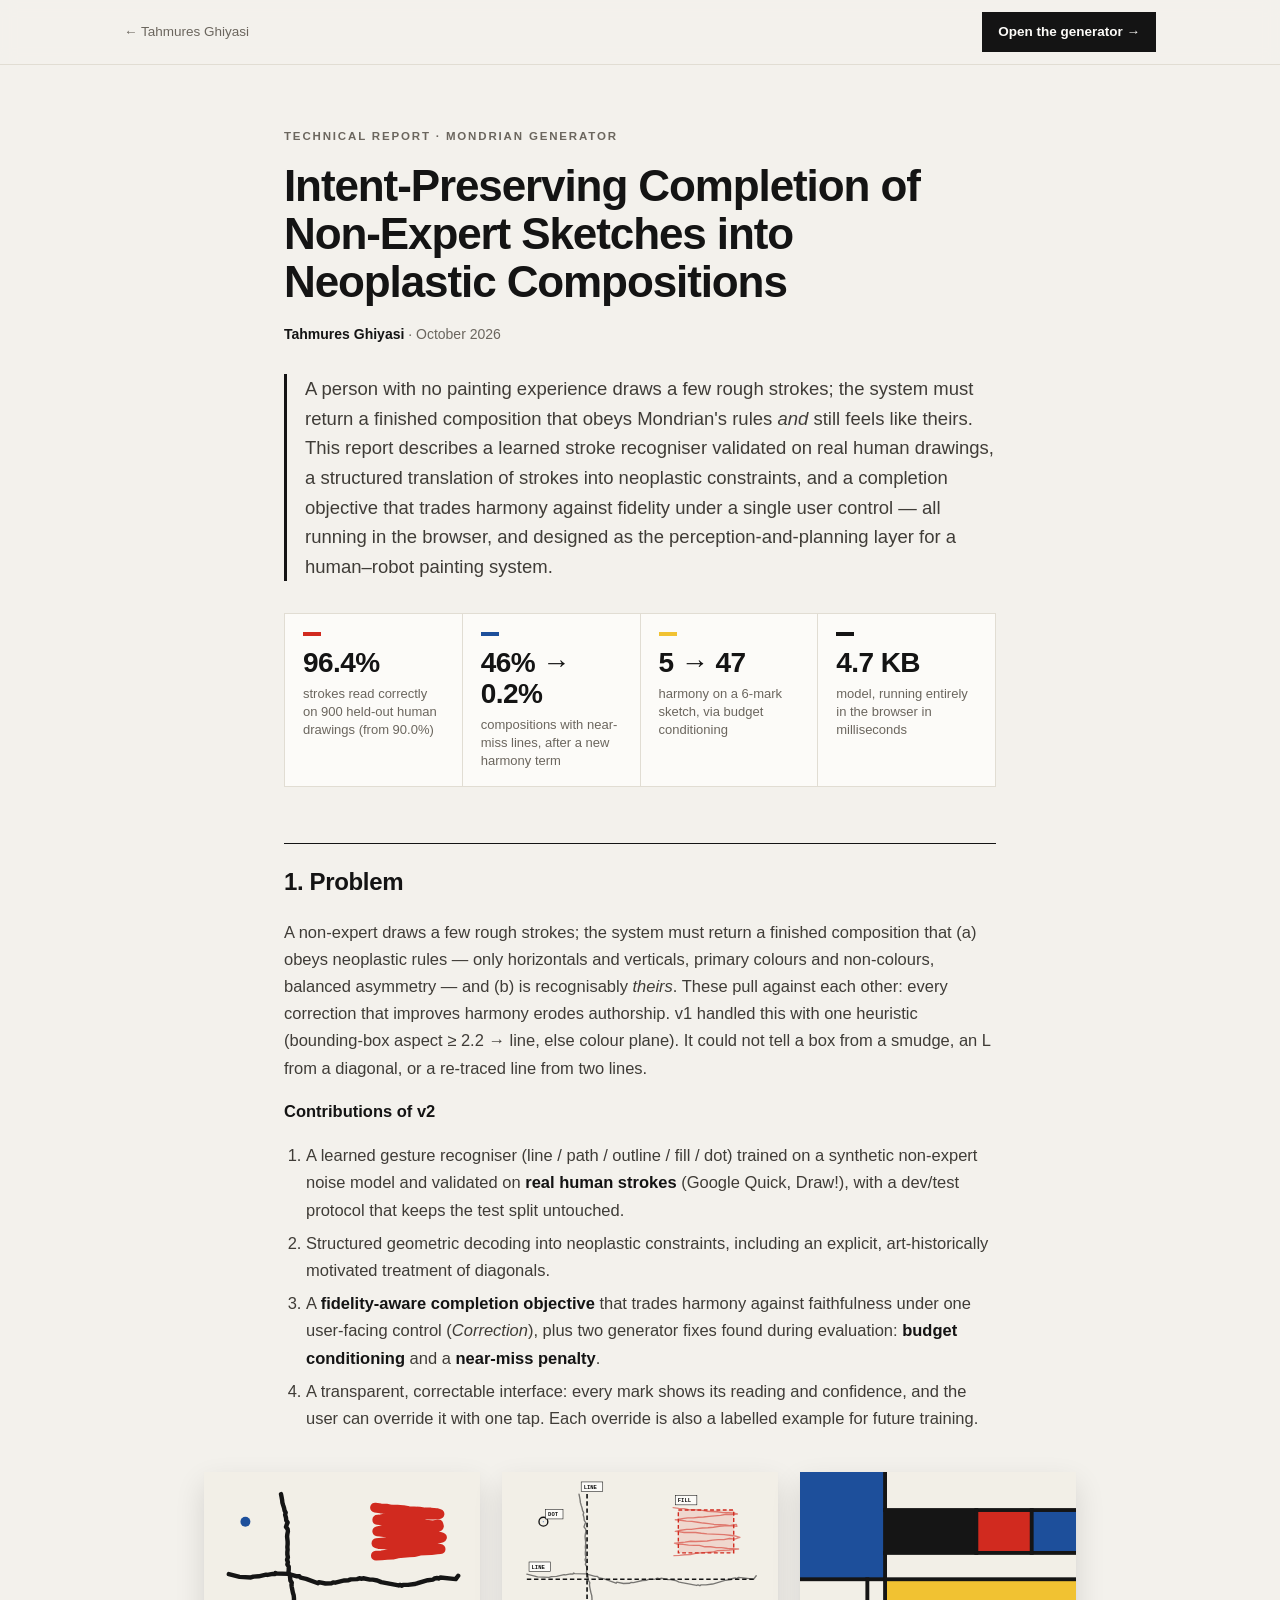
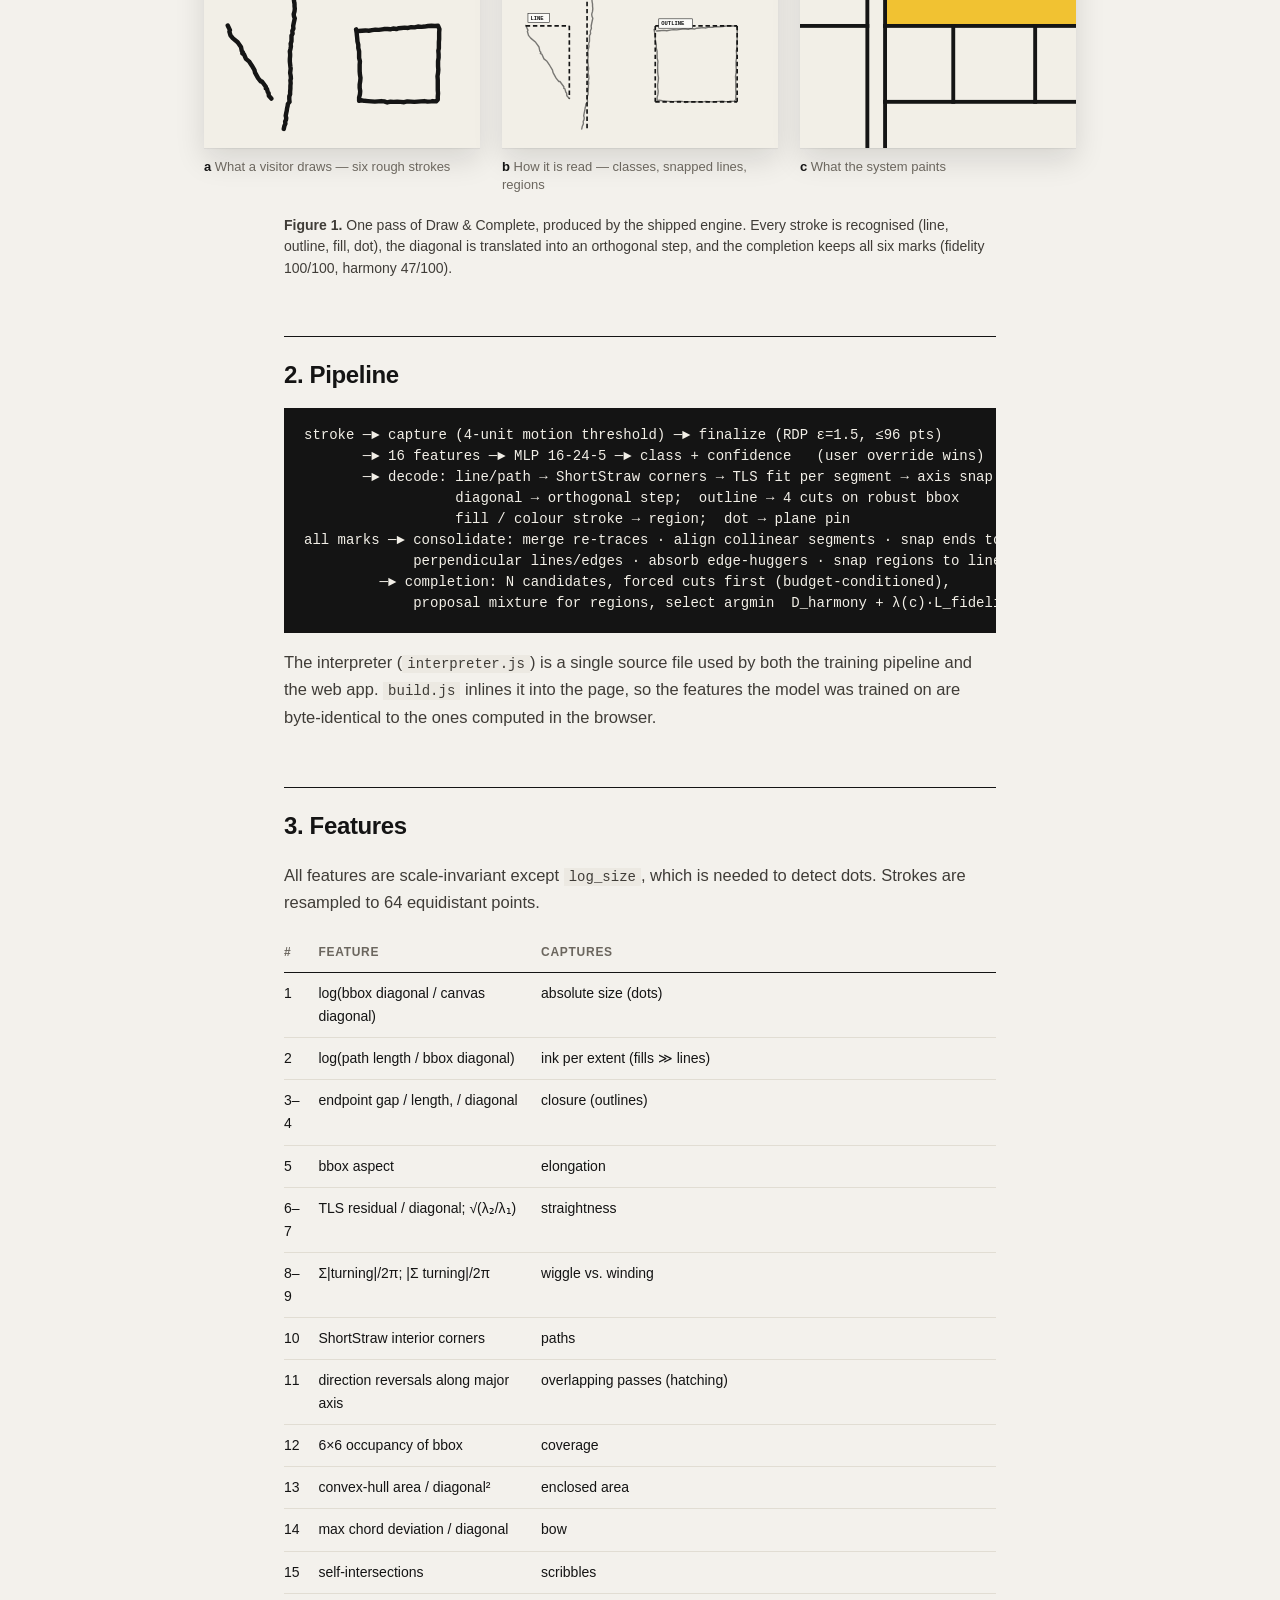
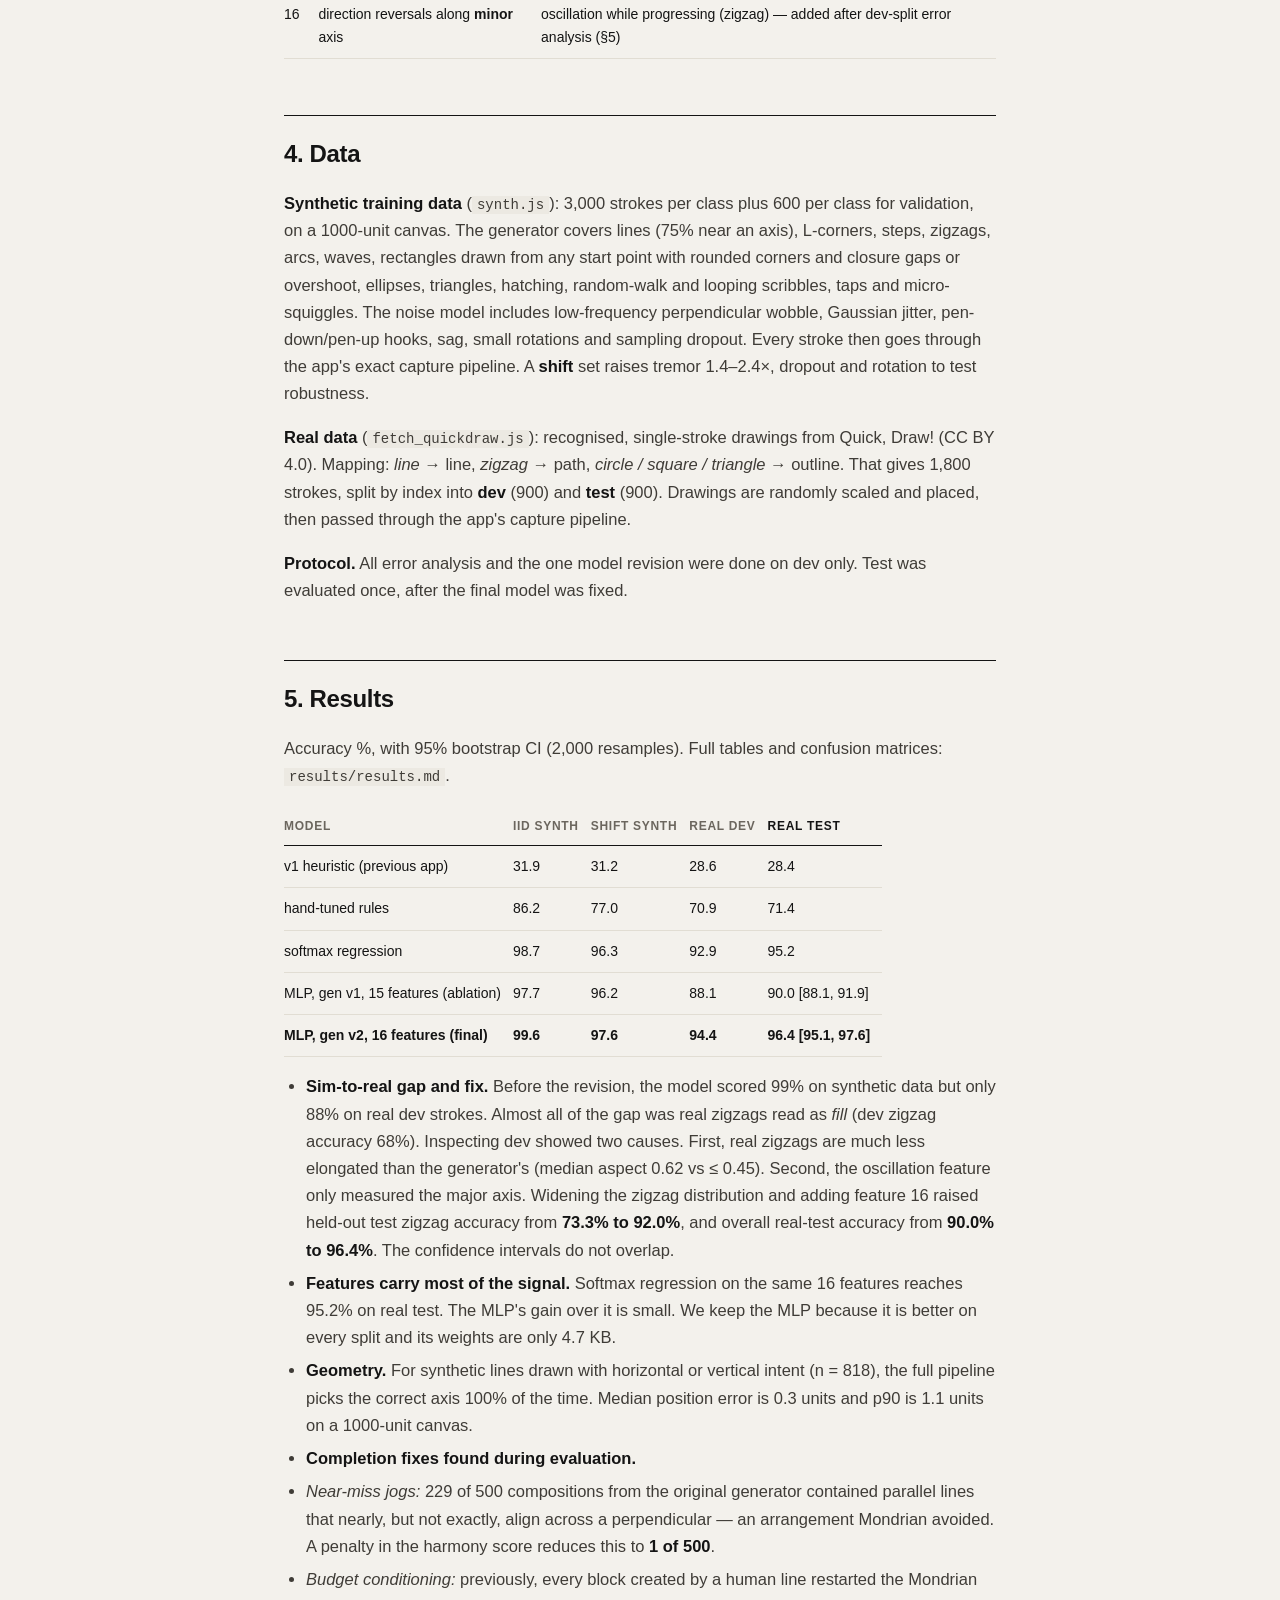
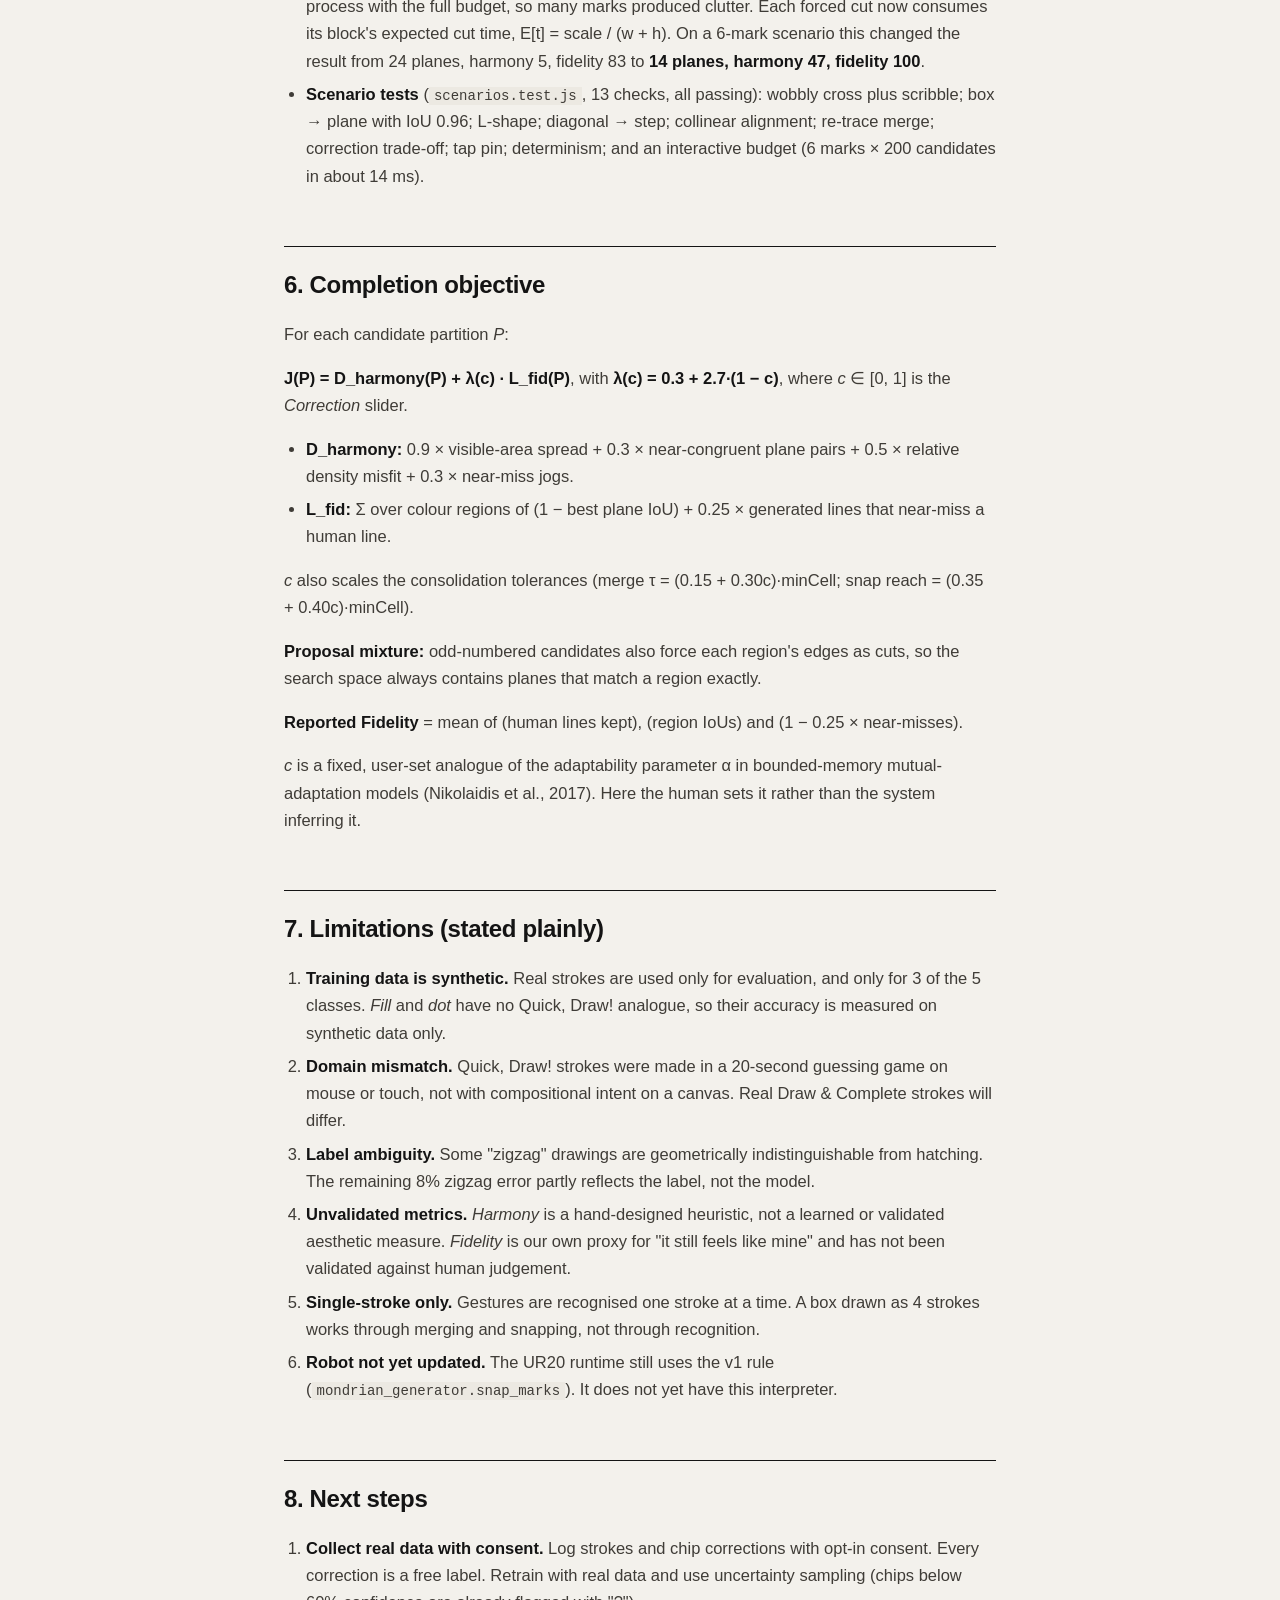
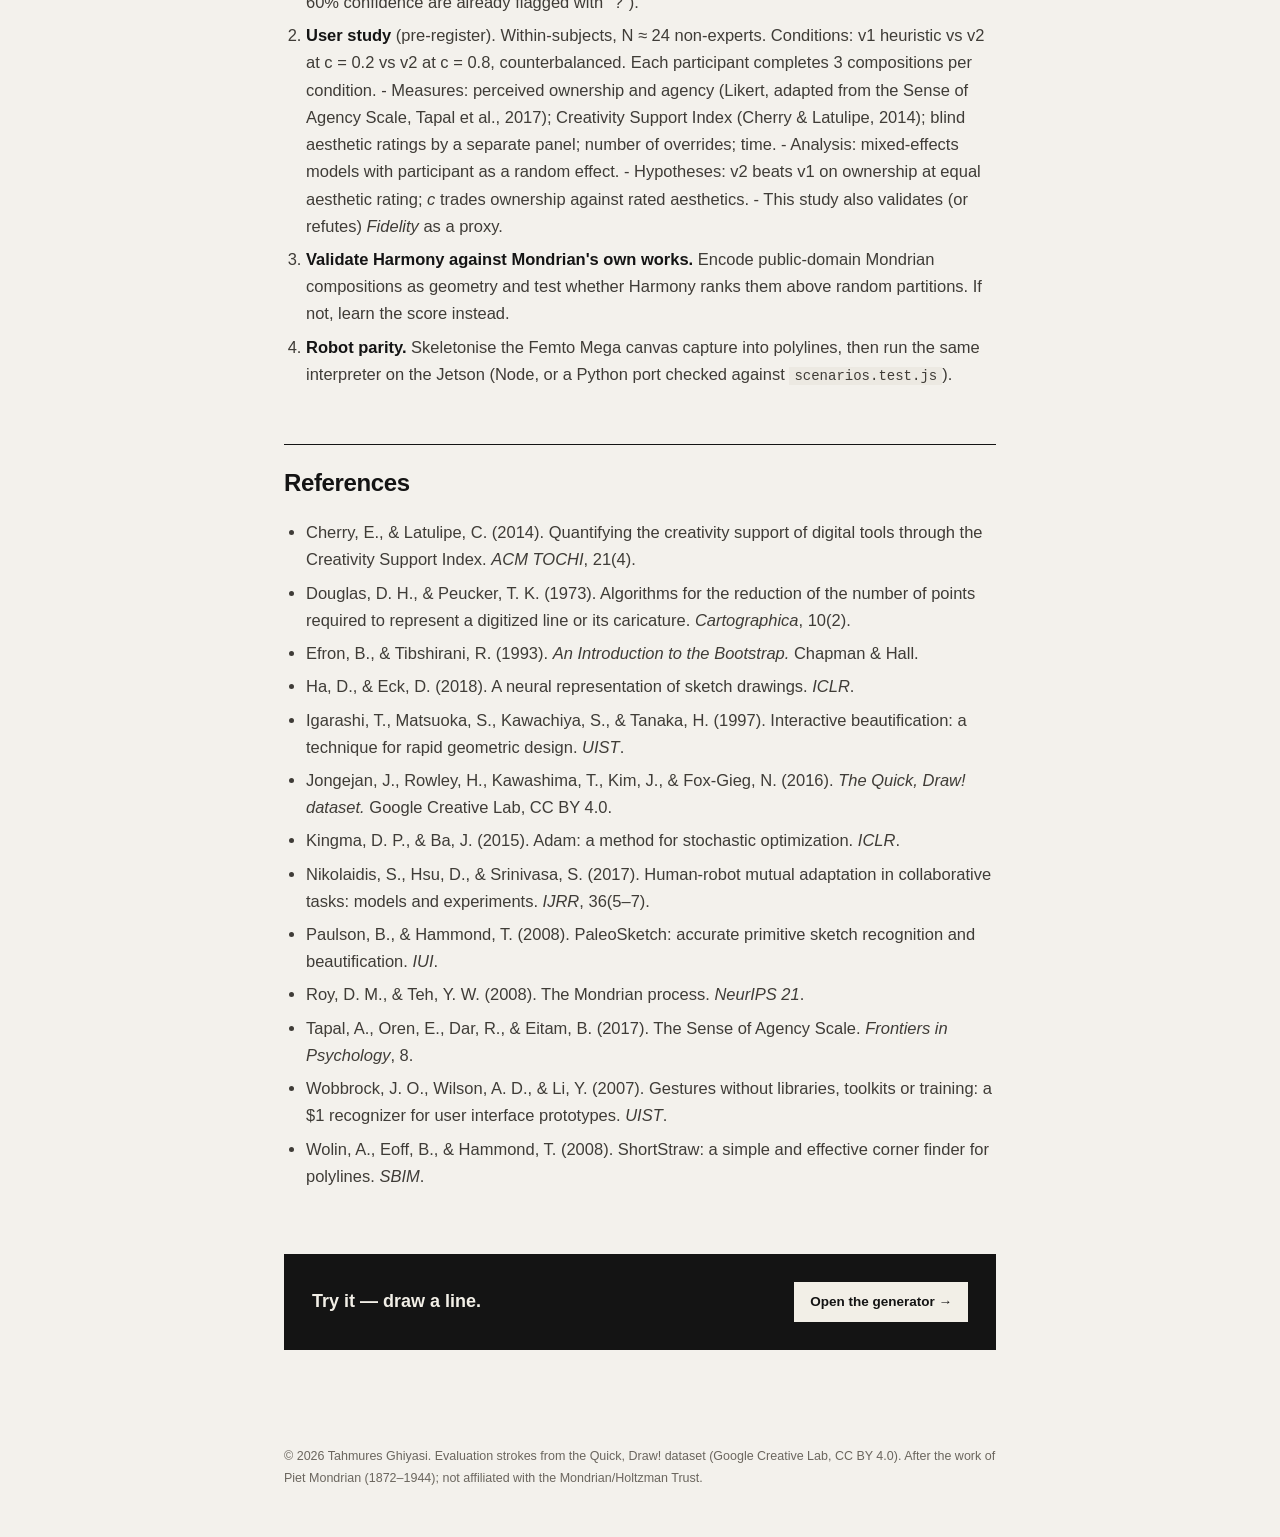
<file: mondrian-generator/report.html>
<!DOCTYPE html>
<html lang="en">
<head>
<meta charset="utf-8">
<meta name="viewport" content="width=device-width, initial-scale=1">
<title>Intent-Preserving Completion of Non-Expert Sketches — Tahmures Ghiyasi</title>
<meta name="description" content="Technical report: a learned stroke recogniser and fidelity-aware completion that turn non-expert sketches into Mondrian-style compositions. 96.4% accuracy on held-out human drawings.">
<meta name="author" content="Tahmures Ghiyasi">
<meta property="og:title" content="Intent-Preserving Completion of Non-Expert Sketches">
<meta property="og:description" content="Technical report behind the Mondrian Generator — Tahmures Ghiyasi.">
<meta property="og:image" content="og-image.png">
<link rel="icon" href="icon-192.png">
<style>
:root{--paper:#F3F1EC;--panel:#FCFBF8;--ink:#141414;--ink-2:#3F3C37;--muted:#6B665E;--rule:#E1DDD3;--red:#D12A1F;--blue:#1D4F9B;--yellow:#F1C232;
  --font:"Helvetica Neue",Helvetica,-apple-system,BlinkMacSystemFont,"Segoe UI",Arial,sans-serif;--mono:ui-monospace,"SF Mono",Menlo,Consolas,monospace}
*{box-sizing:border-box}
html{background:var(--paper)}
body{margin:0;color:var(--ink);font:16.5px/1.65 var(--font);-webkit-font-smoothing:antialiased}
a{color:var(--ink)}
.top{position:sticky;top:0;z-index:5;background:rgba(243,241,236,.92);backdrop-filter:blur(8px);border-bottom:1px solid var(--rule)}
.top-in{max-width:1080px;margin:0 auto;padding:12px 24px;display:flex;justify-content:space-between;align-items:center;gap:16px;font-size:13.5px}
.top a{text-decoration:none}
.top .home{color:var(--muted)}
.top .home:hover{color:var(--ink)}
.btn{display:inline-flex;align-items:center;gap:8px;background:var(--ink);color:#FCFBF8!important;padding:9px 16px;font-weight:600;font-size:13.5px;text-decoration:none}
.btn:hover{background:#2C2B29}
main{max-width:760px;margin:0 auto;padding:56px 24px 96px}
.eyebrow{font-size:11.5px;letter-spacing:.16em;text-transform:uppercase;color:var(--muted);font-weight:700}
h1{font-size:clamp(30px,5vw,44px);line-height:1.08;letter-spacing:-.025em;margin:14px 0 18px;font-weight:700}
.byline{color:var(--muted);font-size:14px;margin-bottom:28px}
.byline b{color:var(--ink)}
.abstract{font-size:18.5px;line-height:1.6;color:var(--ink-2);border-left:3px solid var(--ink);padding-left:18px;margin:0 0 32px}
.keys{display:grid;grid-template-columns:repeat(auto-fit,minmax(160px,1fr));gap:1px;background:var(--rule);border:1px solid var(--rule);margin:0 0 40px}
.key{background:var(--panel);padding:18px 18px 16px}
.key b{display:block;font-size:28px;letter-spacing:-.02em;line-height:1.1}
.key span{display:block;font-size:13px;color:var(--muted);margin-top:6px;line-height:1.4}
.key i{display:block;width:18px;height:4px;margin-bottom:12px}
h2{font-size:24px;letter-spacing:-.015em;margin:56px 0 14px;padding-top:18px;border-top:1px solid var(--ink)}
h3{font-size:17px;margin:32px 0 8px}
p,li{color:var(--ink-2)}
strong{color:var(--ink)}
ul,ol{padding-left:22px}
li{margin:6px 0}
code{font:14px var(--mono);background:#ECE9E2;padding:1px 5px}
pre{background:var(--ink);color:#F2EFE7;padding:18px 20px;overflow-x:auto;font-size:13.5px;line-height:1.55}
pre code{background:none;color:inherit;padding:0}
table{width:100%;border-collapse:collapse;margin:18px 0 8px;font-size:14px;font-variant-numeric:tabular-nums;display:block;overflow-x:auto}
th,td{text-align:left;padding:9px 12px 9px 0;border-bottom:1px solid var(--rule);vertical-align:top}
th{font-size:12px;letter-spacing:.06em;text-transform:uppercase;color:var(--muted);border-bottom:1.5px solid var(--ink)}
.fig{margin:40px -80px 8px}
.panels{display:grid;grid-template-columns:repeat(3,1fr);gap:22px}
.panels .art{background:#fff;box-shadow:0 1px 1px rgba(20,20,20,.06),0 12px 28px rgba(20,20,20,.12)}
.panels svg{display:block;width:100%;height:auto}
.panels p{font-size:13px;color:var(--muted);margin:10px 0 0;line-height:1.4}
.panels p b{color:var(--ink)}
figcaption{font-size:14px;color:var(--ink-2);margin:20px 80px 0;line-height:1.55}
.cta{margin-top:64px;padding:28px;background:var(--ink);color:#F2EFE7;display:flex;justify-content:space-between;align-items:center;gap:20px;flex-wrap:wrap}
.cta p{color:#F2EFE7;margin:0;font-size:18px;font-weight:600}
.cta .btn{background:#F2EFE7;color:var(--ink)!important}
footer{max-width:760px;margin:0 auto;padding:0 24px 48px;font-size:12.5px;color:var(--muted);line-height:1.7}
@media (max-width:1000px){.fig{margin-left:0;margin-right:0}figcaption{margin:16px 0 0}}
@media (max-width:640px){body{font-size:16px}main{padding:36px 18px 72px}.panels{grid-template-columns:1fr;gap:26px;max-width:420px;margin:0 auto}.abstract{font-size:17px}.top-in{padding:10px 16px}.top .home span{display:none}}
@media print{.top,.cta{display:none}body{font-size:11pt}h2{break-after:avoid}.fig{break-inside:avoid;margin:24px 0}}
</style>
</head>
<body>
<header class="top"><div class="top-in">
  <a class="home" href="/">← <span>Tahmures Ghiyasi</span></a>
  <a class="btn" href="index.html">Open the generator →</a>
</div></header>
<main>
  <span class="eyebrow">Technical report · Mondrian Generator</span>
  <h1>Intent-Preserving Completion of Non-Expert Sketches into Neoplastic Compositions</h1>
  <p class="byline"><b>Tahmures Ghiyasi</b> · October 2026</p>
  <p class="abstract">A person with no painting experience draws a few rough strokes; the system must return a finished composition that obeys Mondrian's rules <em>and</em> still feels like theirs. This report describes a learned stroke recogniser validated on real human drawings, a structured translation of strokes into neoplastic constraints, and a completion objective that trades harmony against fidelity under a single user control — all running in the browser, and designed as the perception-and-planning layer for a human–robot painting system.</p>
  <div class="keys">
    <div class="key"><i style="background:var(--red)"></i><b>96.4%</b><span>strokes read correctly on 900 held-out human drawings (from 90.0%)</span></div>
    <div class="key"><i style="background:var(--blue)"></i><b>46% → 0.2%</b><span>compositions with near-miss lines, after a new harmony term</span></div>
    <div class="key"><i style="background:var(--yellow)"></i><b>5 → 47</b><span>harmony on a 6-mark sketch, via budget conditioning</span></div>
    <div class="key"><i style="background:var(--ink)"></i><b>4.7 KB</b><span>model, running entirely in the browser in milliseconds</span></div>
  </div>
<h2>1. Problem</h2>
<p>A non-expert draws a few rough strokes; the system must return a finished composition that (a) obeys neoplastic rules — only horizontals and verticals, primary colours and non-colours, balanced asymmetry — and (b) is recognisably <em>theirs</em>. These pull against each other: every correction that improves harmony erodes authorship. v1 handled this with one heuristic (bounding-box aspect ≥ 2.2 → line, else colour plane). It could not tell a box from a smudge, an L from a diagonal, or a re-traced line from two lines.</p>
<p><strong>Contributions of v2</strong></p>
<ol>
<li>A learned gesture recogniser (line / path / outline / fill / dot) trained on a synthetic non-expert noise model and validated on <strong>real human strokes</strong> (Google Quick, Draw!), with a dev/test protocol that keeps the test split untouched.</li>
<li>Structured geometric decoding into neoplastic constraints, including an explicit, art-historically motivated treatment of diagonals.</li>
<li>A <strong>fidelity-aware completion objective</strong> that trades harmony against faithfulness under one user-facing control (<em>Correction</em>), plus two generator fixes found during evaluation: <strong>budget conditioning</strong> and a <strong>near-miss penalty</strong>.</li>
<li>A transparent, correctable interface: every mark shows its reading and confidence, and the user can override it with one tap. Each override is also a labelled example for future training.</li>
</ol>
<figure class="fig"><div class="panels"><div><div class="art"><svg viewBox="0 0 1000 1000" role="img" xmlns="http://www.w3.org/2000/svg"><rect width="1000" height="1000" fill="#F2EFE7"/><polyline points="90,370 129,380 170,382 179,379 198,378 225,372 230,373 249,369 257,370 259,366 264,368 305,369 337,378 346,378 350,383 370,387 413,403 416,399 440,404 463,403 468,400 476,401 509,393 524,392 532,389 555,388 563,385 572,387 577,385 601,390 611,390 628,393 642,399 705,411 710,409 717,412 721,409 739,409 763,406 811,392 830,390 835,386 845,384 850,386 857,382 912,388 921,376" fill="none" stroke="#151515" stroke-width="16" stroke-linecap="round" stroke-linejoin="round" opacity="1"/><polyline points="279,80 281,90 283,101 284,111 287,121 290,130 292,140 296,147 294,155 297,165 298,175 303,183 300,190 297,199 303,207 304,215 302,225 301,234 302,243 303,252 303,262 302,272 303,282 302,290 302,299 304,309 301,318 304,327 302,335 307,343 307,354 306,364 311,373 312,383 313,393 318,401 317,409 318,417 320,427 322,437 325,447 326,457 326,466 327,473 328,478 328,486 329,495 328,505 325,515 326,523 329,530 327,539 325,548 323,558 324,567 320,576 321,586 317,593 317,603 317,613 314,622 315,632 313,642 311,650 312,659 312,667 311,677 311,687 312,696 313,705 314,712 313,720 312,728 314,738 315,748 313,755 314,765 313,775 313,785 312,796 312,805 309,813 309,823 310,833 304,840 303,848 301,856 300,864 298,873 296,883 298,891 297,898 294,904 295,912 291,921 289,931" fill="none" stroke="#151515" stroke-width="16" stroke-linecap="round" stroke-linejoin="round" opacity="1"/><polyline points="560,576 572,575 585,574 597,575 609,573 621,571 633,572 646,570 654,569 665,569 675,570 685,567 697,569 706,566 716,565 727,564 739,565 751,562 763,563 775,560 788,561 799,560 812,558 824,557 837,558 848,557 853,569 852,581 852,593 852,606 851,616 851,627 851,639 849,648 850,660 850,673 848,685 848,696 848,704 849,716 848,728 846,740 847,753 847,765 847,777 847,790 848,802 847,813 847,825 841,831 829,830 823,831 810,832 798,830 786,831 774,832 762,833 749,832 737,831 725,834 712,833 700,832 687,833 676,832 664,835 653,831 642,830 631,831 619,832 606,831 594,830 581,829 569,827 562,829 562,817 565,805 566,794 564,782 564,770 566,758 567,746 565,734 564,722 564,711 564,698 565,686 562,674 562,662 562,650 559,638 559,626 556,614 555,601 554,592 553,582 551,570" fill="none" stroke="#151515" stroke-width="16" stroke-linecap="round" stroke-linejoin="round" opacity="1"/><polyline points="620,129 640,132 660,133 680,137 701,137 721,138 741,142 761,143 780,144 801,147 822,147 842,149 853,152 832,154 812,153 792,157 771,159 751,161 730,163 712,164 693,166 673,166 653,169 634,173 628,173 648,175 668,178 688,179 709,182 729,185 749,187 768,190 789,191 810,192 831,195 851,197 849,190 828,194 807,195 787,197 766,200 746,202 726,203 705,205 686,208 669,208 648,211 628,215 639,216 660,219 680,219 701,219 722,222 743,224 763,225 784,226 805,227 825,229 845,232 862,237 843,243 824,241 804,245 783,245 763,247 743,250 722,251 702,252 684,251 663,254 644,256 625,258 635,261 656,262 676,265 696,266 715,266 735,271 756,271 776,274 796,274 817,277 837,278 857,279 844,280 823,283 802,284 781,285 763,290 743,291 722,293 702,295 683,299 662,300 643,302 623,303" fill="none" stroke="#D12A1F" stroke-width="36" stroke-linecap="round" stroke-linejoin="round" opacity="1"/><polyline points="86,556 94,573 92,578 96,592 104,602 122,617 134,634 137,649 141,653 139,657 145,661 152,677 163,686 173,701 183,718 185,727 196,747 206,759 210,759 224,778 224,784 228,786 231,797 234,801 235,811 244,821" fill="none" stroke="#151515" stroke-width="16" stroke-linecap="round" stroke-linejoin="round" opacity="1"/><polyline points="150,180 150,180" fill="none" stroke="#1D4F9B" stroke-width="36" stroke-linecap="round" stroke-linejoin="round" opacity="1"/></svg></div><p><b>a</b> What a visitor draws — six rough strokes</p></div><div><div class="art"><svg viewBox="0 0 1000 1000" role="img" xmlns="http://www.w3.org/2000/svg"><rect width="1000" height="1000" fill="#F2EFE7"/><polyline points="90,370 129,380 170,382 179,379 198,378 225,372 230,373 249,369 257,370 259,366 264,368 305,369 337,378 346,378 350,383 370,387 413,403 416,399 440,404 463,403 468,400 476,401 509,393 524,392 532,389 555,388 563,385 572,387 577,385 601,390 611,390 628,393 642,399 705,411 710,409 717,412 721,409 739,409 763,406 811,392 830,390 835,386 845,384 850,386 857,382 912,388 921,376" fill="none" stroke="#151515" stroke-width="5" stroke-linecap="round" stroke-linejoin="round" opacity="0.55"/><polyline points="279,80 281,90 283,101 284,111 287,121 290,130 292,140 296,147 294,155 297,165 298,175 303,183 300,190 297,199 303,207 304,215 302,225 301,234 302,243 303,252 303,262 302,272 303,282 302,290 302,299 304,309 301,318 304,327 302,335 307,343 307,354 306,364 311,373 312,383 313,393 318,401 317,409 318,417 320,427 322,437 325,447 326,457 326,466 327,473 328,478 328,486 329,495 328,505 325,515 326,523 329,530 327,539 325,548 323,558 324,567 320,576 321,586 317,593 317,603 317,613 314,622 315,632 313,642 311,650 312,659 312,667 311,677 311,687 312,696 313,705 314,712 313,720 312,728 314,738 315,748 313,755 314,765 313,775 313,785 312,796 312,805 309,813 309,823 310,833 304,840 303,848 301,856 300,864 298,873 296,883 298,891 297,898 294,904 295,912 291,921 289,931" fill="none" stroke="#151515" stroke-width="5" stroke-linecap="round" stroke-linejoin="round" opacity="0.55"/><polyline points="560,576 572,575 585,574 597,575 609,573 621,571 633,572 646,570 654,569 665,569 675,570 685,567 697,569 706,566 716,565 727,564 739,565 751,562 763,563 775,560 788,561 799,560 812,558 824,557 837,558 848,557 853,569 852,581 852,593 852,606 851,616 851,627 851,639 849,648 850,660 850,673 848,685 848,696 848,704 849,716 848,728 846,740 847,753 847,765 847,777 847,790 848,802 847,813 847,825 841,831 829,830 823,831 810,832 798,830 786,831 774,832 762,833 749,832 737,831 725,834 712,833 700,832 687,833 676,832 664,835 653,831 642,830 631,831 619,832 606,831 594,830 581,829 569,827 562,829 562,817 565,805 566,794 564,782 564,770 566,758 567,746 565,734 564,722 564,711 564,698 565,686 562,674 562,662 562,650 559,638 559,626 556,614 555,601 554,592 553,582 551,570" fill="none" stroke="#151515" stroke-width="5" stroke-linecap="round" stroke-linejoin="round" opacity="0.55"/><polyline points="620,129 640,132 660,133 680,137 701,137 721,138 741,142 761,143 780,144 801,147 822,147 842,149 853,152 832,154 812,153 792,157 771,159 751,161 730,163 712,164 693,166 673,166 653,169 634,173 628,173 648,175 668,178 688,179 709,182 729,185 749,187 768,190 789,191 810,192 831,195 851,197 849,190 828,194 807,195 787,197 766,200 746,202 726,203 705,205 686,208 669,208 648,211 628,215 639,216 660,219 680,219 701,219 722,222 743,224 763,225 784,226 805,227 825,229 845,232 862,237 843,243 824,241 804,245 783,245 763,247 743,250 722,251 702,252 684,251 663,254 644,256 625,258 635,261 656,262 676,265 696,266 715,266 735,271 756,271 776,274 796,274 817,277 837,278 857,279 844,280 823,283 802,284 781,285 763,290 743,291 722,293 702,295 683,299 662,300 643,302 623,303" fill="none" stroke="#D12A1F" stroke-width="5" stroke-linecap="round" stroke-linejoin="round" opacity="0.55"/><polyline points="86,556 94,573 92,578 96,592 104,602 122,617 134,634 137,649 141,653 139,657 145,661 152,677 163,686 173,701 183,718 185,727 196,747 206,759 210,759 224,778 224,784 228,786 231,797 234,801 235,811 244,821" fill="none" stroke="#151515" stroke-width="5" stroke-linecap="round" stroke-linejoin="round" opacity="0.55"/><polyline points="150,180 150,180" fill="none" stroke="#1D4F9B" stroke-width="5" stroke-linecap="round" stroke-linejoin="round" opacity="0.55"/><rect x="638.9" y="137.8" width="200.7" height="155.4" fill="#D12A1F" fill-opacity=".12" stroke="#D12A1F" stroke-width="5" stroke-dasharray="14 9"/><line x1="90.0" y1="388.6" x2="921.0" y2="388.6" stroke="#141414" stroke-width="6" stroke-dasharray="16 10"/><line x1="555.3" y1="557.7" x2="852.0" y2="557.7" stroke="#141414" stroke-width="6" stroke-dasharray="16 10"/><line x1="555.3" y1="832.7" x2="852.0" y2="832.7" stroke="#141414" stroke-width="6" stroke-dasharray="16 10"/><line x1="86.0" y1="557.7" x2="244.0" y2="557.7" stroke="#141414" stroke-width="6" stroke-dasharray="16 10"/><line x1="308.2" y1="80.0" x2="308.2" y2="931.0" stroke="#141414" stroke-width="6" stroke-dasharray="16 10"/><line x1="555.3" y1="557.7" x2="555.3" y2="832.7" stroke="#141414" stroke-width="6" stroke-dasharray="16 10"/><line x1="852.0" y1="557.7" x2="852.0" y2="832.7" stroke="#141414" stroke-width="6" stroke-dasharray="16 10"/><line x1="244.0" y1="557.7" x2="244.0" y2="821.0" stroke="#141414" stroke-width="6" stroke-dasharray="16 10"/><circle cx="150.0" cy="180.0" r="16" fill="none" stroke="#141414" stroke-width="5"/><rect x="98" y="326" width="78" height="34" fill="#FCFBF8" stroke="#141414" stroke-width="2"/><text x="107" y="350" font-family="ui-monospace,Menlo,monospace" font-weight="700" font-size="20" fill="#141414">LINE</text><rect x="287" y="36" width="78" height="34" fill="#FCFBF8" stroke="#141414" stroke-width="2"/><text x="296" y="60" font-family="ui-monospace,Menlo,monospace" font-weight="700" font-size="20" fill="#141414">LINE</text><rect x="568" y="532" width="123" height="34" fill="#FCFBF8" stroke="#141414" stroke-width="2"/><text x="577" y="556" font-family="ui-monospace,Menlo,monospace" font-weight="700" font-size="20" fill="#141414">OUTLINE</text><rect x="628" y="85" width="78" height="34" fill="#FCFBF8" stroke="#141414" stroke-width="2"/><text x="637" y="109" font-family="ui-monospace,Menlo,monospace" font-weight="700" font-size="20" fill="#141414">FILL</text><rect x="94" y="512" width="78" height="34" fill="#FCFBF8" stroke="#141414" stroke-width="2"/><text x="103" y="536" font-family="ui-monospace,Menlo,monospace" font-weight="700" font-size="20" fill="#141414">LINE</text><rect x="158" y="136" width="63" height="34" fill="#FCFBF8" stroke="#141414" stroke-width="2"/><text x="167" y="160" font-family="ui-monospace,Menlo,monospace" font-weight="700" font-size="20" fill="#141414">DOT</text></svg></div><p><b>b</b> How it is read — classes, snapped lines, regions</p></div><div><div class="art"><svg viewBox="0 0 1000 1000" role="img" xmlns="http://www.w3.org/2000/svg"><rect width="1000" height="1000" fill="#F2EFE7"/><rect x="0.0" y="0.0" width="308.2" height="388.6" fill="#1D4F9B"/><rect x="0.0" y="388.6" width="244.0" height="169.1" fill="#F2EFE7"/><rect x="0.0" y="557.7" width="244.0" height="442.3" fill="#F2EFE7"/><rect x="244.0" y="388.6" width="64.2" height="611.4" fill="#F2EFE7"/><rect x="308.2" y="0.0" width="691.8" height="137.8" fill="#F2EFE7"/><rect x="308.2" y="137.8" width="330.7" height="155.4" fill="#151515"/><rect x="638.9" y="137.8" width="200.7" height="155.4" fill="#D12A1F"/><rect x="839.5" y="137.8" width="160.5" height="155.4" fill="#1D4F9B"/><rect x="308.2" y="293.2" width="691.8" height="95.4" fill="#F2EFE7"/><rect x="308.2" y="388.6" width="691.8" height="169.1" fill="#F1C232"/><rect x="308.2" y="557.7" width="247.1" height="275.0" fill="#F2EFE7"/><rect x="555.3" y="557.7" width="296.7" height="275.0" fill="#F2EFE7"/><rect x="852.0" y="557.7" width="148.0" height="275.0" fill="#F2EFE7"/><rect x="308.2" y="832.7" width="691.8" height="167.3" fill="#F2EFE7"/><rect x="301.2" y="-7.0" width="14.0" height="1014.0" fill="#151515"/><rect x="-7.0" y="381.6" width="322.2" height="14.0" fill="#151515"/><rect x="301.2" y="381.6" width="705.8" height="14.0" fill="#151515"/><rect x="301.2" y="550.7" width="705.8" height="14.0" fill="#151515"/><rect x="301.2" y="825.7" width="705.8" height="14.0" fill="#151515"/><rect x="548.3" y="550.7" width="14.0" height="289.0" fill="#151515"/><rect x="845.0" y="550.7" width="14.0" height="289.0" fill="#151515"/><rect x="237.0" y="381.6" width="14.0" height="625.4" fill="#151515"/><rect x="-7.0" y="550.7" width="258.0" height="14.0" fill="#151515"/><rect x="301.2" y="130.8" width="705.8" height="14.0" fill="#151515"/><rect x="301.2" y="286.2" width="705.8" height="14.0" fill="#151515"/><rect x="631.9" y="130.8" width="14.0" height="169.4" fill="#151515"/><rect x="832.5" y="130.8" width="14.0" height="169.4" fill="#151515"/></svg></div><p><b>c</b> What the system paints</p></div></div><figcaption><b>Figure 1.</b> One pass of Draw &amp; Complete, produced by the shipped engine. Every stroke is recognised (line, outline, fill, dot), the diagonal is translated into an orthogonal step, and the completion keeps all six marks (fidelity 100/100, harmony 47/100).</figcaption></figure>
<h2>2. Pipeline</h2>
<pre><code>stroke ─► capture (4-unit motion threshold) ─► finalize (RDP ε=1.5, ≤96 pts)
       ─► 16 features ─► MLP 16-24-5 ─► class + confidence   (user override wins)
       ─► decode: line/path → ShortStraw corners → TLS fit per segment → axis snap (±25°)
                  diagonal → orthogonal step;  outline → 4 cuts on robust bbox
                  fill / colour stroke → region;  dot → plane pin
all marks ─► consolidate: merge re-traces · align collinear segments · snap ends to
             perpendicular lines/edges · absorb edge-huggers · snap regions to lines
         ─► completion: N candidates, forced cuts first (budget-conditioned),
             proposal mixture for regions, select argmin  D_harmony + λ(c)·L_fidelity
</code></pre>
<p>The interpreter (<code>interpreter.js</code>) is a single source file used by both the training pipeline and the web app. <code>build.js</code> inlines it into the page, so the features the model was trained on are byte-identical to the ones computed in the browser.</p>
<h2>3. Features</h2>
<p>All features are scale-invariant except <code>log_size</code>, which is needed to detect dots. Strokes are resampled to 64 equidistant points.</p>
<table>
<thead>
<tr>
<th>#</th>
<th>Feature</th>
<th>Captures</th>
</tr>
</thead>
<tbody>
<tr>
<td>1</td>
<td>log(bbox diagonal / canvas diagonal)</td>
<td>absolute size (dots)</td>
</tr>
<tr>
<td>2</td>
<td>log(path length / bbox diagonal)</td>
<td>ink per extent (fills ≫ lines)</td>
</tr>
<tr>
<td>3–4</td>
<td>endpoint gap / length, / diagonal</td>
<td>closure (outlines)</td>
</tr>
<tr>
<td>5</td>
<td>bbox aspect</td>
<td>elongation</td>
</tr>
<tr>
<td>6–7</td>
<td>TLS residual / diagonal; √(λ₂/λ₁)</td>
<td>straightness</td>
</tr>
<tr>
<td>8–9</td>
<td>Σ|turning|/2π; |Σ turning|/2π</td>
<td>wiggle vs. winding</td>
</tr>
<tr>
<td>10</td>
<td>ShortStraw interior corners</td>
<td>paths</td>
</tr>
<tr>
<td>11</td>
<td>direction reversals along major axis</td>
<td>overlapping passes (hatching)</td>
</tr>
<tr>
<td>12</td>
<td>6×6 occupancy of bbox</td>
<td>coverage</td>
</tr>
<tr>
<td>13</td>
<td>convex-hull area / diagonal²</td>
<td>enclosed area</td>
</tr>
<tr>
<td>14</td>
<td>max chord deviation / diagonal</td>
<td>bow</td>
</tr>
<tr>
<td>15</td>
<td>self-intersections</td>
<td>scribbles</td>
</tr>
<tr>
<td>16</td>
<td>direction reversals along <strong>minor</strong> axis</td>
<td>oscillation while progressing (zigzag) — added after dev-split error analysis (§5)</td>
</tr>
</tbody>
</table>
<h2>4. Data</h2>
<p><strong>Synthetic training data</strong> (<code>synth.js</code>): 3,000 strokes per class plus 600 per class for validation, on a 1000-unit canvas. The generator covers lines (75% near an axis), L-corners, steps, zigzags, arcs, waves, rectangles drawn from any start point with rounded corners and closure gaps or overshoot, ellipses, triangles, hatching, random-walk and looping scribbles, taps and micro-squiggles. The noise model includes low-frequency perpendicular wobble, Gaussian jitter, pen-down/pen-up hooks, sag, small rotations and sampling dropout. Every stroke then goes through the app's exact capture pipeline. A <strong>shift</strong> set raises tremor 1.4–2.4×, dropout and rotation to test robustness.</p>
<p><strong>Real data</strong> (<code>fetch_quickdraw.js</code>): recognised, single-stroke drawings from Quick, Draw! (CC BY 4.0). Mapping: <em>line</em> → line, <em>zigzag</em> → path, <em>circle / square / triangle</em> → outline. That gives 1,800 strokes, split by index into <strong>dev</strong> (900) and <strong>test</strong> (900). Drawings are randomly scaled and placed, then passed through the app's capture pipeline.</p>
<p><strong>Protocol.</strong> All error analysis and the one model revision were done on dev only. Test was evaluated once, after the final model was fixed.</p>
<h2>5. Results</h2>
<p>Accuracy %, with 95% bootstrap CI (2,000 resamples). Full tables and confusion matrices: <code>results/results.md</code>.</p>
<table>
<thead>
<tr>
<th>Model</th>
<th>iid synth</th>
<th>shift synth</th>
<th>real dev</th>
<th><strong>real test</strong></th>
</tr>
</thead>
<tbody>
<tr>
<td>v1 heuristic (previous app)</td>
<td>31.9</td>
<td>31.2</td>
<td>28.6</td>
<td>28.4</td>
</tr>
<tr>
<td>hand-tuned rules</td>
<td>86.2</td>
<td>77.0</td>
<td>70.9</td>
<td>71.4</td>
</tr>
<tr>
<td>softmax regression</td>
<td>98.7</td>
<td>96.3</td>
<td>92.9</td>
<td>95.2</td>
</tr>
<tr>
<td>MLP, gen v1, 15 features (ablation)</td>
<td>97.7</td>
<td>96.2</td>
<td>88.1</td>
<td>90.0 [88.1, 91.9]</td>
</tr>
<tr>
<td><strong>MLP, gen v2, 16 features (final)</strong></td>
<td><strong>99.6</strong></td>
<td><strong>97.6</strong></td>
<td><strong>94.4</strong></td>
<td><strong>96.4 [95.1, 97.6]</strong></td>
</tr>
</tbody>
</table>
<ul>
<li><strong>Sim-to-real gap and fix.</strong> Before the revision, the model scored 99% on synthetic data but only 88% on real dev strokes. Almost all of the gap was real zigzags read as <em>fill</em> (dev zigzag accuracy 68%). Inspecting dev showed two causes. First, real zigzags are much less elongated than the generator's (median aspect 0.62 vs ≤ 0.45). Second, the oscillation feature only measured the major axis. Widening the zigzag distribution and adding feature 16 raised held-out test zigzag accuracy from <strong>73.3% to 92.0%</strong>, and overall real-test accuracy from <strong>90.0% to 96.4%</strong>. The confidence intervals do not overlap.</li>
<li><strong>Features carry most of the signal.</strong> Softmax regression on the same 16 features reaches 95.2% on real test. The MLP's gain over it is small. We keep the MLP because it is better on every split and its weights are only 4.7 KB.</li>
<li><strong>Geometry.</strong> For synthetic lines drawn with horizontal or vertical intent (n = 818), the full pipeline picks the correct axis 100% of the time. Median position error is 0.3 units and p90 is 1.1 units on a 1000-unit canvas.</li>
<li><strong>Completion fixes found during evaluation.</strong></li>
<li><em>Near-miss jogs:</em> 229 of 500 compositions from the original generator contained parallel lines that nearly, but not exactly, align across a perpendicular — an arrangement Mondrian avoided. A penalty in the harmony score reduces this to <strong>1 of 500</strong>.</li>
<li><em>Budget conditioning:</em> previously, every block created by a human line restarted the Mondrian process with the full budget, so many marks produced clutter. Each forced cut now consumes its block's expected cut time, E[t] = scale / (w + h). On a 6-mark scenario this changed the result from 24 planes, harmony 5, fidelity 83 to <strong>14 planes, harmony 47, fidelity 100</strong>.</li>
<li><strong>Scenario tests</strong> (<code>scenarios.test.js</code>, 13 checks, all passing): wobbly cross plus scribble; box → plane with IoU 0.96; L-shape; diagonal → step; collinear alignment; re-trace merge; correction trade-off; tap pin; determinism; and an interactive budget (6 marks × 200 candidates in about 14 ms).</li>
</ul>
<h2>6. Completion objective</h2>
<p>For each candidate partition <em>P</em>:</p>
<p><strong>J(P) = D_harmony(P) + λ(c) · L_fid(P)</strong>, with <strong>λ(c) = 0.3 + 2.7·(1 − c)</strong>, where <em>c</em> ∈ [0, 1] is the <em>Correction</em> slider.</p>
<ul>
<li><strong>D_harmony:</strong> 0.9 × visible-area spread + 0.3 × near-congruent plane pairs + 0.5 × relative density misfit + 0.3 × near-miss jogs.</li>
<li><strong>L_fid:</strong> Σ over colour regions of (1 − best plane IoU) + 0.25 × generated lines that near-miss a human line.</li>
</ul>
<p><em>c</em> also scales the consolidation tolerances (merge τ = (0.15 + 0.30c)·minCell; snap reach = (0.35 + 0.40c)·minCell).</p>
<p><strong>Proposal mixture:</strong> odd-numbered candidates also force each region's edges as cuts, so the search space always contains planes that match a region exactly.</p>
<p><strong>Reported Fidelity</strong> = mean of (human lines kept), (region IoUs) and (1 − 0.25 × near-misses).</p>
<p><em>c</em> is a fixed, user-set analogue of the adaptability parameter α in bounded-memory mutual-adaptation models (Nikolaidis et al., 2017). Here the human sets it rather than the system inferring it.</p>
<h2>7. Limitations (stated plainly)</h2>
<ol>
<li><strong>Training data is synthetic.</strong> Real strokes are used only for evaluation, and only for 3 of the 5 classes. <em>Fill</em> and <em>dot</em> have no Quick, Draw! analogue, so their accuracy is measured on synthetic data only.</li>
<li><strong>Domain mismatch.</strong> Quick, Draw! strokes were made in a 20-second guessing game on mouse or touch, not with compositional intent on a canvas. Real Draw &amp; Complete strokes will differ.</li>
<li><strong>Label ambiguity.</strong> Some "zigzag" drawings are geometrically indistinguishable from hatching. The remaining 8% zigzag error partly reflects the label, not the model.</li>
<li><strong>Unvalidated metrics.</strong> <em>Harmony</em> is a hand-designed heuristic, not a learned or validated aesthetic measure. <em>Fidelity</em> is our own proxy for "it still feels like mine" and has not been validated against human judgement.</li>
<li><strong>Single-stroke only.</strong> Gestures are recognised one stroke at a time. A box drawn as 4 strokes works through merging and snapping, not through recognition.</li>
<li><strong>Robot not yet updated.</strong> The UR20 runtime still uses the v1 rule (<code>mondrian_generator.snap_marks</code>). It does not yet have this interpreter.</li>
</ol>
<h2>8. Next steps</h2>
<ol>
<li><strong>Collect real data with consent.</strong> Log strokes and chip corrections with opt-in consent. Every correction is a free label. Retrain with real data and use uncertainty sampling (chips below 60% confidence are already flagged with "?").</li>
<li><strong>User study</strong> (pre-register). Within-subjects, N ≈ 24 non-experts. Conditions: v1 heuristic vs v2 at c = 0.2 vs v2 at c = 0.8, counterbalanced. Each participant completes 3 compositions per condition.
   - Measures: perceived ownership and agency (Likert, adapted from the Sense of Agency Scale, Tapal et al., 2017); Creativity Support Index (Cherry &amp; Latulipe, 2014); blind aesthetic ratings by a separate panel; number of overrides; time.
   - Analysis: mixed-effects models with participant as a random effect.
   - Hypotheses: v2 beats v1 on ownership at equal aesthetic rating; <em>c</em> trades ownership against rated aesthetics.
   - This study also validates (or refutes) <em>Fidelity</em> as a proxy.</li>
<li><strong>Validate Harmony against Mondrian's own works.</strong> Encode public-domain Mondrian compositions as geometry and test whether Harmony ranks them above random partitions. If not, learn the score instead.</li>
<li><strong>Robot parity.</strong> Skeletonise the Femto Mega canvas capture into polylines, then run the same interpreter on the Jetson (Node, or a Python port checked against <code>scenarios.test.js</code>).</li>
</ol>
<h2>References</h2>
<ul>
<li>Cherry, E., &amp; Latulipe, C. (2014). Quantifying the creativity support of digital tools through the Creativity Support Index. <em>ACM TOCHI</em>, 21(4).</li>
<li>Douglas, D. H., &amp; Peucker, T. K. (1973). Algorithms for the reduction of the number of points required to represent a digitized line or its caricature. <em>Cartographica</em>, 10(2).</li>
<li>Efron, B., &amp; Tibshirani, R. (1993). <em>An Introduction to the Bootstrap.</em> Chapman &amp; Hall.</li>
<li>Ha, D., &amp; Eck, D. (2018). A neural representation of sketch drawings. <em>ICLR</em>.</li>
<li>Igarashi, T., Matsuoka, S., Kawachiya, S., &amp; Tanaka, H. (1997). Interactive beautification: a technique for rapid geometric design. <em>UIST</em>.</li>
<li>Jongejan, J., Rowley, H., Kawashima, T., Kim, J., &amp; Fox-Gieg, N. (2016). <em>The Quick, Draw! dataset.</em> Google Creative Lab, CC BY 4.0.</li>
<li>Kingma, D. P., &amp; Ba, J. (2015). Adam: a method for stochastic optimization. <em>ICLR</em>.</li>
<li>Nikolaidis, S., Hsu, D., &amp; Srinivasa, S. (2017). Human-robot mutual adaptation in collaborative tasks: models and experiments. <em>IJRR</em>, 36(5–7).</li>
<li>Paulson, B., &amp; Hammond, T. (2008). PaleoSketch: accurate primitive sketch recognition and beautification. <em>IUI</em>.</li>
<li>Roy, D. M., &amp; Teh, Y. W. (2008). The Mondrian process. <em>NeurIPS 21</em>.</li>
<li>Tapal, A., Oren, E., Dar, R., &amp; Eitam, B. (2017). The Sense of Agency Scale. <em>Frontiers in Psychology</em>, 8.</li>
<li>Wobbrock, J. O., Wilson, A. D., &amp; Li, Y. (2007). Gestures without libraries, toolkits or training: a $1 recognizer for user interface prototypes. <em>UIST</em>.</li>
<li>Wolin, A., Eoff, B., &amp; Hammond, T. (2008). ShortStraw: a simple and effective corner finder for polylines. <em>SBIM</em>.</li>
</ul>
  <div class="cta"><p>Try it — draw a line.</p><a class="btn" href="index.html">Open the generator →</a></div>
</main>
<footer>© 2026 Tahmures Ghiyasi. Evaluation strokes from the Quick, Draw! dataset (Google Creative Lab, CC BY 4.0). After the work of Piet Mondrian (1872–1944); not affiliated with the Mondrian/Holtzman Trust.</footer>
</body>
</html>
</file>
